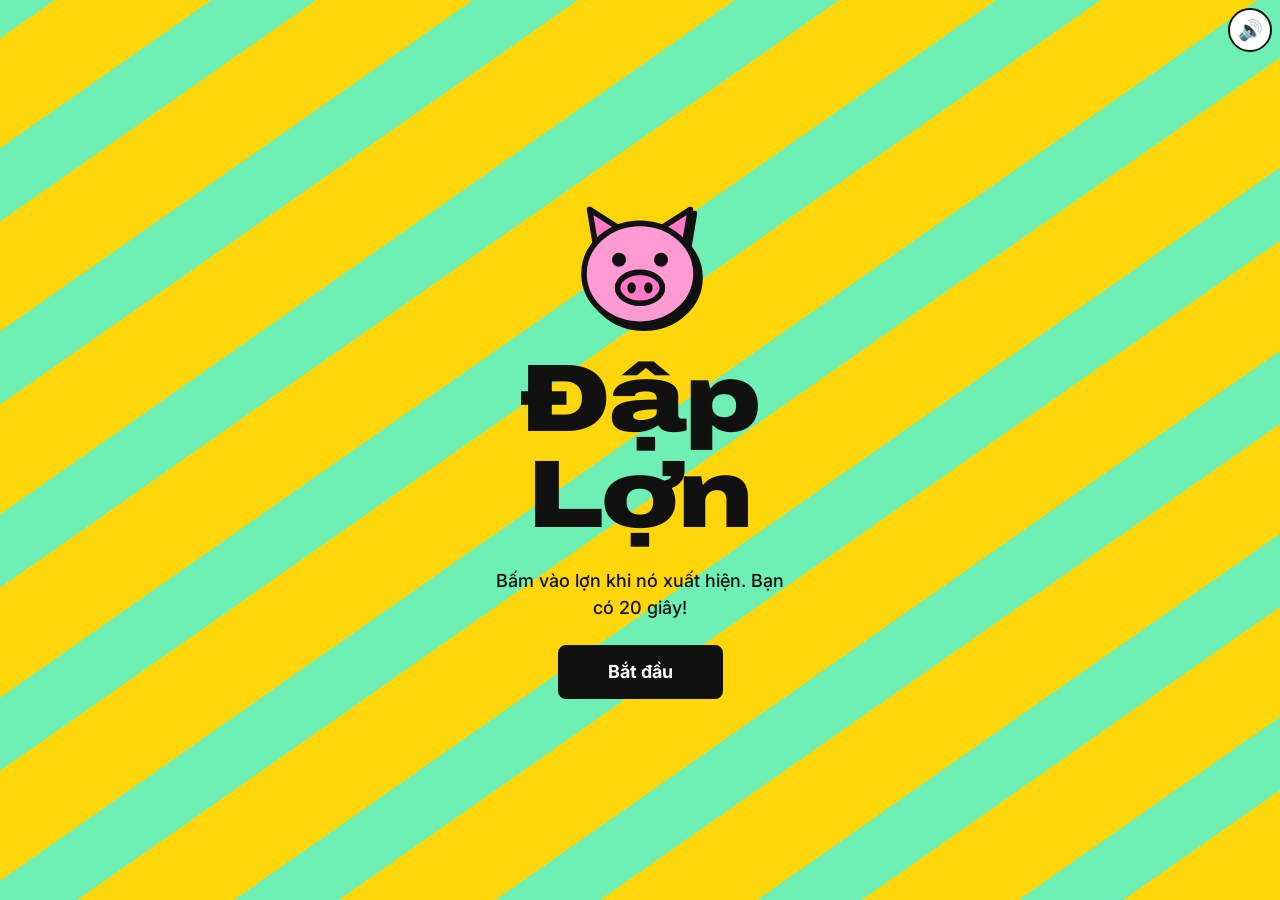
<file: app/index.html>
<!DOCTYPE html>
<html lang="vi">
<head>
<meta charset="UTF-8">
<meta name="viewport" content="width=device-width, initial-scale=1, viewport-fit=cover">
<meta name="theme-color" content="#FFD60A">
<title>Đập Lợn</title>
<link rel="stylesheet" href="style.css">
<link rel="icon" href="data:image/svg+xml,%3Csvg xmlns='http://www.w3.org/2000/svg' viewBox='0 0 100 100'%3E%3Ctext y='.9em' font-size='90'%3E%F0%9F%90%B7%3C/text%3E%3C/svg%3E">
</head>
<body>
<!-- Hình lợn SVG (docs/03 §4) -->
<svg width="0" height="0" style="position:absolute" aria-hidden="true" focusable="false">
  <symbol id="pig" viewBox="0 0 100 90">
    <path d="M18 30 L14 6 L36 20 Z" fill="#FF7AC6" stroke="#111" stroke-width="4" stroke-linejoin="round"/>
    <path d="M82 30 L86 6 L64 20 Z" fill="#FF7AC6" stroke="#111" stroke-width="4" stroke-linejoin="round"/>
    <ellipse cx="50" cy="52" rx="40" ry="36" fill="#FF9AD3" stroke="#111" stroke-width="4"/>
    <circle cx="35" cy="42" r="5" fill="#111"/>
    <circle cx="65" cy="42" r="5" fill="#111"/>
    <ellipse cx="50" cy="62" rx="16" ry="11" fill="#FF7AC6" stroke="#111" stroke-width="4"/>
    <ellipse cx="44" cy="62" rx="3" ry="4" fill="#111"/>
    <ellipse cx="56" cy="62" rx="3" ry="4" fill="#111"/>
  </symbol>
  <symbol id="pig-hit" viewBox="0 0 100 90">
    <path d="M18 30 L14 6 L36 20 Z" fill="#FF7AC6" stroke="#111" stroke-width="4" stroke-linejoin="round"/>
    <path d="M82 30 L86 6 L64 20 Z" fill="#FF7AC6" stroke="#111" stroke-width="4" stroke-linejoin="round"/>
    <ellipse cx="50" cy="52" rx="40" ry="36" fill="#FF9AD3" stroke="#111" stroke-width="4"/>
    <path d="M29 36 l12 12 M41 36 l-12 12 M59 36 l12 12 M71 36 l-12 12" stroke="#111" stroke-width="4" stroke-linecap="round"/>
    <circle cx="24" cy="60" r="6" fill="#F0383E" opacity=".6"/>
    <circle cx="76" cy="60" r="6" fill="#F0383E" opacity=".6"/>
    <ellipse cx="50" cy="64" rx="16" ry="11" fill="#FF7AC6" stroke="#111" stroke-width="4"/>
    <ellipse cx="44" cy="64" rx="3" ry="4" fill="#111"/>
    <ellipse cx="56" cy="64" rx="3" ry="4" fill="#111"/>
    <path d="M78 4 l3 8 8 1 -6 5 2 8 -7 -4 -7 4 2 -8 -6 -5 8 -1z" fill="#FFD60A" stroke="#111" stroke-width="2"/>
  </symbol>
</svg>

<div id="app" class="app" data-state="IDLE">
  <button id="mute" class="mute" type="button" aria-label="Tắt tiếng" aria-pressed="false">🔊</button>

  <!-- S1 · Bắt đầu -->
  <section id="s-start" class="screen screen--start" aria-labelledby="title">
    <div class="start-inner">
      <svg class="hero-pig" viewBox="0 0 100 90" aria-hidden="true"><use href="#pig"/></svg>
      <h1 id="title" class="title">Đập Lợn</h1>
      <p class="howto">Bấm vào lợn khi nó xuất hiện. Bạn có 20 giây!</p>
      <button id="btn-start" class="btn btn--lg" type="button">Bắt đầu</button>
      <p id="start-high" class="high" hidden>Kỷ lục: <span id="start-high-val">0</span></p>
    </div>
  </section>

  <!-- S3 · Chơi (S2 và S4 là lớp phủ bên trên) -->
  <section id="s-play" class="screen screen--play" hidden aria-label="Màn hình chơi">
    <div class="hud">
      <div class="hud-score">Điểm <span id="score">0</span></div>
      <div id="time-wrap" class="hud-time">⏱ <span id="time">20</span></div>
    </div>
    <div class="progress" aria-hidden="true"><span id="progress"></span></div>

    <div class="board">
      <div id="grid" class="grid locked">
        <button class="cell" type="button" tabindex="-1" aria-label="Ô 1" data-state="EMPTY" data-face="normal"><span class="pig"><svg viewBox="0 0 100 90" aria-hidden="true"><use class="face-normal" href="#pig"/><use class="face-hit" href="#pig-hit"/></svg></span></button>
        <button class="cell" type="button" tabindex="-1" aria-label="Ô 2" data-state="EMPTY" data-face="normal"><span class="pig"><svg viewBox="0 0 100 90" aria-hidden="true"><use class="face-normal" href="#pig"/><use class="face-hit" href="#pig-hit"/></svg></span></button>
        <button class="cell" type="button" tabindex="-1" aria-label="Ô 3" data-state="EMPTY" data-face="normal"><span class="pig"><svg viewBox="0 0 100 90" aria-hidden="true"><use class="face-normal" href="#pig"/><use class="face-hit" href="#pig-hit"/></svg></span></button>
        <button class="cell" type="button" tabindex="-1" aria-label="Ô 4" data-state="EMPTY" data-face="normal"><span class="pig"><svg viewBox="0 0 100 90" aria-hidden="true"><use class="face-normal" href="#pig"/><use class="face-hit" href="#pig-hit"/></svg></span></button>
        <button class="cell" type="button" tabindex="-1" aria-label="Ô 5" data-state="EMPTY" data-face="normal"><span class="pig"><svg viewBox="0 0 100 90" aria-hidden="true"><use class="face-normal" href="#pig"/><use class="face-hit" href="#pig-hit"/></svg></span></button>
        <button class="cell" type="button" tabindex="-1" aria-label="Ô 6" data-state="EMPTY" data-face="normal"><span class="pig"><svg viewBox="0 0 100 90" aria-hidden="true"><use class="face-normal" href="#pig"/><use class="face-hit" href="#pig-hit"/></svg></span></button>
        <button class="cell" type="button" tabindex="-1" aria-label="Ô 7" data-state="EMPTY" data-face="normal"><span class="pig"><svg viewBox="0 0 100 90" aria-hidden="true"><use class="face-normal" href="#pig"/><use class="face-hit" href="#pig-hit"/></svg></span></button>
        <button class="cell" type="button" tabindex="-1" aria-label="Ô 8" data-state="EMPTY" data-face="normal"><span class="pig"><svg viewBox="0 0 100 90" aria-hidden="true"><use class="face-normal" href="#pig"/><use class="face-hit" href="#pig-hit"/></svg></span></button>
        <button class="cell" type="button" tabindex="-1" aria-label="Ô 9" data-state="EMPTY" data-face="normal"><span class="pig"><svg viewBox="0 0 100 90" aria-hidden="true"><use class="face-normal" href="#pig"/><use class="face-hit" href="#pig-hit"/></svg></span></button>
      </div>
      <div id="ending" class="ending" hidden>Hết giờ!</div>
    </div>

    <!-- S2 · Đếm 3-2-1 -->
    <div id="ov-countdown" class="overlay" hidden>
      <div id="cd-label" class="cd" aria-live="assertive">3</div>
    </div>

    <!-- S4 · Tạm dừng -->
    <div id="ov-pause" class="overlay" hidden role="dialog" aria-modal="true" aria-labelledby="pause-title">
      <h2 id="pause-title" class="overlay-title">Tạm dừng</h2>
      <p id="pause-info" class="overlay-info"></p>
      <button id="btn-resume" class="btn btn--yellow btn--lg" type="button">Tiếp tục</button>
    </div>
  </section>

  <!-- S5 · Kết quả -->
  <section id="s-result" class="screen screen--result" hidden aria-labelledby="result-title">
    <div class="result-inner">
      <h2 id="result-title" class="title title--result">Hết giờ!</h2>
      <p class="result-label">Điểm của bạn</p>
      <p id="result-score" class="result-score">0</p>
      <p id="badge" class="badge" hidden>★ Kỷ lục mới!</p>
      <p class="high high--result">Kỷ lục: <span id="result-high">0</span></p>
      <div class="result-actions">
        <button id="btn-again" class="btn btn--yellow btn--lg" type="button">Chơi lại</button>
        <button id="btn-home" class="btn btn--ghost-light" type="button">Về màn hình chính</button>
      </div>
    </div>
  </section>

  <div id="sr" class="sr-only" aria-live="polite"></div>
</div>

<script src="game.js"></script>
</body>
</html>
</file>
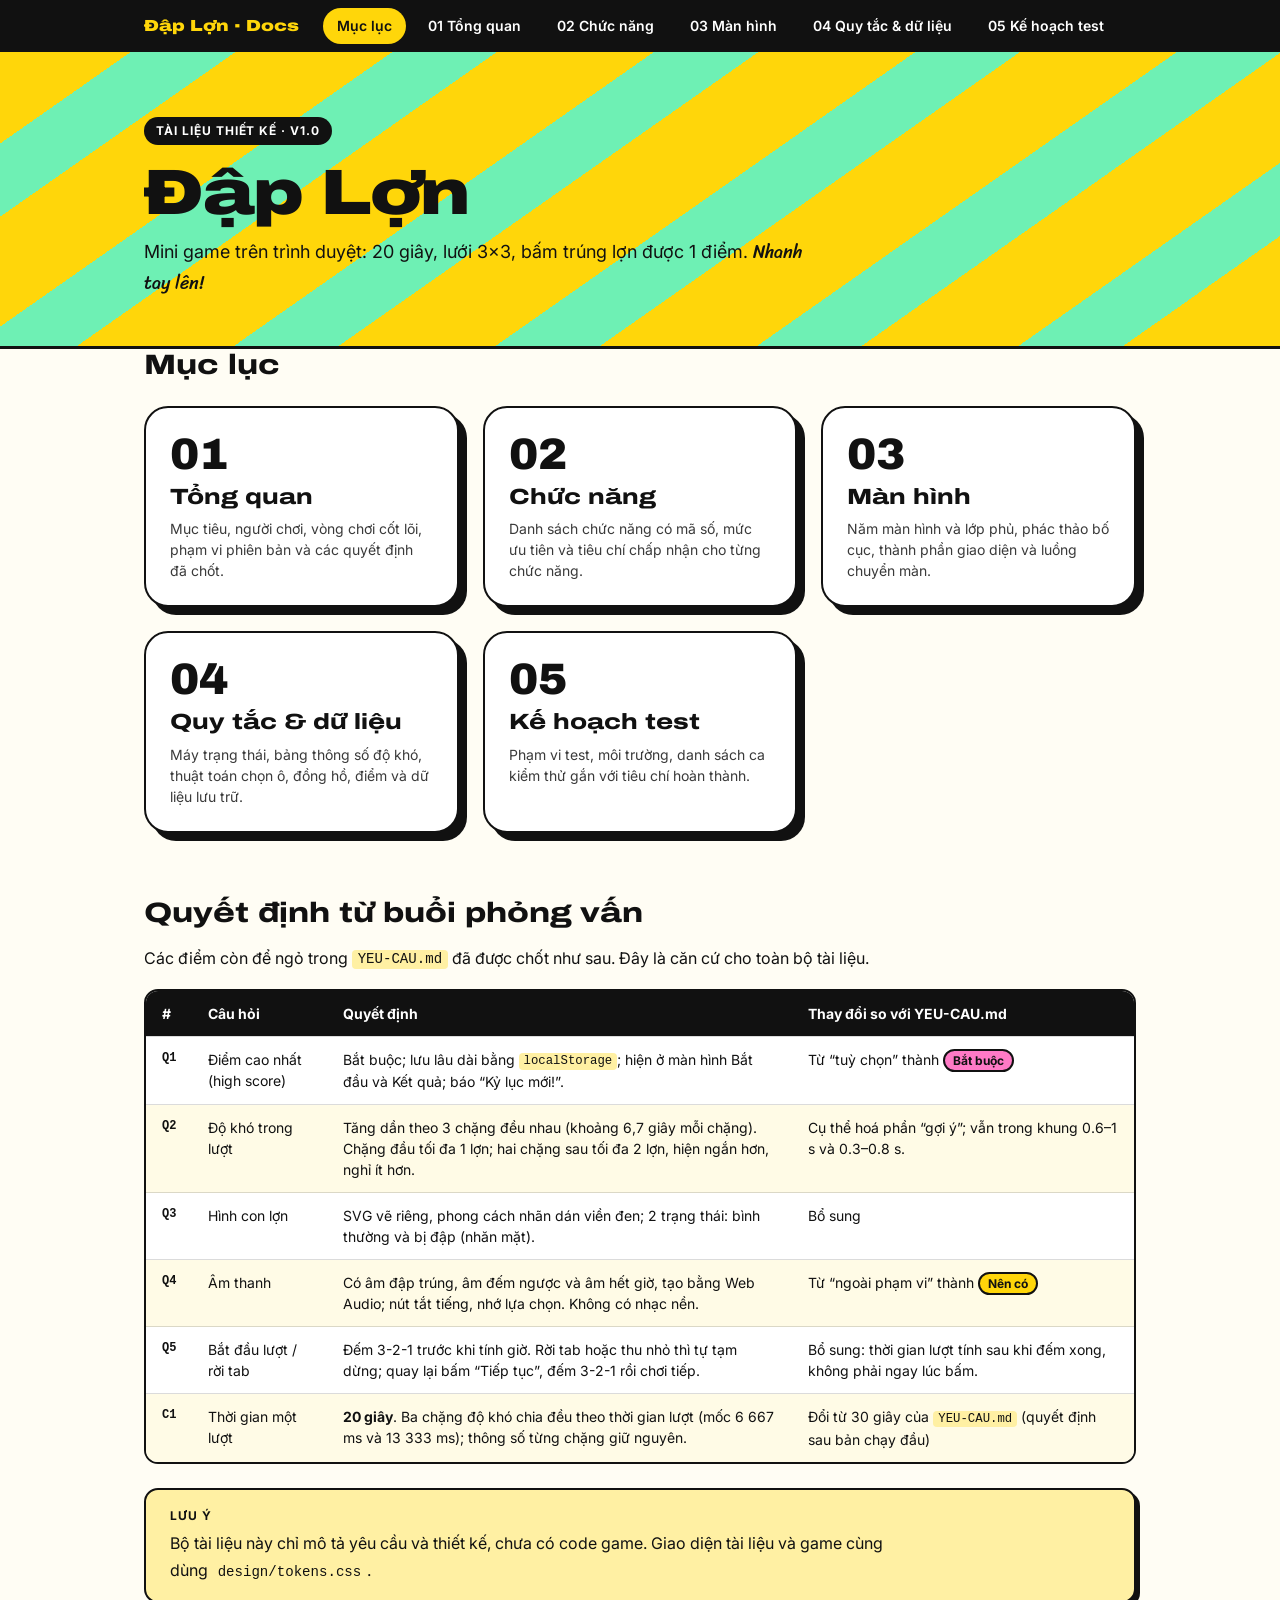
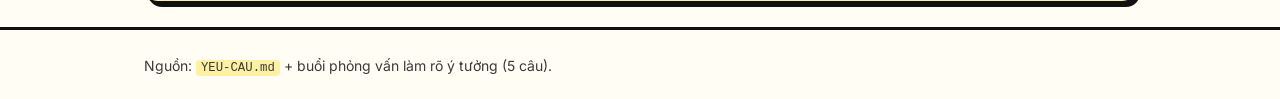
<file: docs/index.html>
<!DOCTYPE html>
<html lang="vi">
<head>
<meta charset="UTF-8">
<meta name="viewport" content="width=device-width, initial-scale=1">
<title>Mục lục — Tài liệu game Đập Lợn</title>
<link rel="stylesheet" href="docs.css">
</head>
<body>
<nav class="topnav" aria-label="Tài liệu">
  <div class="wrap">
    <a class="brand" href="index.html">Đập Lợn · Docs</a>
    <a class="nav" href="index.html" aria-current="page">Mục lục</a>
    <a class="nav" href="01-tong-quan.html">01 Tổng quan</a>
    <a class="nav" href="02-chuc-nang.html">02 Chức năng</a>
    <a class="nav" href="03-man-hinh.html">03 Màn hình</a>
    <a class="nav" href="04-quy-tac-du-lieu.html">04 Quy tắc &amp; dữ liệu</a>
    <a class="nav" href="05-ke-hoach-test.html">05 Kế hoạch test</a>
  </div>
</nav>

<header class="page-head">
  <div class="wrap">
    <span class="eyebrow">Tài liệu thiết kế · v1.0</span>
    <h1>Đập Lợn</h1>
    <p class="lead">Mini game trên trình duyệt: 20 giây, lưới 3×3, bấm trúng lợn được 1 điểm. <span class="script">Nhanh tay lên!</span></p>
  </div>
</header>

<main class="wrap">
  <h2>Mục lục</h2>
  <div class="cards">
    <a class="card" href="01-tong-quan.html"><span class="no">01</span><h3>Tổng quan</h3><p>Mục tiêu, người chơi, vòng chơi cốt lõi, phạm vi phiên bản và các quyết định đã chốt.</p></a>
    <a class="card" href="02-chuc-nang.html"><span class="no">02</span><h3>Chức năng</h3><p>Danh sách chức năng có mã số, mức ưu tiên và tiêu chí chấp nhận cho từng chức năng.</p></a>
    <a class="card" href="03-man-hinh.html"><span class="no">03</span><h3>Màn hình</h3><p>Năm màn hình và lớp phủ, phác thảo bố cục, thành phần giao diện và luồng chuyển màn.</p></a>
    <a class="card" href="04-quy-tac-du-lieu.html"><span class="no">04</span><h3>Quy tắc &amp; dữ liệu</h3><p>Máy trạng thái, bảng thông số độ khó, thuật toán chọn ô, đồng hồ, điểm và dữ liệu lưu trữ.</p></a>
    <a class="card" href="05-ke-hoach-test.html"><span class="no">05</span><h3>Kế hoạch test</h3><p>Phạm vi test, môi trường, danh sách ca kiểm thử gắn với tiêu chí hoàn thành.</p></a>
  </div>

  <h2>Quyết định từ buổi phỏng vấn</h2>
  <p>Các điểm còn để ngỏ trong <code>YEU-CAU.md</code> đã được chốt như sau. Đây là căn cứ cho toàn bộ tài liệu.</p>
  <div class="table-wrap">
    <table>
      <thead><tr><th>#</th><th>Câu hỏi</th><th>Quyết định</th><th>Thay đổi so với YEU-CAU.md</th></tr></thead>
      <tbody>
        <tr><td class="id">Q1</td><td>Điểm cao nhất (high score)</td><td>Bắt buộc; lưu lâu dài bằng <code>localStorage</code>; hiện ở màn hình Bắt đầu và Kết quả; báo “Kỷ lục mới!”.</td><td>Từ “tuỳ chọn” thành <span class="tag must">Bắt buộc</span></td></tr>
        <tr><td class="id">Q2</td><td>Độ khó trong lượt</td><td>Tăng dần theo 3 chặng đều nhau (khoảng 6,7 giây mỗi chặng). Chặng đầu tối đa 1 lợn; hai chặng sau tối đa 2 lợn, hiện ngắn hơn, nghỉ ít hơn.</td><td>Cụ thể hoá phần “gợi ý”; vẫn trong khung 0.6–1 s và 0.3–0.8 s.</td></tr>
        <tr><td class="id">Q3</td><td>Hình con lợn</td><td>SVG vẽ riêng, phong cách nhãn dán viền đen; 2 trạng thái: bình thường và bị đập (nhăn mặt).</td><td>Bổ sung</td></tr>
        <tr><td class="id">Q4</td><td>Âm thanh</td><td>Có âm đập trúng, âm đếm ngược và âm hết giờ, tạo bằng Web Audio; nút tắt tiếng, nhớ lựa chọn. Không có nhạc nền.</td><td>Từ “ngoài phạm vi” thành <span class="tag should">Nên có</span></td></tr>
        <tr><td class="id">Q5</td><td>Bắt đầu lượt / rời tab</td><td>Đếm 3-2-1 trước khi tính giờ. Rời tab hoặc thu nhỏ thì tự tạm dừng; quay lại bấm “Tiếp tục”, đếm 3-2-1 rồi chơi tiếp.</td><td>Bổ sung: thời gian lượt tính sau khi đếm xong, không phải ngay lúc bấm.</td></tr>
        <tr><td class="id">C1</td><td>Thời gian một lượt</td><td><strong>20 giây</strong>. Ba chặng độ khó chia đều theo thời gian lượt (mốc 6 667 ms và 13 333 ms); thông số từng chặng giữ nguyên.</td><td>Đổi từ 30 giây của <code>YEU-CAU.md</code> (quyết định sau bản chạy đầu)</td></tr>
      </tbody>
    </table>
  </div>

  <div class="callout warn">
    <span class="eyebrow">Lưu ý</span>
    <p>Bộ tài liệu này chỉ mô tả yêu cầu và thiết kế, chưa có code game. Giao diện tài liệu và game cùng dùng <code>design/tokens.css</code>.</p>
  </div>
</main>

<footer class="site"><div class="wrap">Nguồn: <code>YEU-CAU.md</code> + buổi phỏng vấn làm rõ ý tưởng (5 câu).</div></footer>
</body>
</html>
</file>
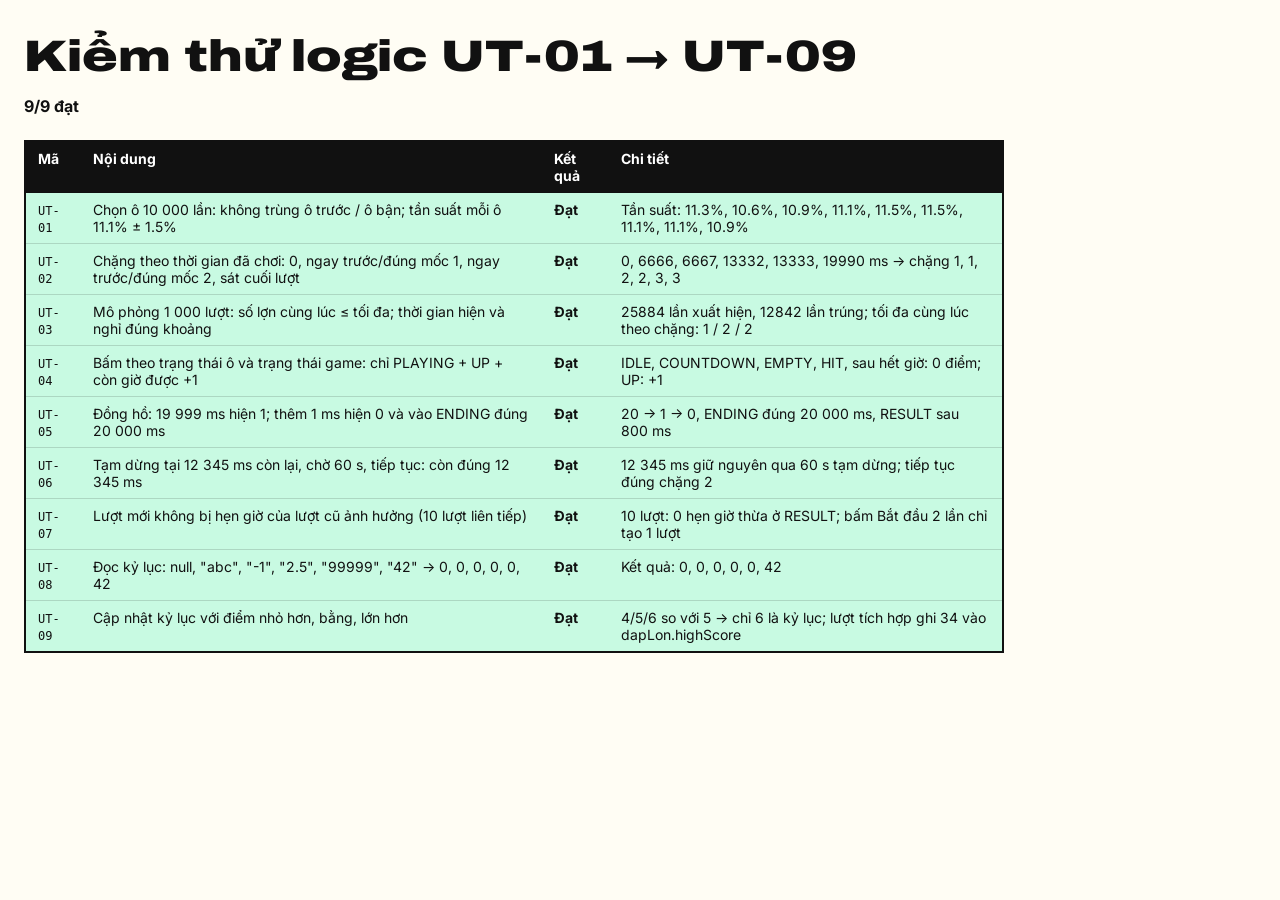
<file: app/tests.html>
<!DOCTYPE html>
<html lang="vi">
<head>
<meta charset="UTF-8">
<meta name="viewport" content="width=device-width, initial-scale=1">
<title>Kiểm thử logic — Đập Lợn</title>
<link rel="stylesheet" href="../design/tokens.css">
<link rel="icon" href="data:image/svg+xml,%3Csvg xmlns='http://www.w3.org/2000/svg' viewBox='0 0 100 100'%3E%3Ctext y='.9em' font-size='90'%3E%F0%9F%A7%AA%3C/text%3E%3C/svg%3E">
<style>
  body { margin: 0; padding: var(--space-6) var(--space-5); background: var(--bg-page); font-family: var(--font-body); color: var(--text-primary); }
  h1 { font-family: var(--font-display); font-stretch: var(--font-stretch-wide); font-weight: var(--weight-black); font-size: var(--text-3xl); margin: 0 0 var(--space-2); }
  #summary { font-weight: var(--weight-bold); margin-bottom: var(--space-5); }
  table { width: 100%; max-width: 980px; border-collapse: collapse; background: var(--color-white); border: var(--border-width) solid var(--color-ink); font-size: var(--text-sm); }
  th, td { text-align: left; vertical-align: top; padding: var(--space-2) var(--space-3); border-bottom: 1px solid rgba(17,17,17,.15); }
  th { background: var(--color-ink); color: var(--color-white); }
  .pass { background: var(--color-mint-200); }
  .fail { background: #FFD9D9; }
  code { font-family: var(--font-mono); font-size: var(--text-xs); }
</style>
</head>
<body>
<h1>Kiểm thử logic UT-01 → UT-09</h1>
<p id="summary">Đang chạy…</p>
<table>
  <thead><tr><th>Mã</th><th>Nội dung</th><th>Kết quả</th><th>Chi tiết</th></tr></thead>
  <tbody id="rows"></tbody>
</table>

<script src="game.js"></script>
<script>
"use strict";
var D = window.DapLon;
var C = D.CONST;

/* ---------- Đồng hồ giả + hẹn giờ giả ---------- */
function FakeClock() {
  var t = 0, seq = 0, q = [];
  var c = {
    now: function () { return t; },
    setTimeout: function (fn, ms) { var id = ++seq; q.push({ id: id, at: t + Math.max(0, ms), fn: fn, n: id }); return id; },
    clearTimeout: function (id) { q = q.filter(function (x) { return x.id !== id; }); },
    pending: function () { return q.length; },
    nextAt: function () { return q.length ? Math.min.apply(null, q.map(function (x) { return x.at; })) : Infinity; },
    // Chạy mọi hẹn giờ có thời điểm <= target theo thứ tự, gọi onStep sau mỗi hẹn giờ
    advanceTo: function (target, onStep) {
      for (;;) {
        if (!q.length) break;
        q.sort(function (a, b) { return a.at - b.at || a.n - b.n; });
        if (q[0].at > target) break;
        var job = q.shift();
        t = job.at;
        job.fn();
        if (onStep) onStep();
      }
      t = Math.max(t, target);
    },
    advance: function (ms, onStep) { c.advanceTo(t + ms, onStep); },
    set: function (v) { t = v; }
  };
  return c;
}

// Hàm ngẫu nhiên có hạt giống (mulberry32) để kết quả lặp lại được
function seeded(seed) {
  return function () {
    seed |= 0; seed = seed + 0x6D2B79F5 | 0;
    var r = Math.imul(seed ^ seed >>> 15, 1 | seed);
    r = r + Math.imul(r ^ r >>> 7, 61 | r) ^ r;
    return ((r ^ r >>> 14) >>> 0) / 4294967296;
  };
}

function memStorage(init) {
  var m = Object.assign({}, init || {});
  return { getItem: function (k) { return k in m ? m[k] : null; }, setItem: function (k, v) { m[k] = String(v); }, data: m };
}

function newGame(clock, seed, storage) {
  return D.createGame({ now: clock.now, setTimeout: clock.setTimeout, clearTimeout: clock.clearTimeout, random: seeded(seed || 1), storage: storage || memStorage() });
}
var COUNTDOWN_MS = C.COUNTDOWN_STEPS.reduce(function (s, x) { return s + x[1]; }, 0);

// Chạy tới khi đang PLAYING (qua đếm ngược)
function toPlaying(g, clock) { clock.advance(COUNTDOWN_MS); if (g.state !== "PLAYING") throw new Error("không vào PLAYING, state=" + g.state); }

/* ---------- Bộ chạy ---------- */
var results = [];
function test(id, title, fn) {
  var r = { id: id, title: title };
  try { var d = fn(); r.ok = true; r.detail = d || ""; }
  catch (e) { r.ok = false; r.detail = e.message; }
  results.push(r);
}
function assert(cond, msg) { if (!cond) throw new Error(msg); }

/* ---------- UT-01 ---------- */
test("UT-01", "Chọn ô 10 000 lần: không trùng ô trước / ô bận; tần suất mỗi ô 11.1% ± 1.5%", function () {
  var rnd = seeded(42), last = null, count = new Array(9).fill(0), N = 10000;
  for (var n = 0; n < N; n++) {
    var cells = [];
    for (var i = 0; i < 9; i++) cells.push({ state: "EMPTY" });
    // 0–2 ô bận ngẫu nhiên (không tính ô trước)
    var busyN = Math.floor(rnd() * 3), busy = [];
    while (busy.length < busyN) { var b = Math.floor(rnd() * 9); if (b !== last && busy.indexOf(b) < 0) { busy.push(b); cells[b].state = rnd() < 0.5 ? "UP" : "HIT"; } }
    var p = D.pickCell(cells, last, rnd);
    assert(p !== null, "không chọn được ô");
    assert(p !== last, "trùng ô trước ở lần " + n);
    assert(busy.indexOf(p) < 0, "chọn trúng ô bận ở lần " + n);
    count[p]++; last = p;
  }
  var pct = count.map(function (c) { return c / N * 100; });
  pct.forEach(function (x, i) { assert(Math.abs(x - 100 / 9) <= 1.5, "ô " + i + " = " + x.toFixed(2) + "%"); });
  return "Tần suất: " + pct.map(function (x) { return x.toFixed(1) + "%"; }).join(", ");
});

/* ---------- UT-02 ---------- */
test("UT-02", "Chặng theo thời gian đã chơi: 0, ngay trước/đúng mốc 1, ngay trước/đúng mốc 2, sát cuối lượt", function () {
  var b1 = D.PHASES[1].from, b2 = D.PHASES[2].from;
  assert(b1 === 6667 && b2 === 13333 && D.PHASES[2].to === C.ROUND_MS, "mốc chặng " + b1 + ", " + b2 + ", " + D.PHASES[2].to);
  var input = [0, b1 - 1, b1, b2 - 1, b2, C.ROUND_MS - 10], expect = [1, 1, 2, 2, 3, 3];
  var got = input.map(function (ms) { return D.phaseFor(ms).id; });
  assert(JSON.stringify(got) === JSON.stringify(expect), "nhận " + got.join(","));
  return input.join(", ") + " ms → chặng " + got.join(", ");
});

/* ---------- UT-03 ---------- */
test("UT-03", "Mô phỏng 1 000 lượt: số lợn cùng lúc ≤ tối đa; thời gian hiện và nghỉ đúng khoảng", function () {
  var spawns = 0, hits = 0, maxSeen = [0, 0, 0, 0], late = 0;
  for (var r = 0; r < 1000; r++) {
    var clock = FakeClock(), g = newGame(clock, r + 1), rnd = seeded(9000 + r);
    g.on("schedule", function (gap, phaseId) {
      var p = D.PHASES[phaseId - 1];
      assert(gap >= p.gap[0] && gap <= p.gap[1], "khoảng nghỉ " + gap.toFixed(0) + " ngoài khoảng chặng " + phaseId);
    });
    g.on("spawn", function (idx, showMs, phaseId, busy) {
      spawns++;
      var p = D.PHASES[phaseId - 1];
      assert(showMs >= p.show[0] && showMs <= p.show[1], "thời gian hiện " + showMs.toFixed(0) + " ngoài khoảng chặng " + phaseId);
      assert(busy <= p.max, "chặng " + phaseId + " có " + busy + " lợn");
      var expPhase = D.phaseFor(C.ROUND_MS - g.remaining()).id;
      assert(expPhase === phaseId, "sai chặng");
      if (g.remaining() < C.MIN_REMAINING_TO_SPAWN_MS) late++;
      maxSeen[phaseId] = Math.max(maxSeen[phaseId], busy);
      // 50% số lợn bị đập vào một lúc ngẫu nhiên khi đang hiện
      if (rnd() < 0.5) {
        var when = rnd() * showMs * 0.95;
        clock.setTimeout(function () { if (g.hit(idx)) hits++; }, when);
      }
    });
    g.start();
    toPlaying(g, clock);
    var guard = 0;
    while (g.state === "PLAYING" && guard++ < 10000) {
      var target = Math.min(clock.nextAt(), clock.now() + 16);
      clock.advanceTo(target);
      g.tick();
    }
    assert(g.state === "ENDING", "lượt " + r + " không kết thúc");
  }
  assert(late === 0, late + " lợn sinh khi còn < 300 ms");
  assert(maxSeen[1] === 1 && maxSeen[2] === 2 && maxSeen[3] === 2, "tối đa quan sát được: " + maxSeen.slice(1).join("/"));
  return spawns + " lần xuất hiện, " + hits + " lần trúng; tối đa cùng lúc theo chặng: " + maxSeen.slice(1).join(" / ");
});

/* ---------- UT-04 ---------- */
test("UT-04", "Bấm theo trạng thái ô và trạng thái game: chỉ PLAYING + UP + còn giờ được +1", function () {
  var clock = FakeClock(), g = newGame(clock, 7);
  assert(g.hit(0) === false, "IDLE vẫn tính điểm");
  g.start();
  assert(g.hit(0) === false && g.score === 0, "COUNTDOWN vẫn tính điểm");
  toPlaying(g, clock);
  clock.advance(C.FIRST_SPAWN_DELAY_MS);
  var up = g.cells.findIndex(function (c) { return c.state === "UP"; });
  assert(up >= 0, "không có lợn sau 300 ms");
  var empty = g.cells.findIndex(function (c) { return c.state === "EMPTY"; });
  assert(g.hit(empty) === false && g.score === 0, "ô EMPTY được điểm");
  assert(g.hit(up) === true && g.score === 1, "ô UP không được +1");
  assert(g.cells[up].state === "HIT", "ô không chuyển HIT");
  assert(g.hit(up) === false && g.hit(up) === false && g.score === 1, "ô HIT được điểm thêm");
  // Lợn hết thời gian hiện thì không còn tính
  // Chặng 1: hiện tối đa 1 000 ms, nghỉ ≥ 600 ms, nên sau 1 001 ms ô đó chắc chắn đã EMPTY
  var clk = FakeClock(), g2 = newGame(clk, 8);
  g2.start(); toPlaying(g2, clk); clk.advance(C.FIRST_SPAWN_DELAY_MS);
  var i2 = g2.cells.findIndex(function (c) { return c.state === "UP"; });
  clk.advance(1001);
  assert(g2.cells[i2].state === "EMPTY", "lợn chưa thụt xuống");
  assert(g2.hit(i2) === false && g2.score === 0, "lợn đã thụt xuống vẫn được điểm");
  // Hết giờ nhưng khung hình chưa cập nhật
  var clk3 = FakeClock(), g3 = newGame(clk3, 9);
  g3.start(); toPlaying(g3, clk3);
  var guard = 0;
  while (!g3.cells.some(function (c) { return c.state === "UP"; }) && guard++ < 100) clk3.advanceTo(clk3.nextAt());
  var i3 = g3.cells.findIndex(function (c) { return c.state === "UP"; });
  clk3.set(g3.endAt + 1);
  assert(g3.hit(i3) === false, "bấm sau hết giờ vẫn được điểm");
  assert(g3.state === "ENDING", "không chuyển ENDING");
  return "IDLE, COUNTDOWN, EMPTY, HIT, sau hết giờ: 0 điểm; UP: +1";
});

/* ---------- UT-05 ---------- */
test("UT-05", "Đồng hồ: 19 999 ms hiện 1; thêm 1 ms hiện 0 và vào ENDING đúng 20 000 ms", function () {
  var clock = FakeClock(), g = newGame(clock, 3), total = C.ROUND_MS;
  assert(total === 20000, "ROUND_MS = " + total);
  g.start(); toPlaying(g, clock);
  var t0 = clock.now();
  assert(g.displaySeconds() === 20, "lúc đầu hiện " + g.displaySeconds());
  clock.advanceTo(t0 + total - 1, function () { g.tick(); });
  g.tick();
  assert(g.state === "PLAYING", "kết thúc sớm");
  assert(g.displaySeconds() === 1, (total - 1) + " ms hiện " + g.displaySeconds());
  clock.advanceTo(t0 + total);
  g.tick();
  assert(g.displaySeconds() === 0, total + " ms hiện " + g.displaySeconds());
  assert(g.state === "ENDING", "không vào ENDING");
  clock.advance(C.ENDING_MS);
  assert(g.state === "RESULT", "không sang RESULT sau 800 ms");
  return "20 → 1 → 0, ENDING đúng 20 000 ms, RESULT sau 800 ms";
});

/* ---------- UT-06 ---------- */
test("UT-06", "Tạm dừng tại 12 345 ms còn lại, chờ 60 s, tiếp tục: còn đúng 12 345 ms", function () {
  var clock = FakeClock(), g = newGame(clock, 5);
  g.start(); toPlaying(g, clock);
  clock.advanceTo(g.endAt - 12345, function () { g.tick(); });
  assert(g.pause() === true && g.state === "PAUSED", "không tạm dừng được");
  assert(g.remainingMs === 12345, "lưu " + g.remainingMs);
  assert(g.cells.every(function (c) { return c.state === "EMPTY"; }), "còn lợn khi tạm dừng");
  assert(clock.pending() === 0, "còn " + clock.pending() + " hẹn giờ khi tạm dừng");
  var scoreBefore = g.score;
  clock.advance(60000);
  assert(g.remainingMs === 12345, "thời gian bị trừ khi tạm dừng");
  g.resume();
  assert(g.state === "COUNTDOWN", "không đếm lại 3-2-1");
  clock.advance(COUNTDOWN_MS);
  assert(g.state === "PLAYING", "không vào PLAYING");
  assert(Math.round(g.remaining()) === 12345, "còn " + g.remaining());
  assert(g.displaySeconds() === 13, "hiện " + g.displaySeconds());
  assert(D.phaseFor(C.ROUND_MS - g.remaining()).id === 2, "sai chặng sau khi tiếp tục");
  assert(g.score === scoreBefore, "điểm thay đổi");
  // Rời tab trong lúc đếm ngược
  var c2 = FakeClock(), g2 = newGame(c2, 6);
  g2.start(); c2.advance(1500);
  assert(g2.pause() && g2.state === "PAUSED" && g2.remainingMs === C.ROUND_MS, "tạm dừng khi đếm ngược sai");
  return "12 345 ms giữ nguyên qua 60 s tạm dừng; tiếp tục đúng chặng 2";
});

/* ---------- UT-07 ---------- */
test("UT-07", "Lượt mới không bị hẹn giờ của lượt cũ ảnh hưởng (10 lượt liên tiếp)", function () {
  var clock = FakeClock(), g = newGame(clock, 11);
  for (var r = 0; r < 10; r++) {
    assert(g.start() === true, "không bắt đầu được lượt " + (r + 1));
    assert(g.score === 0 && g.remainingMs === C.ROUND_MS, "lượt " + (r + 1) + " không đặt lại");
    assert(clock.pending() === 1, "lượt " + (r + 1) + " có " + clock.pending() + " hẹn giờ ngay khi bắt đầu");
    toPlaying(g, clock);
    var t0 = clock.now();
    while (g.state === "PLAYING") { clock.advanceTo(Math.min(clock.nextAt(), clock.now() + 16)); g.tick(); }
    assert(Math.round(clock.now() - t0) <= C.ROUND_MS + 16, "lượt " + (r + 1) + " dài " + (clock.now() - t0));
    clock.advance(C.ENDING_MS);
    assert(g.state === "RESULT", "không tới RESULT");
    assert(clock.pending() === 0, "lượt " + (r + 1) + " còn " + clock.pending() + " hẹn giờ ở RESULT");
  }
  // Bấm Bắt đầu 2 lần liên tiếp
  var c2 = FakeClock(), g2 = newGame(c2, 12);
  assert(g2.start() === true && g2.start() === false, "bấm 2 lần tạo 2 lượt");
  assert(c2.pending() === 1, "bấm 2 lần tạo " + c2.pending() + " hẹn giờ");
  return "10 lượt: 0 hẹn giờ thừa ở RESULT; bấm Bắt đầu 2 lần chỉ tạo 1 lượt";
});

/* ---------- UT-08 ---------- */
test("UT-08", "Đọc kỷ lục: null, \"abc\", \"-1\", \"2.5\", \"99999\", \"42\" → 0, 0, 0, 0, 0, 42", function () {
  var input = [null, "abc", "-1", "2.5", "99999", "42"];
  var got = input.map(D.parseHighScore);
  assert(JSON.stringify(got) === "[0,0,0,0,0,42]", "nhận " + JSON.stringify(got));
  var g = D.createGame({ storage: memStorage({ "dapLon.highScore": "abc" }) });
  assert(g.highScore === 0, "game đọc dữ liệu hỏng thành " + g.highScore);
  return "Kết quả: " + got.join(", ");
});

/* ---------- UT-09 ---------- */
test("UT-09", "Cập nhật kỷ lục với điểm nhỏ hơn, bằng, lớn hơn", function () {
  var a = D.updateHighScore(4, 5), b = D.updateHighScore(5, 5), c = D.updateHighScore(6, 5);
  assert(!a.isNew && a.high === 5, "nhỏ hơn");
  assert(!b.isNew && b.high === 5, "bằng");
  assert(c.isNew && c.high === 6, "lớn hơn");
  // Tích hợp: chơi 1 lượt, đập trúng vài lợn, kiểm tra ghi vào lưu trữ
  var st = memStorage({ "dapLon.highScore": "0" }), clock = FakeClock(), g = newGame(clock, 21, st);
  g.on("spawn", function (idx) { clock.setTimeout(function () { g.hit(idx); }, 100); });
  g.start(); toPlaying(g, clock);
  while (g.state === "PLAYING") { clock.advanceTo(Math.min(clock.nextAt(), clock.now() + 16)); g.tick(); }
  assert(g.score > 0, "không ghi được điểm nào");
  assert(g.isNewRecord && st.data["dapLon.highScore"] === String(g.score), "không lưu kỷ lục mới");
  // Lượt sau không đập: không phải kỷ lục, lưu trữ giữ nguyên
  clock.advance(C.ENDING_MS);
  var saved = st.data["dapLon.highScore"];
  var g2 = newGame(FakeClock(), 22, st);
  assert(g2.highScore === Number(saved), "lượt sau đọc kỷ lục sai");
  return "4/5/6 so với 5 → chỉ 6 là kỷ lục; lượt tích hợp ghi " + saved + " vào dapLon.highScore";
});

/* ---------- Hiển thị ---------- */
var pass = results.filter(function (r) { return r.ok; }).length;
document.getElementById("summary").textContent = pass + "/" + results.length + " đạt";
document.getElementById("rows").innerHTML = results.map(function (r) {
  return '<tr class="' + (r.ok ? "pass" : "fail") + '"><td><code>' + r.id + "</code></td><td>" + r.title + "</td><td><strong>" + (r.ok ? "Đạt" : "Không đạt") + "</strong></td><td>" + String(r.detail).replace(/</g, "&lt;") + "</td></tr>";
}).join("");
window.TEST_RESULTS = results;
</script>
</body>
</html>
</file>
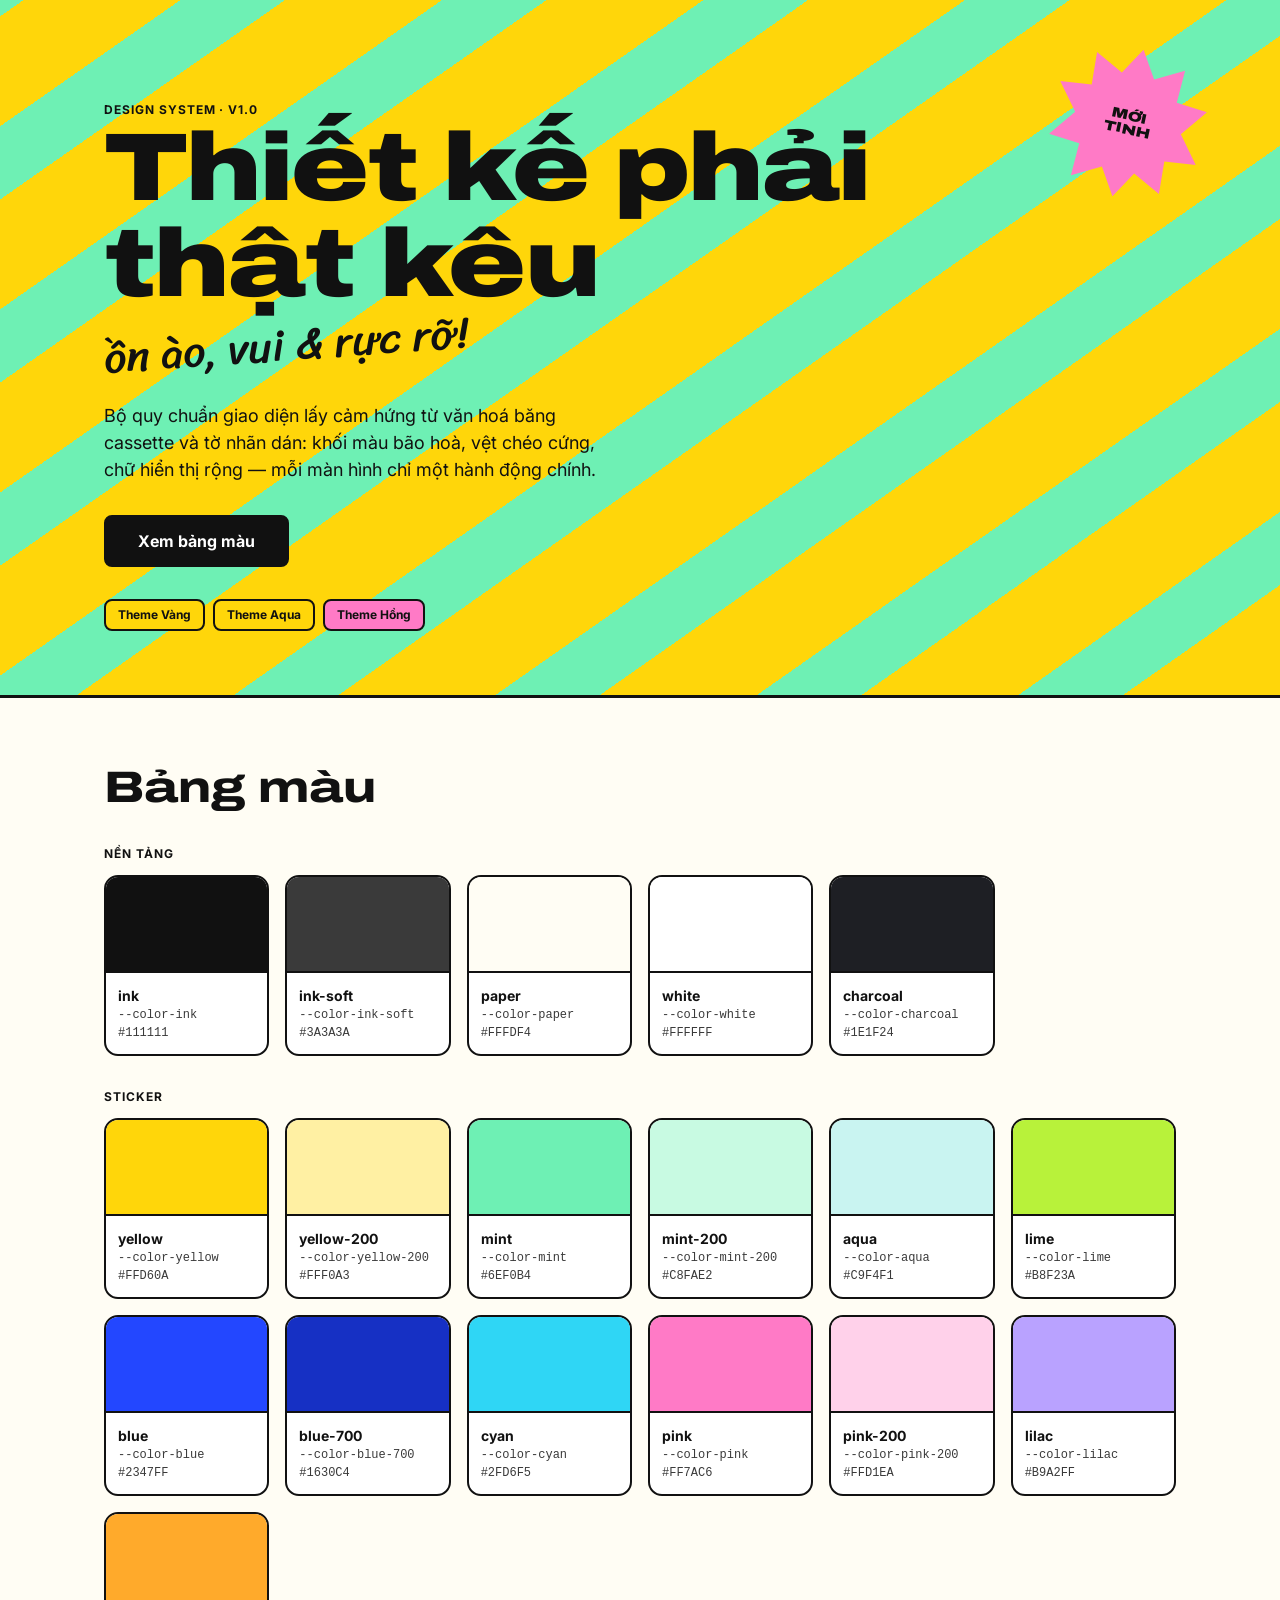
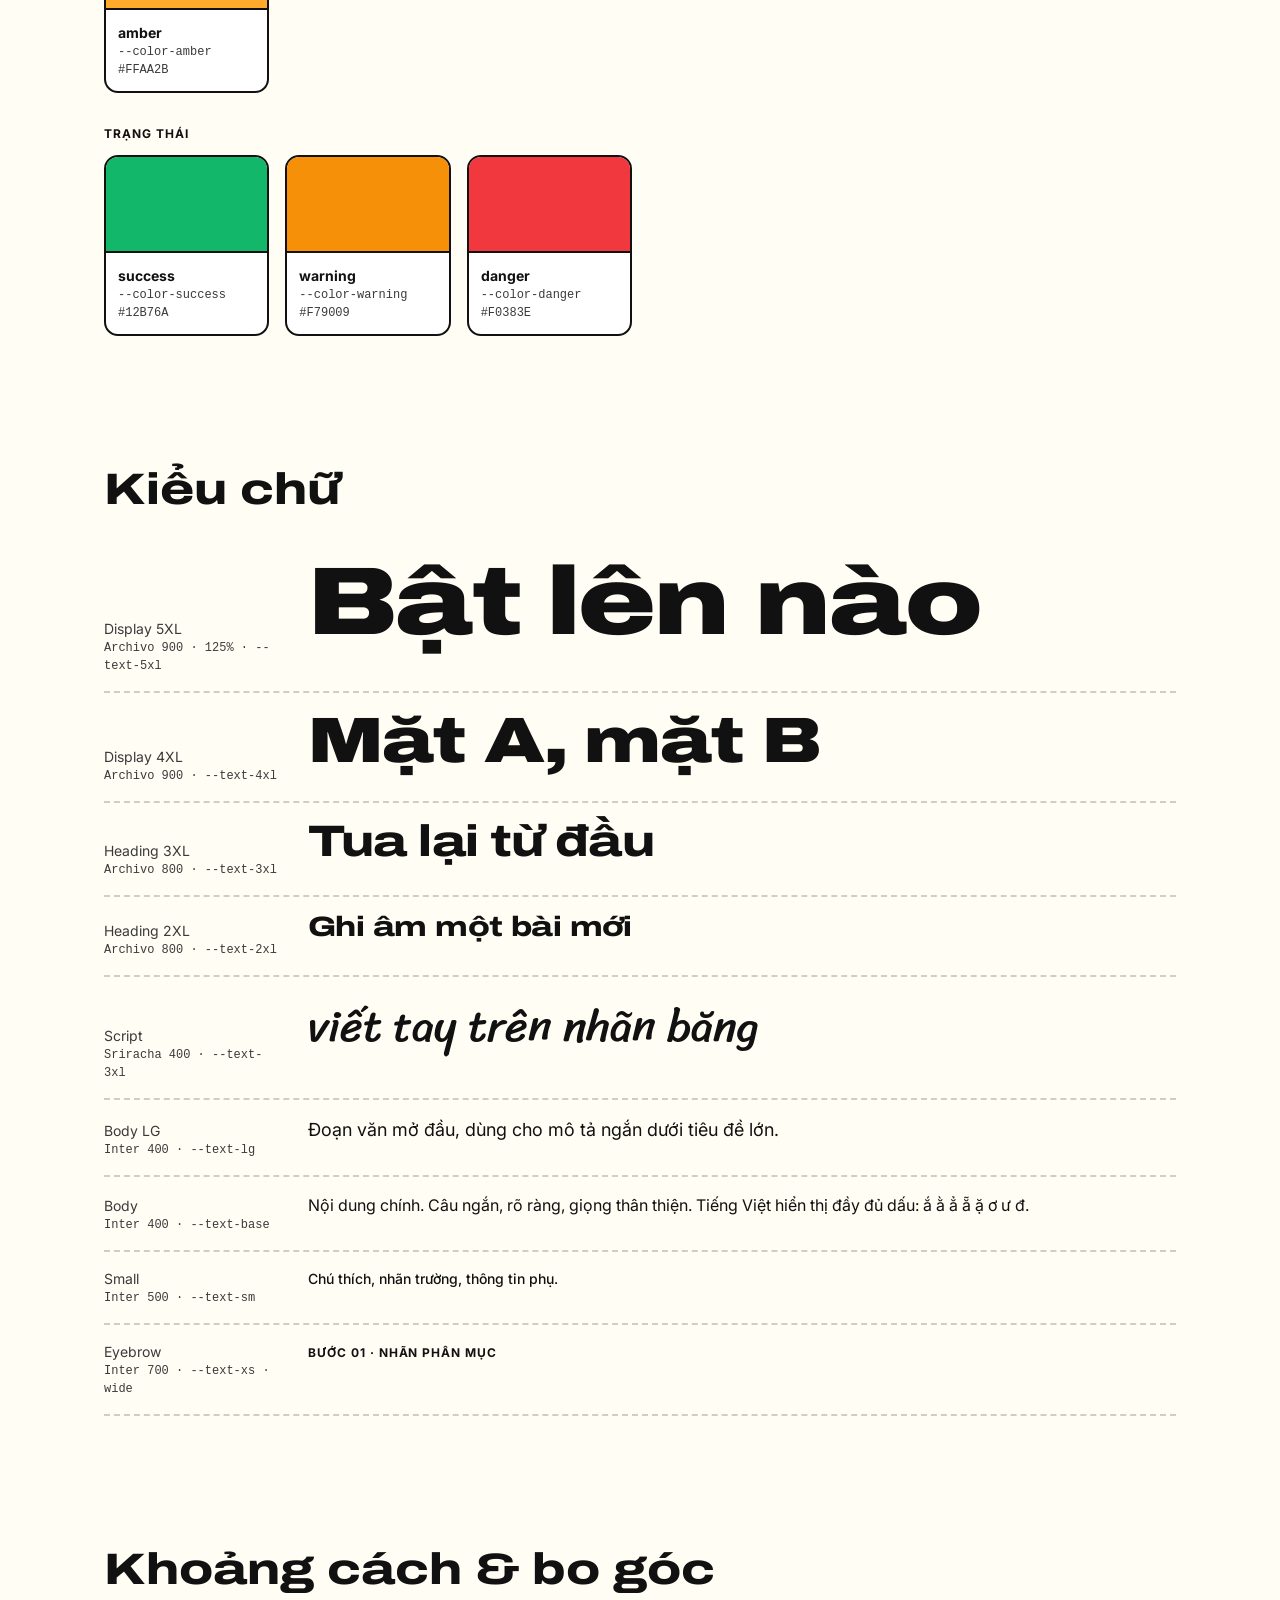
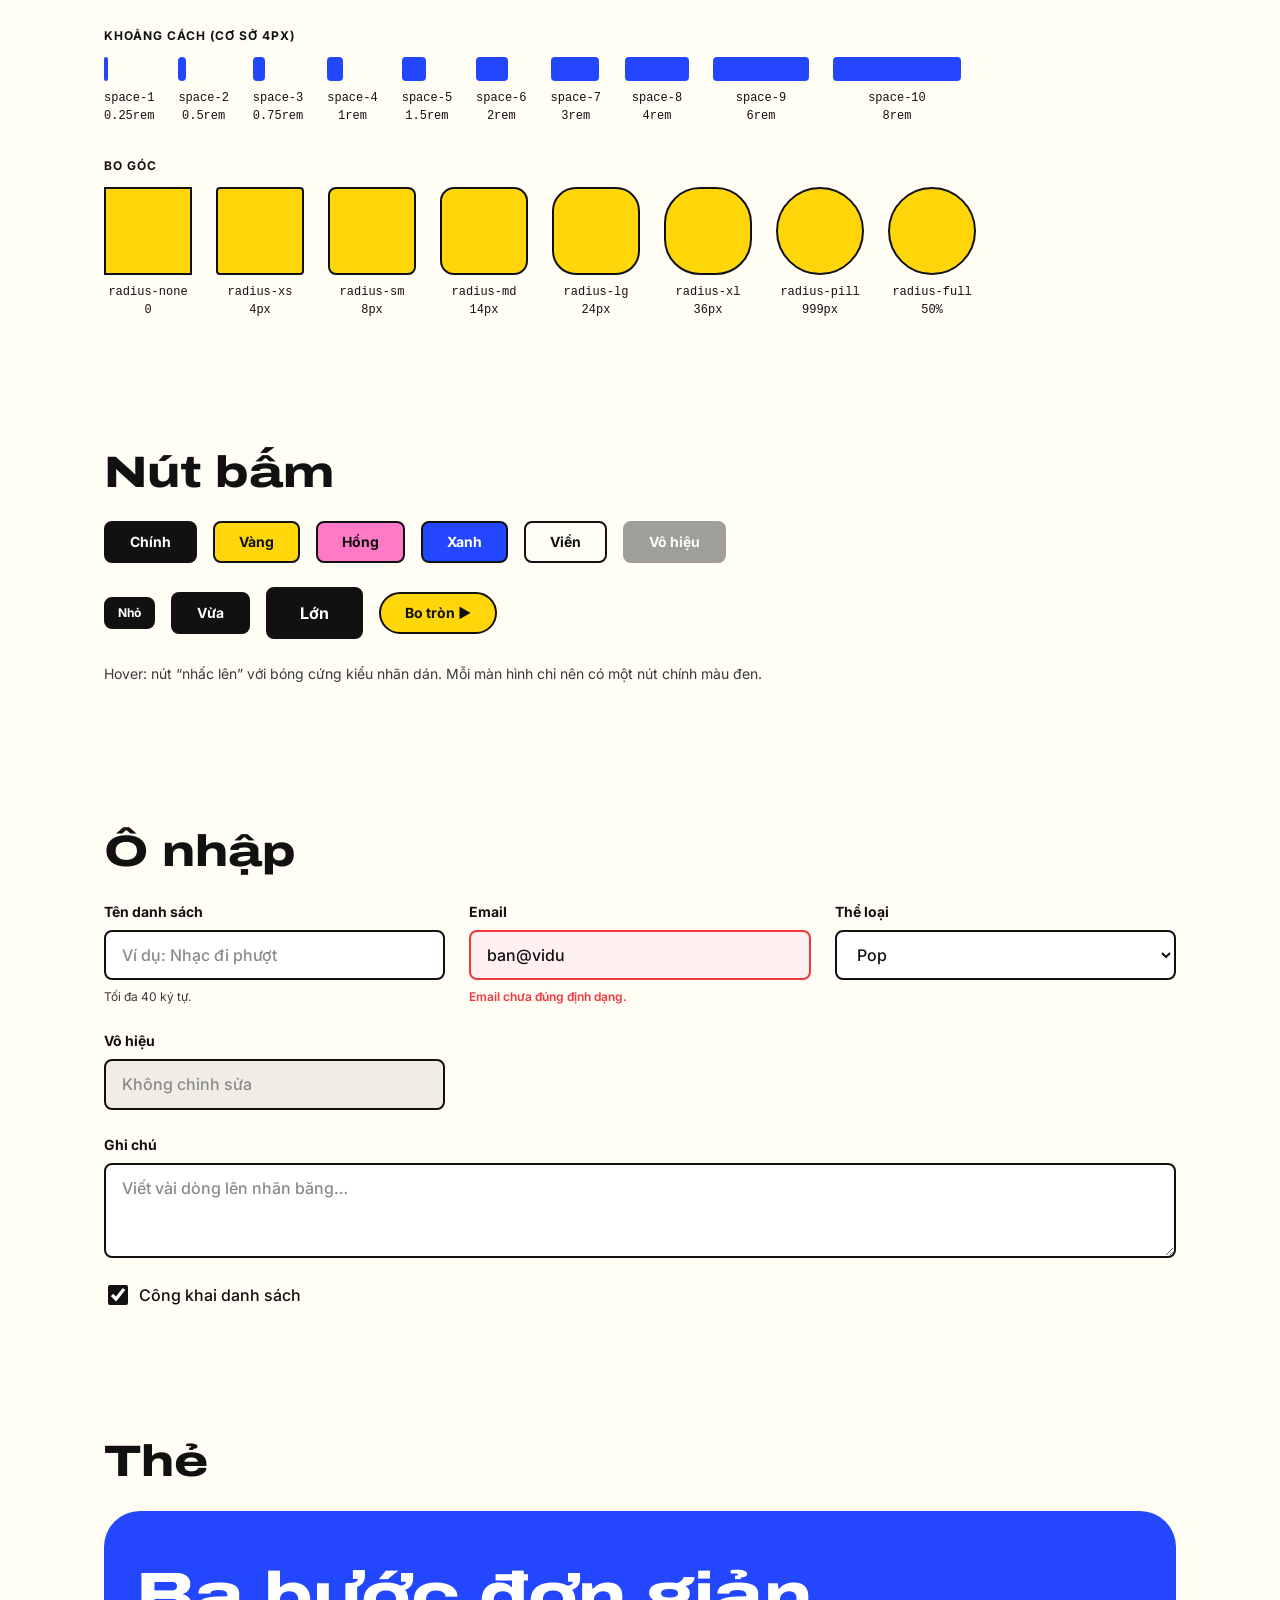
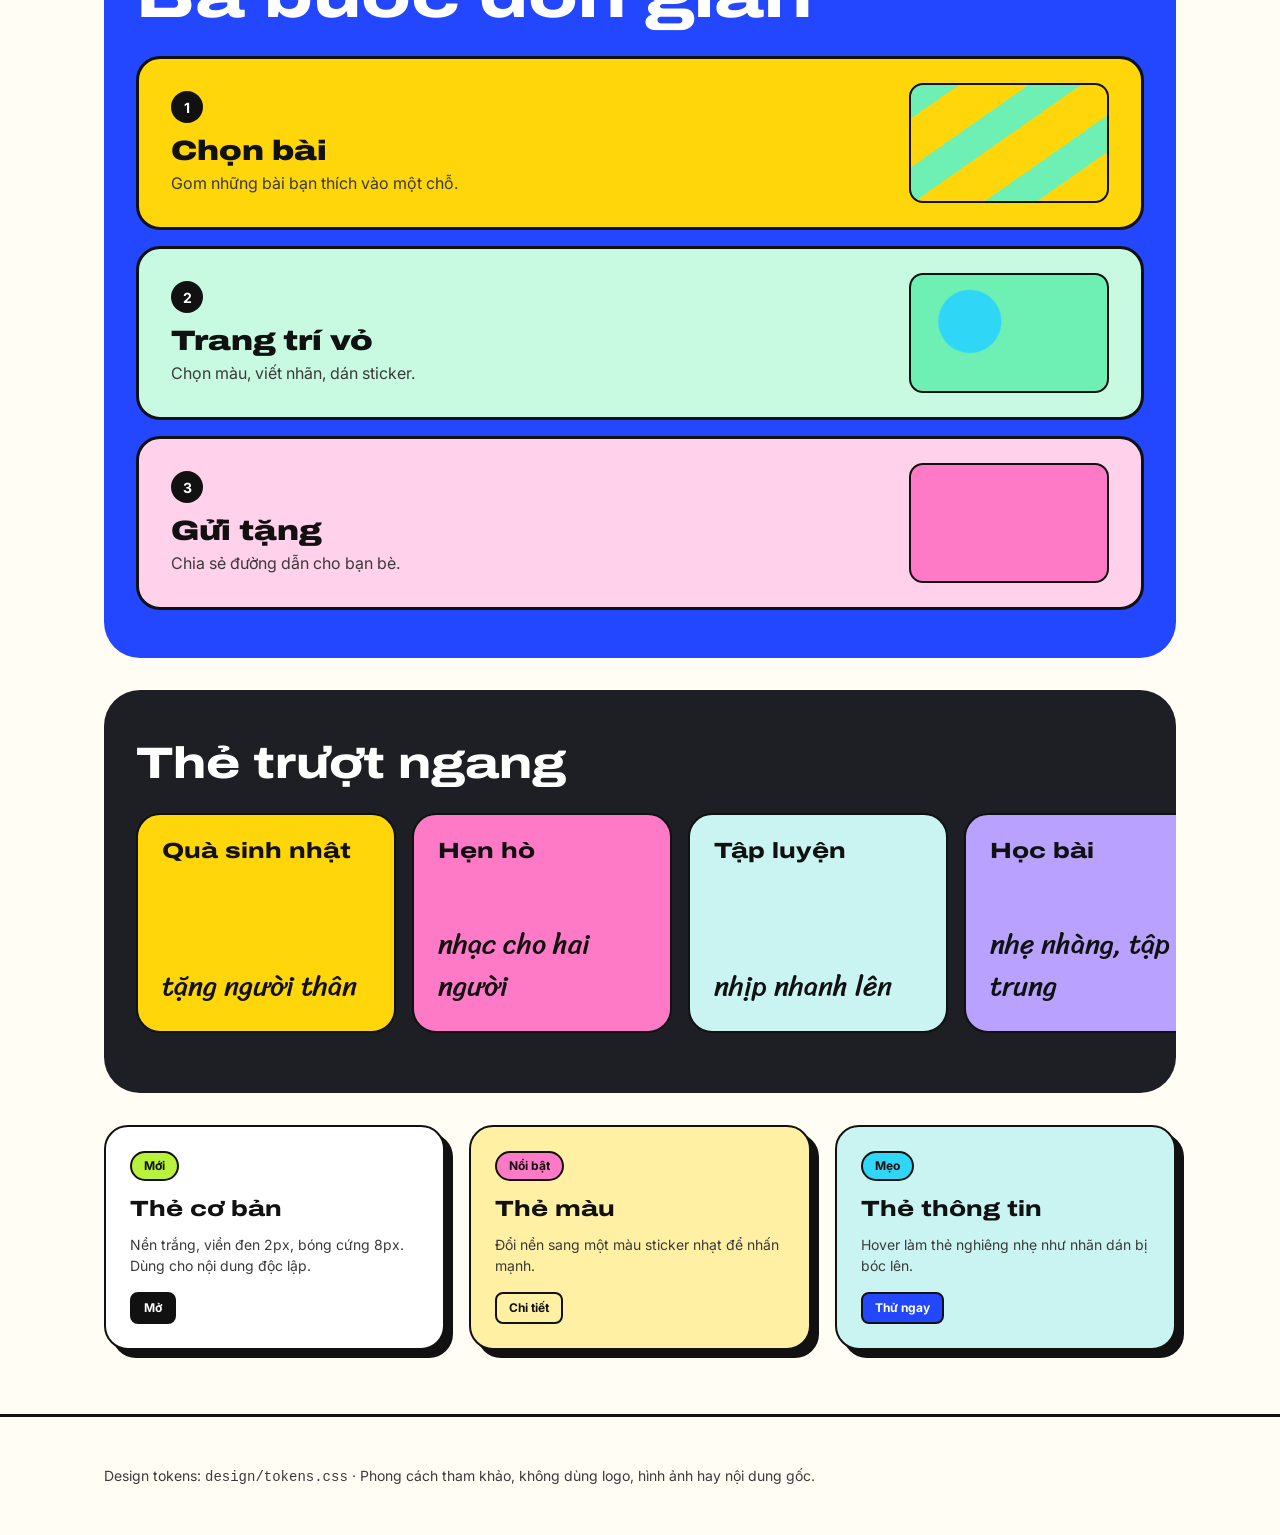
<file: design/design-system.html>
<!DOCTYPE html>
<html lang="vi">
<head>
<meta charset="UTF-8">
<meta name="viewport" content="width=device-width, initial-scale=1">
<title>Design System — Băng Cối</title>
<link rel="stylesheet" href="tokens.css">
<style>
  *, *::before, *::after { box-sizing: border-box; }
  body {
    margin: 0;
    background: var(--bg-page);
    color: var(--text-primary);
    font-family: var(--font-body);
    font-size: var(--text-base);
    line-height: var(--leading-normal);
  }
  .wrap { max-width: 1120px; margin: 0 auto; padding: 0 var(--space-5); }

  /* ---------- Chữ ---------- */
  .display {
    font-family: var(--font-display);
    font-stretch: var(--font-stretch-wide);
    font-weight: var(--weight-black);
    line-height: var(--leading-tight);
    letter-spacing: var(--tracking-tight);
    margin: 0;
  }
  .script { font-family: var(--font-script); font-weight: 400; }
  .eyebrow {
    font-size: var(--text-xs); font-weight: var(--weight-bold);
    letter-spacing: var(--tracking-wide); text-transform: uppercase;
  }
  h2.section-title {
    font-family: var(--font-display); font-stretch: var(--font-stretch-wide);
    font-weight: var(--weight-heavy); font-size: var(--text-3xl);
    line-height: var(--leading-snug); margin: 0 0 var(--space-5);
  }
  section { padding: var(--space-8) 0; }

  /* ---------- Hero ---------- */
  .hero {
    background: var(--pattern-diagonal);
    border-bottom: var(--border-width-l) solid var(--border-strong);
    padding: var(--space-9) 0 var(--space-8);
    position: relative; overflow: hidden;
  }
  .hero .display { font-size: var(--text-5xl); max-width: 12ch; }
  .hero p { font-size: var(--text-lg); max-width: 46ch; margin: var(--space-5) 0 var(--space-6); }
  .hero .script { font-size: var(--text-3xl); display: inline-block; transform: rotate(-4deg); }
  .theme-switch { display: flex; gap: var(--space-2); margin-top: var(--space-6); flex-wrap: wrap; }

  /* Huy hiệu sao nổ (hình gốc, vẽ bằng CSS) */
  .burst {
    position: absolute; top: var(--space-7); right: 6%;
    width: 150px; height: 150px; display: grid; place-items: center;
    background: var(--color-pink);
    clip-path: polygon(50% 0,61% 18%,80% 8%,79% 30%,100% 32%,86% 50%,100% 68%,79% 70%,80% 92%,61% 82%,50% 100%,39% 82%,20% 92%,21% 70%,0 68%,14% 50%,0 32%,21% 30%,20% 8%,39% 18%);
    font-family: var(--font-display); font-weight: var(--weight-black);
    font-stretch: var(--font-stretch-wide); text-align: center; line-height: 1;
    font-size: var(--text-sm); transform: rotate(12deg);
  }
  @media (max-width: 760px) { .burst { display: none; } }

  /* ---------- Bảng màu ---------- */
  .swatches { display: grid; grid-template-columns: repeat(auto-fill, minmax(150px, 1fr)); gap: var(--space-4); }
  .swatch {
    border: var(--border-width) solid var(--border-strong);
    border-radius: var(--radius-md); overflow: hidden; background: var(--color-white);
  }
  .swatch .chip { height: 96px; border-bottom: var(--border-width) solid var(--border-strong); }
  .swatch .meta { padding: var(--space-3); font-size: var(--text-sm); }
  .swatch code { font-family: var(--font-mono); font-size: var(--text-xs); color: var(--text-secondary); display: block; }
  .group-label { margin: var(--space-6) 0 var(--space-3); }

  /* ---------- Kiểu chữ ---------- */
  .type-row {
    display: grid; grid-template-columns: 180px 1fr; gap: var(--space-5);
    align-items: baseline; padding: var(--space-4) 0;
    border-bottom: var(--border-width) dashed rgba(17,17,17,.2);
  }
  .type-row .label { font-size: var(--text-sm); color: var(--text-secondary); }
  .type-row .label code { font-family: var(--font-mono); font-size: var(--text-xs); display: block; }
  @media (max-width: 640px) { .type-row { grid-template-columns: 1fr; gap: var(--space-1); } }

  /* ---------- Thang token ---------- */
  .scale { display: flex; flex-wrap: wrap; gap: var(--space-5); align-items: flex-end; }
  .scale-item { text-align: center; font-size: var(--text-xs); font-family: var(--font-mono); }
  .space-bar { background: var(--color-blue); height: 24px; border-radius: var(--radius-xs); margin-bottom: var(--space-2); }
  .radius-box {
    width: 88px; height: 88px; background: var(--color-yellow);
    border: var(--border-width) solid var(--border-strong); margin-bottom: var(--space-2);
  }

  /* ---------- Nút ---------- */
  .btn {
    --btn-bg: var(--color-ink); --btn-fg: var(--color-white);
    display: inline-flex; align-items: center; gap: var(--space-2);
    font: var(--weight-bold) var(--text-sm)/1 var(--font-body);
    padding: var(--space-3) var(--space-5);
    background: var(--btn-bg); color: var(--btn-fg);
    border: var(--border-width) solid var(--color-ink);
    border-radius: var(--radius-sm); cursor: pointer; text-decoration: none;
    transition: transform var(--duration-fast) var(--ease-pop), box-shadow var(--duration-fast);
  }
  .btn:hover  { transform: translate(-2px, -2px); box-shadow: var(--shadow-sticker); }
  .btn:active { transform: translate(0, 0); box-shadow: none; }
  .btn:focus-visible { outline: 3px solid var(--focus-ring); outline-offset: 3px; }
  .btn[disabled] { opacity: .4; cursor: not-allowed; transform: none; box-shadow: none; }
  .btn--yellow { --btn-bg: var(--color-yellow); --btn-fg: var(--color-ink); }
  .btn--pink   { --btn-bg: var(--color-pink);   --btn-fg: var(--color-ink); }
  .btn--blue   { --btn-bg: var(--color-blue);   --btn-fg: var(--color-white); }
  .btn--ghost  { --btn-bg: transparent;         --btn-fg: var(--color-ink); }
  .btn--sm { padding: var(--space-2) var(--space-3); font-size: var(--text-xs); }
  .btn--lg { padding: var(--space-4) var(--space-6); font-size: var(--text-base); }
  .btn--pill { border-radius: var(--radius-pill); }
  .row { display: flex; flex-wrap: wrap; gap: var(--space-4); align-items: center; margin-bottom: var(--space-5); }

  /* ---------- Ô nhập ---------- */
  .form-grid { display: grid; grid-template-columns: repeat(auto-fit, minmax(260px, 1fr)); gap: var(--space-5); }
  .field { display: flex; flex-direction: column; gap: var(--space-2); }
  .field label { font-weight: var(--weight-bold); font-size: var(--text-sm); }
  .field .hint { font-size: var(--text-xs); color: var(--text-secondary); }
  .input, .select, .textarea {
    font: var(--weight-medium) var(--text-base)/1.4 var(--font-body);
    padding: var(--space-3) var(--space-4); color: var(--text-primary);
    background: var(--color-white);
    border: var(--border-width) solid var(--border-strong);
    border-radius: var(--radius-sm);
    transition: box-shadow var(--duration-fast), background var(--duration-fast);
  }
  .input::placeholder, .textarea::placeholder { color: #8a8a8a; }
  .input:focus, .select:focus, .textarea:focus {
    outline: none; background: var(--color-yellow-200); box-shadow: var(--shadow-sticker);
  }
  .input.is-error { border-color: var(--color-danger); background: #FFF1F1; }
  .field .error { color: var(--color-danger); font-size: var(--text-xs); font-weight: var(--weight-semi); }
  .input:disabled { background: #EFEDE4; color: #8a8a8a; cursor: not-allowed; }
  .check { display: flex; align-items: center; gap: var(--space-2); font-weight: var(--weight-medium); }
  .check input { width: 20px; height: 20px; accent-color: var(--color-ink); }

  /* ---------- Thẻ ---------- */
  .band { background: var(--bg-band); color: var(--text-on-dark); border-radius: var(--radius-xl); padding: var(--space-7) var(--space-6); }
  .band .section-title { color: var(--text-on-dark); font-size: var(--text-4xl); }
  .step-list { display: flex; flex-direction: column; gap: var(--space-4); }
  .step-card {
    display: grid; grid-template-columns: 1fr 200px; gap: var(--space-5); align-items: center;
    color: var(--text-primary); border: var(--border-width-l) solid var(--border-strong);
    border-radius: var(--radius-lg); padding: var(--space-5) var(--space-6);
  }
  .step-card .num {
    display: inline-grid; place-items: center; width: 32px; height: 32px;
    border-radius: var(--radius-full); background: var(--color-ink); color: var(--color-white);
    font-size: var(--text-sm); font-weight: var(--weight-bold); margin-bottom: var(--space-3);
  }
  .step-card h3 { font-family: var(--font-display); font-stretch: var(--font-stretch-wide); font-weight: var(--weight-black); font-size: var(--text-2xl); margin: 0 0 var(--space-1); line-height: var(--leading-snug); }
  .step-card p { margin: 0; color: var(--text-secondary); }
  .step-card .art {
    height: 120px; border-radius: var(--radius-md);
    border: var(--border-width) solid var(--border-strong); background: var(--color-white);
  }
  .step-card .art.bg-stripes, .bg-stripes { background: repeating-linear-gradient(-35deg, var(--color-yellow) 0 40px, var(--color-mint) 40px 70px); }
  .step-card .art.bg-burst, .bg-burst { background: radial-gradient(circle at 30% 40%, var(--color-cyan) 0 20%, var(--color-mint) 21% 100%); }
  .step-card .art.bg-pink, .bg-pink { background: var(--color-pink); }
  @media (max-width: 640px) { .step-card { grid-template-columns: 1fr; } }

  .dark-band { background: var(--bg-dark); color: var(--text-on-dark); border-radius: var(--radius-xl); padding: var(--space-7) 0 var(--space-7) var(--space-6); margin-top: var(--space-6); overflow: hidden; }
  .dark-band .section-title { color: var(--text-on-dark); }
  .carousel { display: flex; gap: var(--space-4); overflow-x: auto; padding-bottom: var(--space-3); padding-right: var(--space-6); scroll-snap-type: x mandatory; }
  .use-card {
    flex: 0 0 260px; scroll-snap-align: start; color: var(--text-primary);
    border-radius: var(--radius-lg); padding: var(--space-5); min-height: 220px;
    display: flex; flex-direction: column; justify-content: space-between;
    border: var(--border-width) solid var(--color-ink);
  }
  .use-card h4 { font-family: var(--font-display); font-stretch: var(--font-stretch-wide); font-weight: var(--weight-heavy); font-size: var(--text-xl); margin: 0; line-height: var(--leading-snug); }
  .use-card .script { font-size: var(--text-2xl); }

  .basic-cards { display: grid; grid-template-columns: repeat(auto-fit, minmax(240px, 1fr)); gap: var(--space-5); margin-top: var(--space-6); }
  .card {
    background: var(--color-white); border: var(--border-width) solid var(--border-strong);
    border-radius: var(--radius-lg); padding: var(--space-5);
    box-shadow: var(--shadow-sticker-lg);
    transition: transform var(--duration-base) var(--ease-pop);
  }
  .card:hover { transform: rotate(-1deg) translateY(-4px); }
  .card h4 { font-family: var(--font-display); font-stretch: var(--font-stretch-wide); font-weight: var(--weight-heavy); font-size: var(--text-xl); margin: var(--space-3) 0 var(--space-2); }
  .card p { margin: 0 0 var(--space-4); color: var(--text-secondary); font-size: var(--text-sm); }
  .tag {
    display: inline-block; font-size: var(--text-xs); font-weight: var(--weight-bold);
    padding: var(--space-1) var(--space-3); border-radius: var(--radius-pill);
    border: var(--border-width) solid var(--color-ink); background: var(--color-lime);
  }

  footer { padding: var(--space-7) 0; border-top: var(--border-width-l) solid var(--border-strong); font-size: var(--text-sm); color: var(--text-secondary); }
</style>
</head>
<body>

<header class="hero">
  <div class="wrap">
    <span class="eyebrow">Design System · v1.0</span>
    <h1 class="display">Thiết kế phải thật kêu</h1>
    <span class="script">ồn ào, vui &amp; rực rỡ!</span>
    <p>Bộ quy chuẩn giao diện lấy cảm hứng từ văn hoá băng cassette và tờ nhãn dán: khối màu bão hoà, vệt chéo cứng, chữ hiển thị rộng — mỗi màn hình chỉ một hành động chính.</p>
    <a class="btn btn--lg" href="#mau">Xem bảng màu</a>
    <div class="theme-switch" role="group" aria-label="Đổi theme">
      <button class="btn btn--sm btn--yellow" data-set-theme="">Theme Vàng</button>
      <button class="btn btn--sm btn--ghost" data-set-theme="aqua">Theme Aqua</button>
      <button class="btn btn--sm btn--pink" data-set-theme="pink">Theme Hồng</button>
    </div>
  </div>
  <div class="burst" aria-hidden="true">MỚI<br>TINH</div>
</header>

<main class="wrap">

  <!-- ===== Màu ===== -->
  <section id="mau">
    <h2 class="section-title">Bảng màu</h2>
    <div class="eyebrow group-label">Nền tảng</div>
    <div class="swatches" data-group="base"></div>
    <div class="eyebrow group-label">Sticker</div>
    <div class="swatches" data-group="sticker"></div>
    <div class="eyebrow group-label">Trạng thái</div>
    <div class="swatches" data-group="status"></div>
  </section>

  <!-- ===== Kiểu chữ ===== -->
  <section>
    <h2 class="section-title">Kiểu chữ</h2>
    <div class="type-row"><div class="label">Display 5XL<code>Archivo 900 · 125% · --text-5xl</code></div><div class="display" style="font-size:var(--text-5xl)">Bật lên nào</div></div>
    <div class="type-row"><div class="label">Display 4XL<code>Archivo 900 · --text-4xl</code></div><div class="display" style="font-size:var(--text-4xl)">Mặt A, mặt B</div></div>
    <div class="type-row"><div class="label">Heading 3XL<code>Archivo 800 · --text-3xl</code></div><div class="display" style="font-size:var(--text-3xl);font-weight:800">Tua lại từ đầu</div></div>
    <div class="type-row"><div class="label">Heading 2XL<code>Archivo 800 · --text-2xl</code></div><div class="display" style="font-size:var(--text-2xl);font-weight:800">Ghi âm một bài mới</div></div>
    <div class="type-row"><div class="label">Script<code>Sriracha 400 · --text-3xl</code></div><div class="script" style="font-size:var(--text-3xl)">viết tay trên nhãn băng</div></div>
    <div class="type-row"><div class="label">Body LG<code>Inter 400 · --text-lg</code></div><div style="font-size:var(--text-lg)">Đoạn văn mở đầu, dùng cho mô tả ngắn dưới tiêu đề lớn.</div></div>
    <div class="type-row"><div class="label">Body<code>Inter 400 · --text-base</code></div><div>Nội dung chính. Câu ngắn, rõ ràng, giọng thân thiện. Tiếng Việt hiển thị đầy đủ dấu: ắ ằ ẳ ẵ ặ ơ ư đ.</div></div>
    <div class="type-row"><div class="label">Small<code>Inter 500 · --text-sm</code></div><div style="font-size:var(--text-sm);font-weight:500">Chú thích, nhãn trường, thông tin phụ.</div></div>
    <div class="type-row"><div class="label">Eyebrow<code>Inter 700 · --text-xs · wide</code></div><div class="eyebrow">Bước 01 · Nhãn phân mục</div></div>
  </section>

  <!-- ===== Khoảng cách & bo góc ===== -->
  <section>
    <h2 class="section-title">Khoảng cách &amp; bo góc</h2>
    <div class="eyebrow group-label">Khoảng cách (cơ sở 4px)</div>
    <div class="scale" data-scale="space"></div>
    <div class="eyebrow group-label">Bo góc</div>
    <div class="scale" data-scale="radius"></div>
  </section>

  <!-- ===== Nút ===== -->
  <section>
    <h2 class="section-title">Nút bấm</h2>
    <div class="row">
      <button class="btn">Chính</button>
      <button class="btn btn--yellow">Vàng</button>
      <button class="btn btn--pink">Hồng</button>
      <button class="btn btn--blue">Xanh</button>
      <button class="btn btn--ghost">Viền</button>
      <button class="btn" disabled>Vô hiệu</button>
    </div>
    <div class="row">
      <button class="btn btn--sm">Nhỏ</button>
      <button class="btn">Vừa</button>
      <button class="btn btn--lg">Lớn</button>
      <button class="btn btn--pill btn--yellow">Bo tròn ▶</button>
    </div>
    <p class="hint" style="font-size:var(--text-sm);color:var(--text-secondary)">Hover: nút “nhấc lên” với bóng cứng kiểu nhãn dán. Mỗi màn hình chỉ nên có một nút chính màu đen.</p>
  </section>

  <!-- ===== Ô nhập ===== -->
  <section>
    <h2 class="section-title">Ô nhập</h2>
    <div class="form-grid">
      <div class="field">
        <label for="f1">Tên danh sách</label>
        <input id="f1" class="input" placeholder="Ví dụ: Nhạc đi phượt">
        <span class="hint">Tối đa 40 ký tự.</span>
      </div>
      <div class="field">
        <label for="f2">Email</label>
        <input id="f2" class="input is-error" value="ban@vidu" aria-invalid="true" aria-describedby="f2e">
        <span id="f2e" class="error">Email chưa đúng định dạng.</span>
      </div>
      <div class="field">
        <label for="f3">Thể loại</label>
        <select id="f3" class="select"><option>Pop</option><option>Rock</option><option>Lo-fi</option></select>
      </div>
      <div class="field">
        <label for="f4">Vô hiệu</label>
        <input id="f4" class="input" placeholder="Không chỉnh sửa" disabled>
      </div>
      <div class="field" style="grid-column:1/-1">
        <label for="f5">Ghi chú</label>
        <textarea id="f5" class="textarea" rows="3" placeholder="Viết vài dòng lên nhãn băng…"></textarea>
      </div>
      <label class="check"><input type="checkbox" checked> Công khai danh sách</label>
    </div>
  </section>

  <!-- ===== Thẻ ===== -->
  <section>
    <h2 class="section-title">Thẻ</h2>

    <div class="band">
      <h2 class="section-title">Ba bước đơn giản</h2>
      <div class="step-list">
        <div class="step-card" style="background:var(--color-yellow)">
          <div><span class="num">1</span><h3>Chọn bài</h3><p>Gom những bài bạn thích vào một chỗ.</p></div>
          <div class="art bg-stripes" aria-hidden="true"></div>
        </div>
        <div class="step-card" style="background:var(--color-mint-200)">
          <div><span class="num">2</span><h3>Trang trí vỏ</h3><p>Chọn màu, viết nhãn, dán sticker.</p></div>
          <div class="art bg-burst" aria-hidden="true"></div>
        </div>
        <div class="step-card" style="background:var(--color-pink-200)">
          <div><span class="num">3</span><h3>Gửi tặng</h3><p>Chia sẻ đường dẫn cho bạn bè.</p></div>
          <div class="art bg-pink" aria-hidden="true"></div>
        </div>
      </div>
    </div>

    <div class="dark-band">
      <h2 class="section-title">Thẻ trượt ngang</h2>
      <div class="carousel">
        <div class="use-card" style="background:var(--color-yellow)"><h4>Quà sinh nhật</h4><span class="script">tặng người thân</span></div>
        <div class="use-card" style="background:var(--color-pink)"><h4>Hẹn hò</h4><span class="script">nhạc cho hai người</span></div>
        <div class="use-card" style="background:var(--color-aqua)"><h4>Tập luyện</h4><span class="script">nhịp nhanh lên</span></div>
        <div class="use-card" style="background:var(--color-lilac)"><h4>Học bài</h4><span class="script">nhẹ nhàng, tập trung</span></div>
        <div class="use-card" style="background:var(--color-lime)"><h4>Đi xa</h4><span class="script">đường dài</span></div>
      </div>
    </div>

    <div class="basic-cards">
      <article class="card"><span class="tag">Mới</span><h4>Thẻ cơ bản</h4><p>Nền trắng, viền đen 2px, bóng cứng 8px. Dùng cho nội dung độc lập.</p><button class="btn btn--sm">Mở</button></article>
      <article class="card" style="background:var(--color-yellow-200)"><span class="tag" style="background:var(--color-pink)">Nổi bật</span><h4>Thẻ màu</h4><p>Đổi nền sang một màu sticker nhạt để nhấn mạnh.</p><button class="btn btn--sm btn--ghost">Chi tiết</button></article>
      <article class="card" style="background:var(--color-aqua)"><span class="tag" style="background:var(--color-cyan)">Mẹo</span><h4>Thẻ thông tin</h4><p>Hover làm thẻ nghiêng nhẹ như nhãn dán bị bóc lên.</p><button class="btn btn--sm btn--blue">Thử ngay</button></article>
    </div>
  </section>
</main>

<footer><div class="wrap">Design tokens: <code>design/tokens.css</code> · Phong cách tham khảo, không dùng logo, hình ảnh hay nội dung gốc.</div></footer>

<script>
  const css = getComputedStyle(document.documentElement);
  const v = n => css.getPropertyValue(n).trim();
  const groups = {
    base: ["ink","ink-soft","paper","white","charcoal"],
    sticker: ["yellow","yellow-200","mint","mint-200","aqua","lime","blue","blue-700","cyan","pink","pink-200","lilac","amber"],
    status: ["success","warning","danger"]
  };
  for (const [g, names] of Object.entries(groups)) {
    document.querySelector(`[data-group="${g}"]`).innerHTML = names.map(n => `
      <div class="swatch"><div class="chip" style="background:var(--color-${n})"></div>
      <div class="meta"><strong>${n}</strong><code>--color-${n}</code><code>${v("--color-" + n)}</code></div></div>`).join("");
  }
  document.querySelector('[data-scale="space"]').innerHTML = [1,2,3,4,5,6,7,8,9,10].map(i => `
    <div class="scale-item"><div class="space-bar" style="width:var(--space-${i})"></div>space-${i}<br>${v("--space-" + i)}</div>`).join("");
  document.querySelector('[data-scale="radius"]').innerHTML = ["none","xs","sm","md","lg","xl","pill","full"].map(n => `
    <div class="scale-item"><div class="radius-box" style="border-radius:var(--radius-${n})"></div>radius-${n}<br>${v("--radius-" + n)}</div>`).join("");
  document.querySelectorAll("[data-set-theme]").forEach(b => b.addEventListener("click", () => {
    const t = b.dataset.setTheme;
    t ? document.documentElement.setAttribute("data-theme", t) : document.documentElement.removeAttribute("data-theme");
  }));
</script>
</body>
</html>
</file>
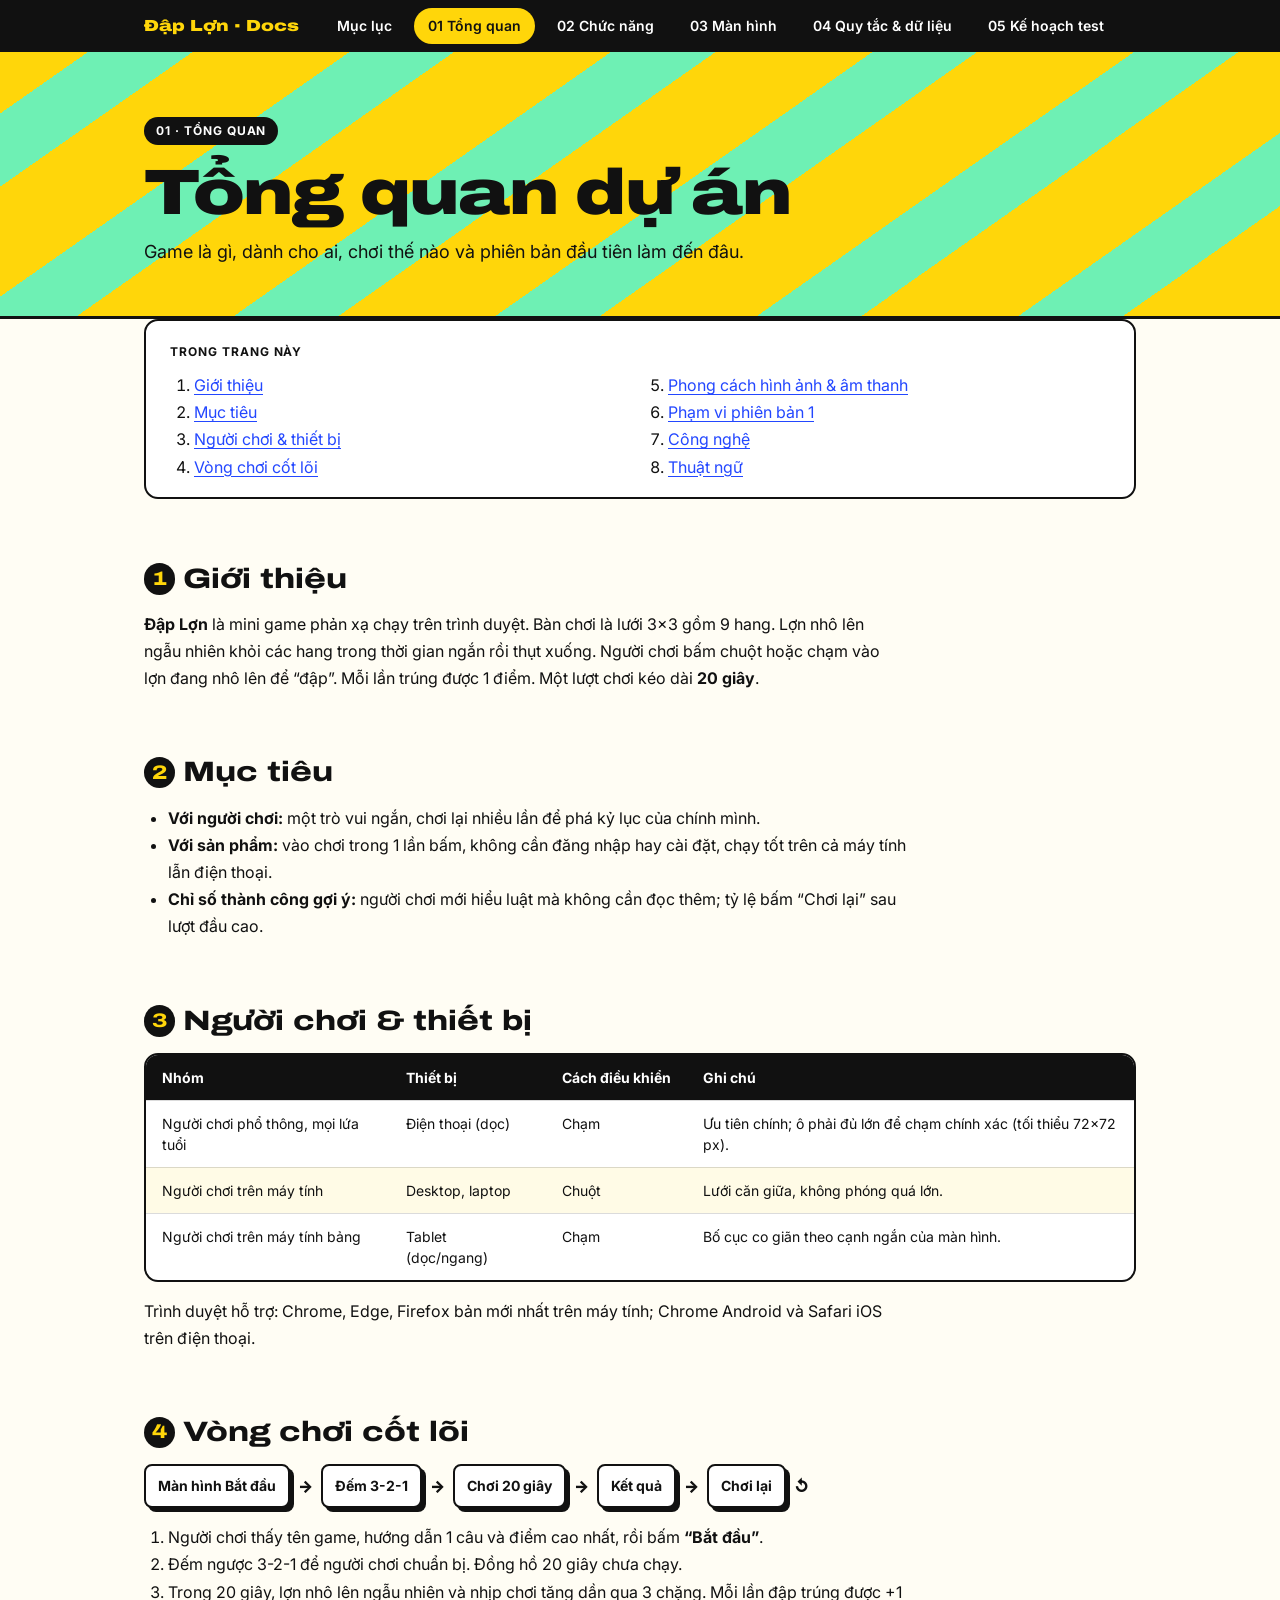
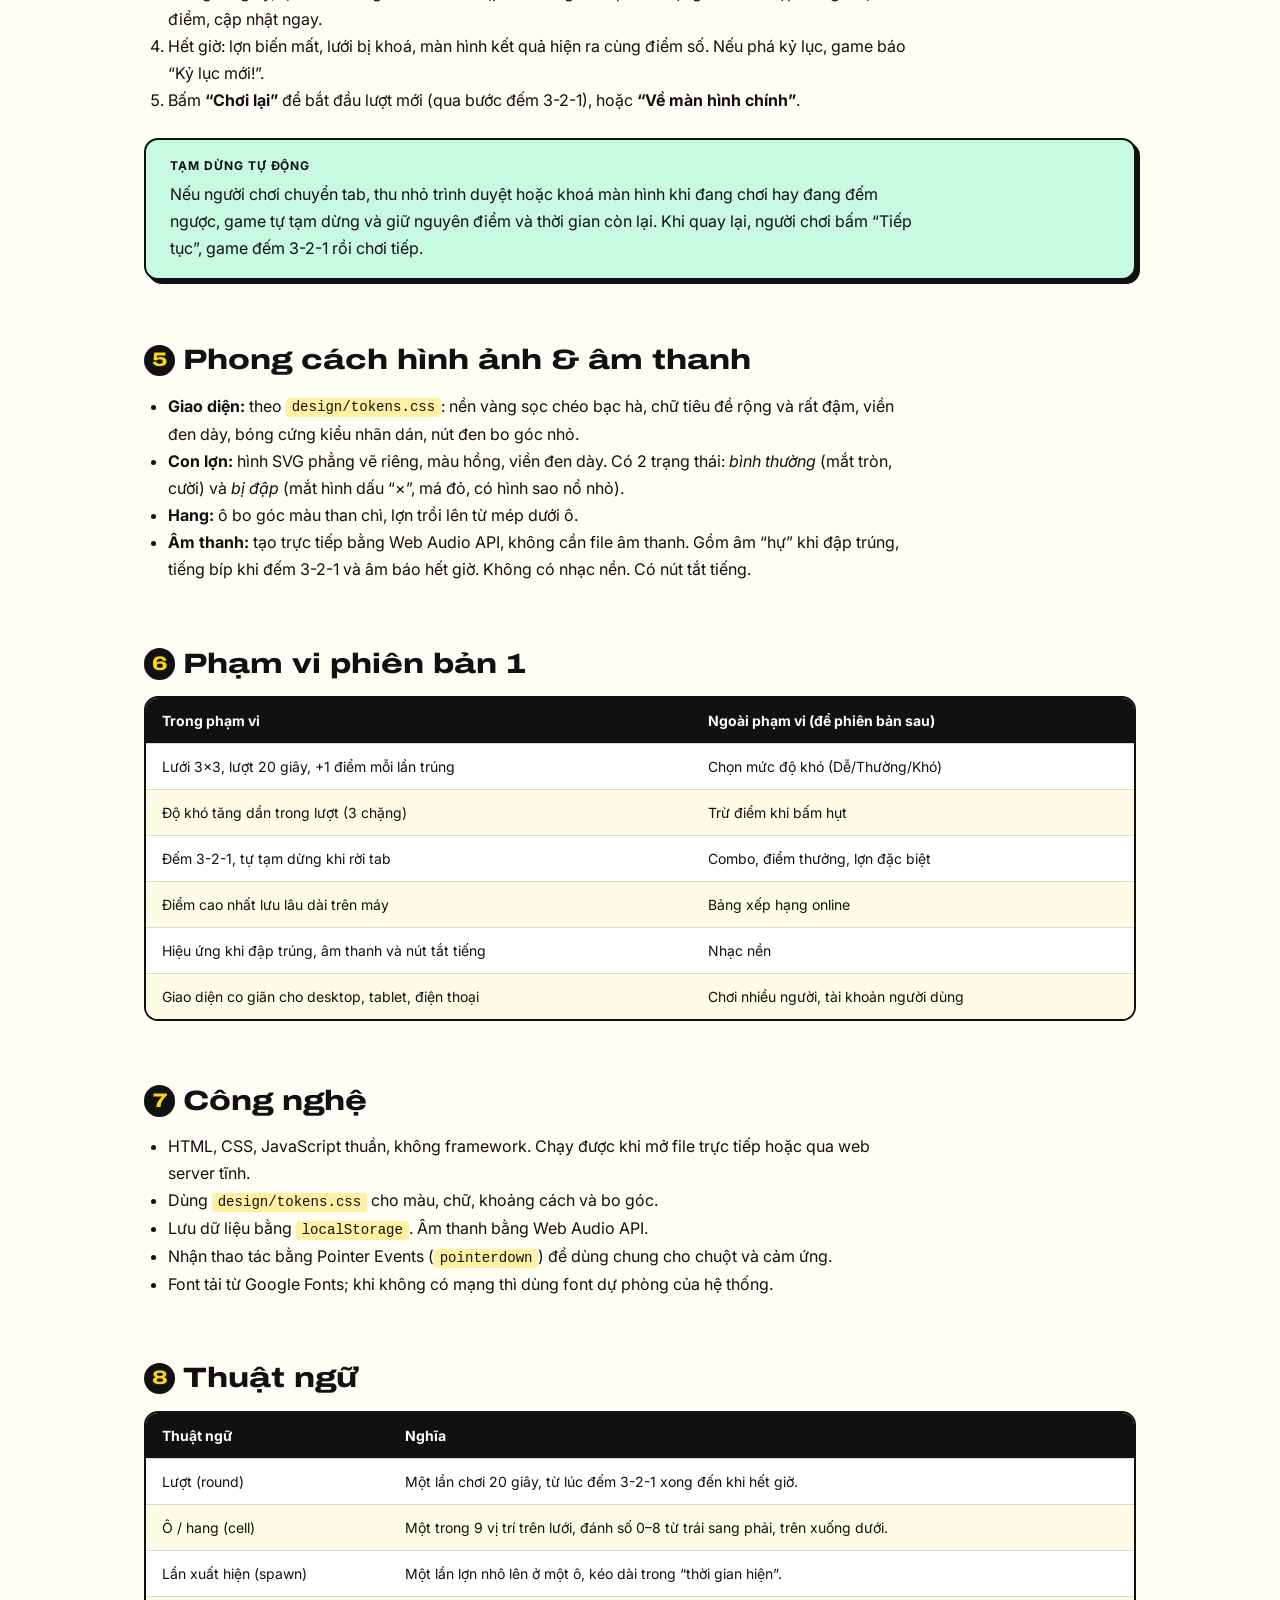
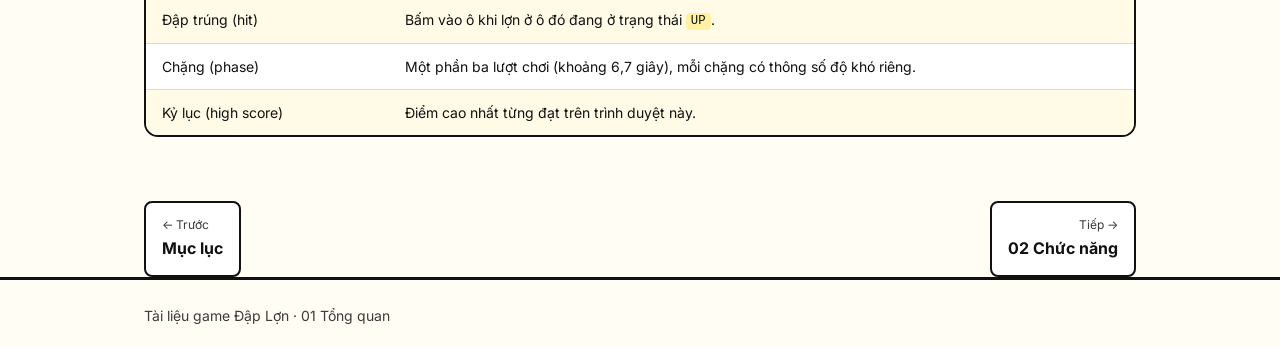
<file: docs/01-tong-quan.html>
<!DOCTYPE html>
<html lang="vi">
<head>
<meta charset="UTF-8">
<meta name="viewport" content="width=device-width, initial-scale=1">
<title>01 Tổng quan — Tài liệu game Đập Lợn</title>
<link rel="stylesheet" href="docs.css">
</head>
<body>
<nav class="topnav" aria-label="Tài liệu">
  <div class="wrap">
    <a class="brand" href="index.html">Đập Lợn · Docs</a>
    <a class="nav" href="index.html">Mục lục</a>
    <a class="nav" href="01-tong-quan.html" aria-current="page">01 Tổng quan</a>
    <a class="nav" href="02-chuc-nang.html">02 Chức năng</a>
    <a class="nav" href="03-man-hinh.html">03 Màn hình</a>
    <a class="nav" href="04-quy-tac-du-lieu.html">04 Quy tắc &amp; dữ liệu</a>
    <a class="nav" href="05-ke-hoach-test.html">05 Kế hoạch test</a>
  </div>
</nav>

<header class="page-head">
  <div class="wrap">
    <span class="eyebrow">01 · Tổng quan</span>
    <h1>Tổng quan dự án</h1>
    <p class="lead">Game là gì, dành cho ai, chơi thế nào và phiên bản đầu tiên làm đến đâu.</p>
  </div>
</header>

<main class="wrap">
  <nav class="toc" aria-label="Trong trang này">
    <span class="eyebrow">Trong trang này</span>
    <ol>
      <li><a href="#gioi-thieu">Giới thiệu</a></li>
      <li><a href="#muc-tieu">Mục tiêu</a></li>
      <li><a href="#nguoi-choi">Người chơi &amp; thiết bị</a></li>
      <li><a href="#vong-choi">Vòng chơi cốt lõi</a></li>
      <li><a href="#phong-cach">Phong cách hình ảnh &amp; âm thanh</a></li>
      <li><a href="#pham-vi">Phạm vi phiên bản 1</a></li>
      <li><a href="#cong-nghe">Công nghệ</a></li>
      <li><a href="#thuat-ngu">Thuật ngữ</a></li>
    </ol>
  </nav>

  <h2 id="gioi-thieu"><span class="num">1</span>Giới thiệu</h2>
  <p><strong>Đập Lợn</strong> là mini game phản xạ chạy trên trình duyệt. Bàn chơi là lưới 3×3 gồm 9 hang. Lợn nhô lên ngẫu nhiên khỏi các hang trong thời gian ngắn rồi thụt xuống. Người chơi bấm chuột hoặc chạm vào lợn đang nhô lên để “đập”. Mỗi lần trúng được 1 điểm. Một lượt chơi kéo dài <strong>20 giây</strong>.</p>

  <h2 id="muc-tieu"><span class="num">2</span>Mục tiêu</h2>
  <ul>
    <li><strong>Với người chơi:</strong> một trò vui ngắn, chơi lại nhiều lần để phá kỷ lục của chính mình.</li>
    <li><strong>Với sản phẩm:</strong> vào chơi trong 1 lần bấm, không cần đăng nhập hay cài đặt, chạy tốt trên cả máy tính lẫn điện thoại.</li>
    <li><strong>Chỉ số thành công gợi ý:</strong> người chơi mới hiểu luật mà không cần đọc thêm; tỷ lệ bấm “Chơi lại” sau lượt đầu cao.</li>
  </ul>

  <h2 id="nguoi-choi"><span class="num">3</span>Người chơi &amp; thiết bị</h2>
  <div class="table-wrap">
    <table>
      <thead><tr><th>Nhóm</th><th>Thiết bị</th><th>Cách điều khiển</th><th>Ghi chú</th></tr></thead>
      <tbody>
        <tr><td>Người chơi phổ thông, mọi lứa tuổi</td><td>Điện thoại (dọc)</td><td>Chạm</td><td>Ưu tiên chính; ô phải đủ lớn để chạm chính xác (tối thiểu 72×72 px).</td></tr>
        <tr><td>Người chơi trên máy tính</td><td>Desktop, laptop</td><td>Chuột</td><td>Lưới căn giữa, không phóng quá lớn.</td></tr>
        <tr><td>Người chơi trên máy tính bảng</td><td>Tablet (dọc/ngang)</td><td>Chạm</td><td>Bố cục co giãn theo cạnh ngắn của màn hình.</td></tr>
      </tbody>
    </table>
  </div>
  <p>Trình duyệt hỗ trợ: Chrome, Edge, Firefox bản mới nhất trên máy tính; Chrome Android và Safari iOS trên điện thoại.</p>

  <h2 id="vong-choi"><span class="num">4</span>Vòng chơi cốt lõi</h2>
  <div class="flow" aria-label="Luồng chơi">
    <span class="node">Màn hình Bắt đầu</span><span class="arrow">→</span>
    <span class="node">Đếm 3-2-1</span><span class="arrow">→</span>
    <span class="node">Chơi 20 giây</span><span class="arrow">→</span>
    <span class="node">Kết quả</span><span class="arrow">→</span>
    <span class="node">Chơi lại</span><span class="arrow">↺</span>
  </div>
  <ol>
    <li>Người chơi thấy tên game, hướng dẫn 1 câu và điểm cao nhất, rồi bấm <strong>“Bắt đầu”</strong>.</li>
    <li>Đếm ngược 3-2-1 để người chơi chuẩn bị. Đồng hồ 20 giây chưa chạy.</li>
    <li>Trong 20 giây, lợn nhô lên ngẫu nhiên và nhịp chơi tăng dần qua 3 chặng. Mỗi lần đập trúng được +1 điểm, cập nhật ngay.</li>
    <li>Hết giờ: lợn biến mất, lưới bị khoá, màn hình kết quả hiện ra cùng điểm số. Nếu phá kỷ lục, game báo “Kỷ lục mới!”.</li>
    <li>Bấm <strong>“Chơi lại”</strong> để bắt đầu lượt mới (qua bước đếm 3-2-1), hoặc <strong>“Về màn hình chính”</strong>.</li>
  </ol>
  <div class="callout">
    <span class="eyebrow">Tạm dừng tự động</span>
    <p>Nếu người chơi chuyển tab, thu nhỏ trình duyệt hoặc khoá màn hình khi đang chơi hay đang đếm ngược, game tự tạm dừng và giữ nguyên điểm và thời gian còn lại. Khi quay lại, người chơi bấm “Tiếp tục”, game đếm 3-2-1 rồi chơi tiếp.</p>
  </div>

  <h2 id="phong-cach"><span class="num">5</span>Phong cách hình ảnh &amp; âm thanh</h2>
  <ul>
    <li><strong>Giao diện:</strong> theo <code>design/tokens.css</code>: nền vàng sọc chéo bạc hà, chữ tiêu đề rộng và rất đậm, viền đen dày, bóng cứng kiểu nhãn dán, nút đen bo góc nhỏ.</li>
    <li><strong>Con lợn:</strong> hình SVG phẳng vẽ riêng, màu hồng, viền đen dày. Có 2 trạng thái: <em>bình thường</em> (mắt tròn, cười) và <em>bị đập</em> (mắt hình dấu “×”, má đỏ, có hình sao nổ nhỏ).</li>
    <li><strong>Hang:</strong> ô bo góc màu than chì, lợn trồi lên từ mép dưới ô.</li>
    <li><strong>Âm thanh:</strong> tạo trực tiếp bằng Web Audio API, không cần file âm thanh. Gồm âm “hự” khi đập trúng, tiếng bíp khi đếm 3-2-1 và âm báo hết giờ. Không có nhạc nền. Có nút tắt tiếng.</li>
  </ul>

  <h2 id="pham-vi"><span class="num">6</span>Phạm vi phiên bản 1</h2>
  <div class="table-wrap">
    <table>
      <thead><tr><th>Trong phạm vi</th><th>Ngoài phạm vi (để phiên bản sau)</th></tr></thead>
      <tbody>
        <tr><td>Lưới 3×3, lượt 20 giây, +1 điểm mỗi lần trúng</td><td>Chọn mức độ khó (Dễ/Thường/Khó)</td></tr>
        <tr><td>Độ khó tăng dần trong lượt (3 chặng)</td><td>Trừ điểm khi bấm hụt</td></tr>
        <tr><td>Đếm 3-2-1, tự tạm dừng khi rời tab</td><td>Combo, điểm thưởng, lợn đặc biệt</td></tr>
        <tr><td>Điểm cao nhất lưu lâu dài trên máy</td><td>Bảng xếp hạng online</td></tr>
        <tr><td>Hiệu ứng khi đập trúng, âm thanh và nút tắt tiếng</td><td>Nhạc nền</td></tr>
        <tr><td>Giao diện co giãn cho desktop, tablet, điện thoại</td><td>Chơi nhiều người, tài khoản người dùng</td></tr>
      </tbody>
    </table>
  </div>

  <h2 id="cong-nghe"><span class="num">7</span>Công nghệ</h2>
  <ul>
    <li>HTML, CSS, JavaScript thuần, không framework. Chạy được khi mở file trực tiếp hoặc qua web server tĩnh.</li>
    <li>Dùng <code>design/tokens.css</code> cho màu, chữ, khoảng cách và bo góc.</li>
    <li>Lưu dữ liệu bằng <code>localStorage</code>. Âm thanh bằng Web Audio API.</li>
    <li>Nhận thao tác bằng Pointer Events (<code>pointerdown</code>) để dùng chung cho chuột và cảm ứng.</li>
    <li>Font tải từ Google Fonts; khi không có mạng thì dùng font dự phòng của hệ thống.</li>
  </ul>

  <h2 id="thuat-ngu"><span class="num">8</span>Thuật ngữ</h2>
  <div class="table-wrap">
    <table>
      <thead><tr><th>Thuật ngữ</th><th>Nghĩa</th></tr></thead>
      <tbody>
        <tr><td>Lượt (round)</td><td>Một lần chơi 20 giây, từ lúc đếm 3-2-1 xong đến khi hết giờ.</td></tr>
        <tr><td>Ô / hang (cell)</td><td>Một trong 9 vị trí trên lưới, đánh số 0–8 từ trái sang phải, trên xuống dưới.</td></tr>
        <tr><td>Lần xuất hiện (spawn)</td><td>Một lần lợn nhô lên ở một ô, kéo dài trong “thời gian hiện”.</td></tr>
        <tr><td>Đập trúng (hit)</td><td>Bấm vào ô khi lợn ở ô đó đang ở trạng thái <code>UP</code>.</td></tr>
        <tr><td>Chặng (phase)</td><td>Một phần ba lượt chơi (khoảng 6,7 giây), mỗi chặng có thông số độ khó riêng.</td></tr>
        <tr><td>Kỷ lục (high score)</td><td>Điểm cao nhất từng đạt trên trình duyệt này.</td></tr>
      </tbody>
    </table>
  </div>

  <div class="pager">
    <a href="index.html"><small>← Trước</small>Mục lục</a>
    <a class="next" href="02-chuc-nang.html"><small>Tiếp →</small>02 Chức năng</a>
  </div>
</main>

<footer class="site"><div class="wrap">Tài liệu game Đập Lợn · 01 Tổng quan</div></footer>
</body>
</html>
</file>
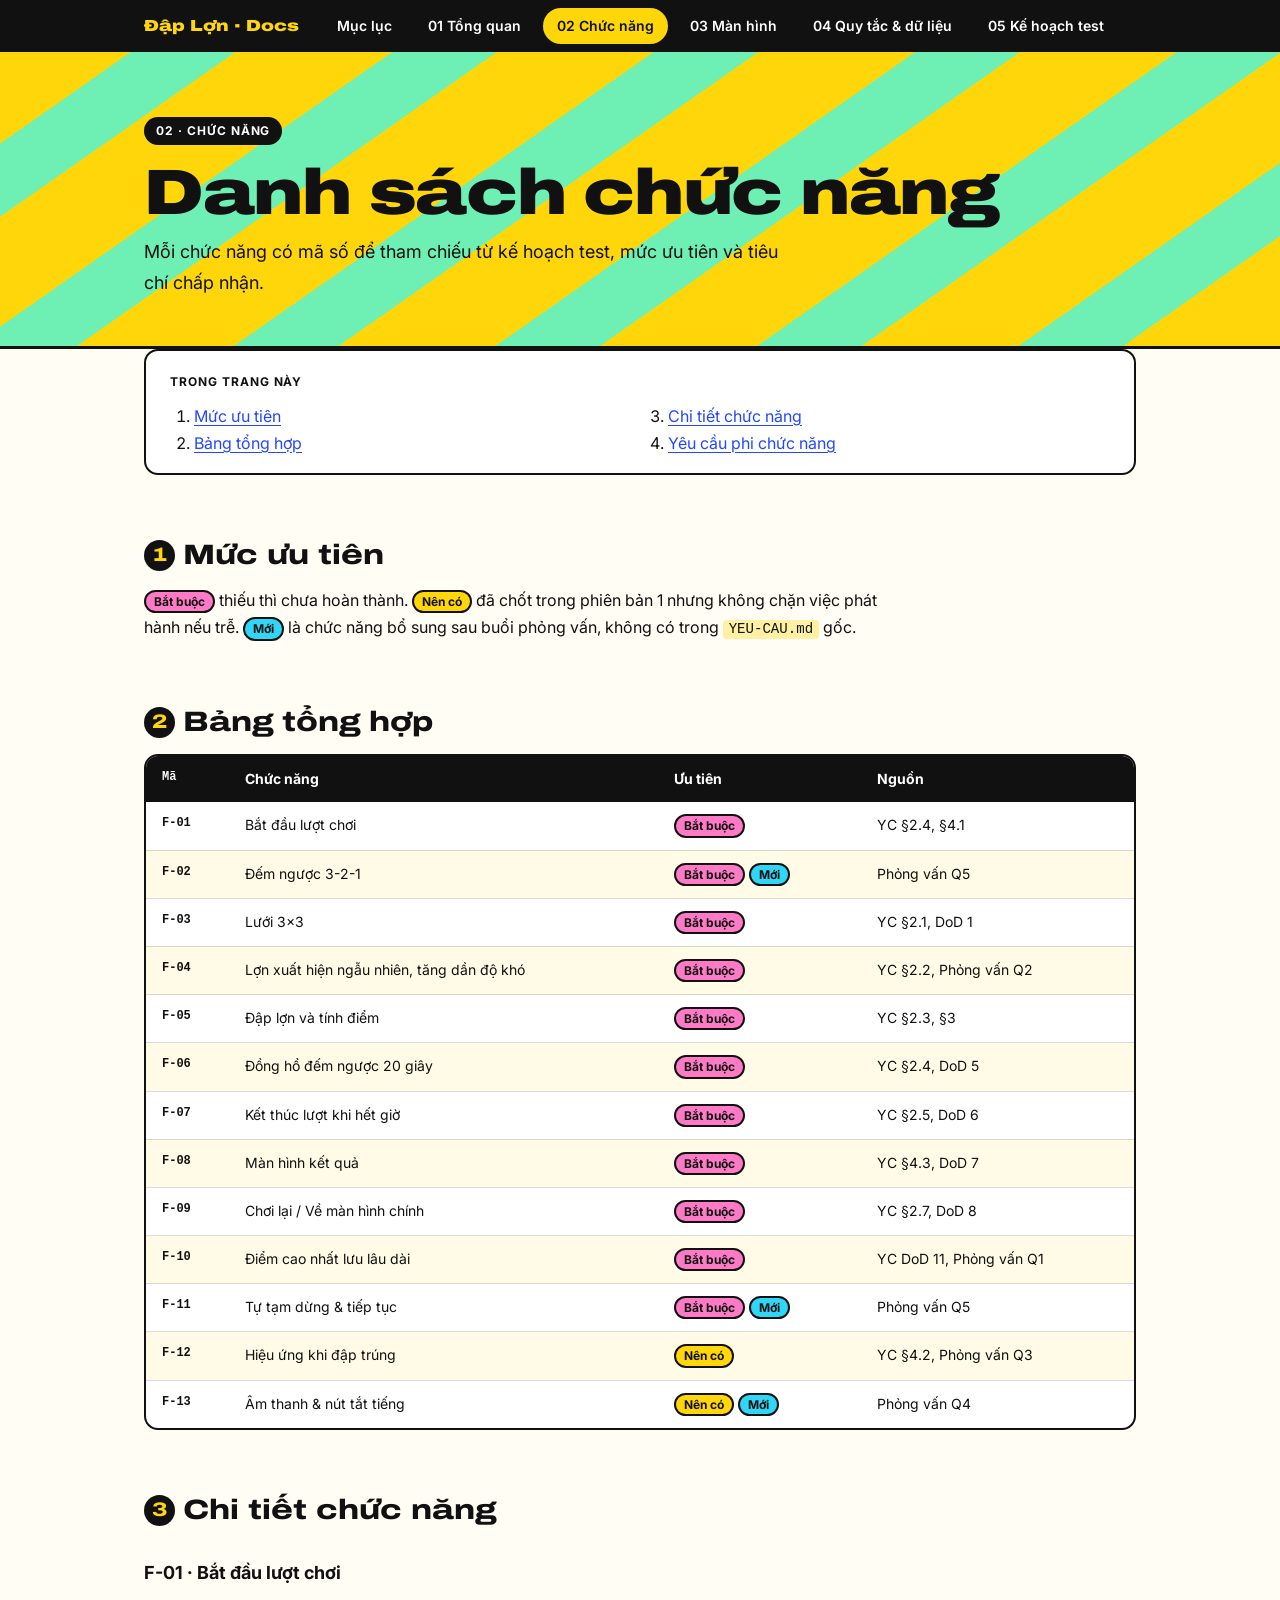
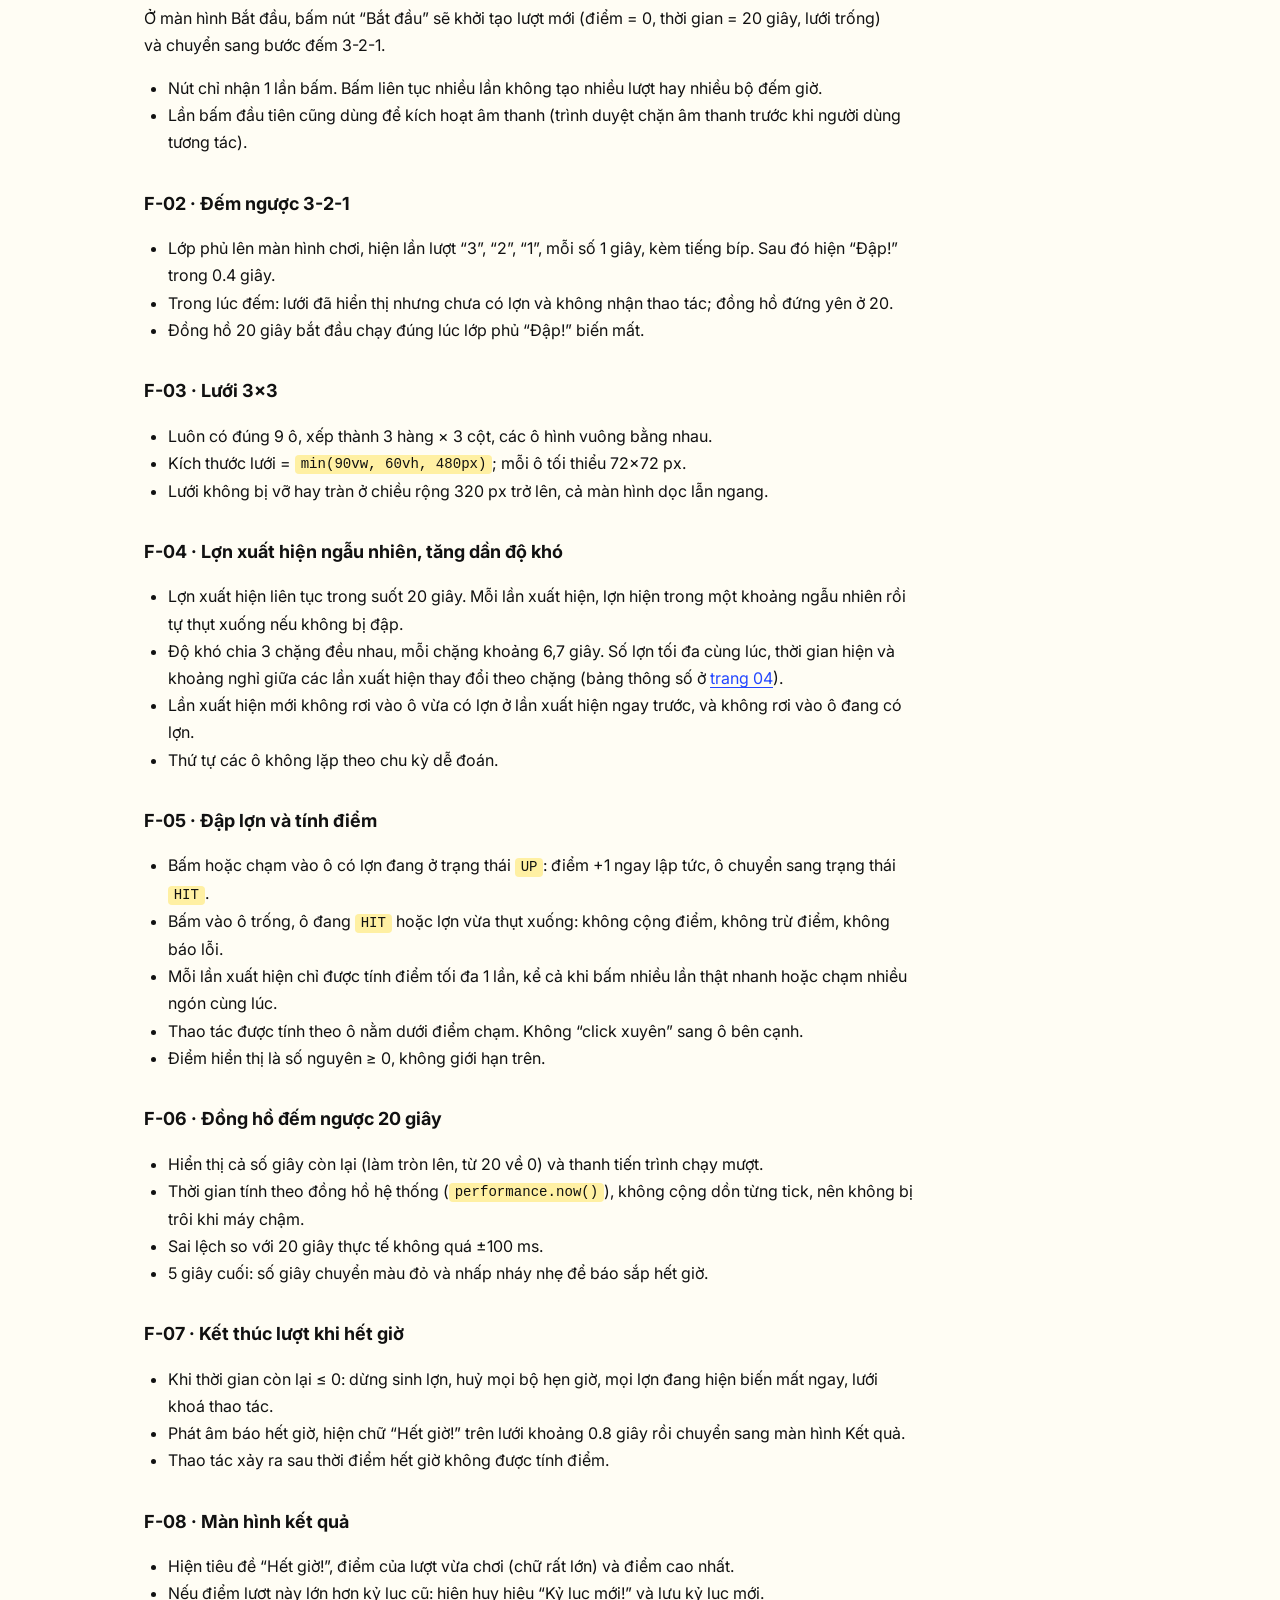
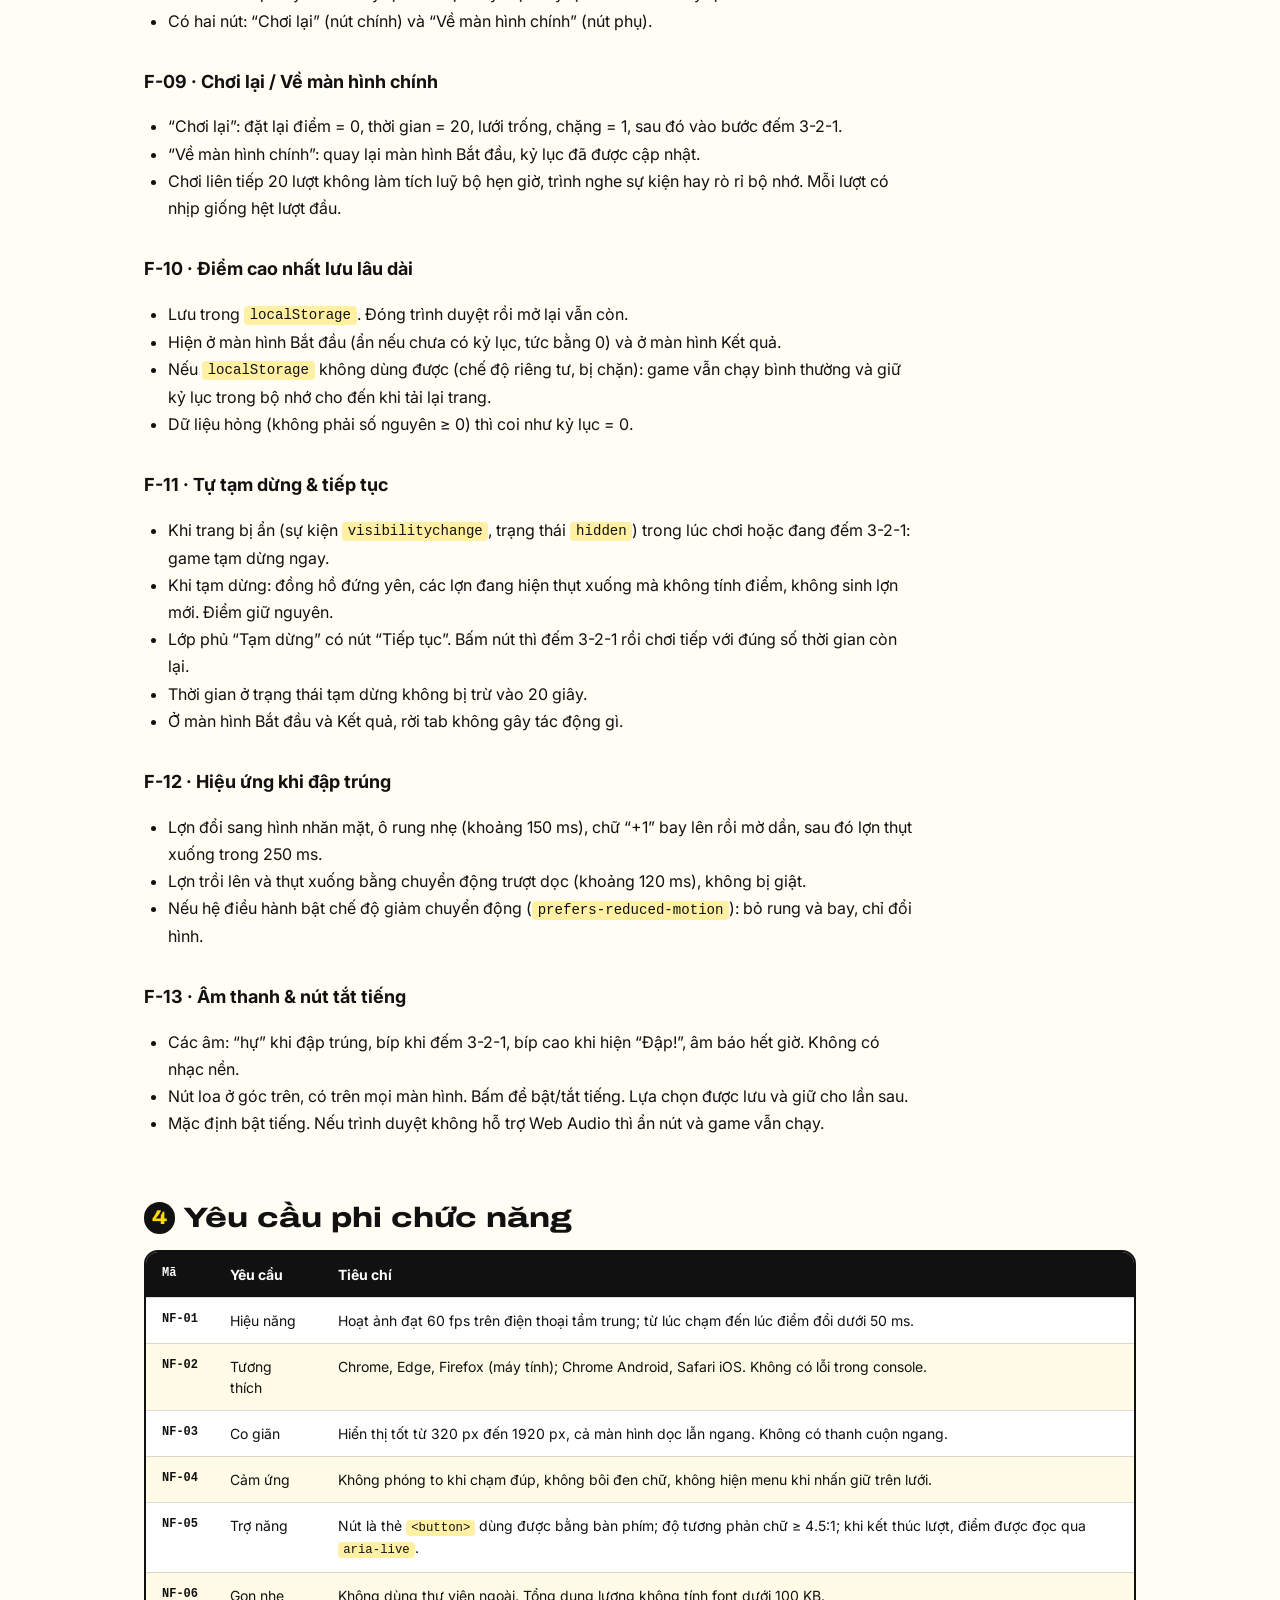
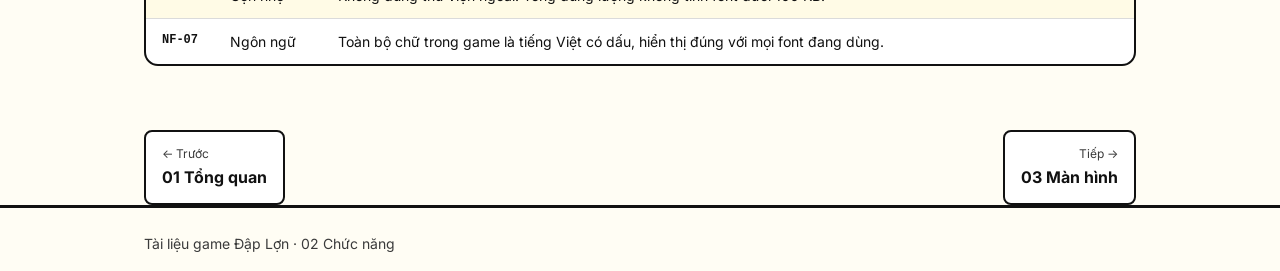
<file: docs/02-chuc-nang.html>
<!DOCTYPE html>
<html lang="vi">
<head>
<meta charset="UTF-8">
<meta name="viewport" content="width=device-width, initial-scale=1">
<title>02 Chức năng — Tài liệu game Đập Lợn</title>
<link rel="stylesheet" href="docs.css">
</head>
<body>
<nav class="topnav" aria-label="Tài liệu">
  <div class="wrap">
    <a class="brand" href="index.html">Đập Lợn · Docs</a>
    <a class="nav" href="index.html">Mục lục</a>
    <a class="nav" href="01-tong-quan.html">01 Tổng quan</a>
    <a class="nav" href="02-chuc-nang.html" aria-current="page">02 Chức năng</a>
    <a class="nav" href="03-man-hinh.html">03 Màn hình</a>
    <a class="nav" href="04-quy-tac-du-lieu.html">04 Quy tắc &amp; dữ liệu</a>
    <a class="nav" href="05-ke-hoach-test.html">05 Kế hoạch test</a>
  </div>
</nav>

<header class="page-head">
  <div class="wrap">
    <span class="eyebrow">02 · Chức năng</span>
    <h1>Danh sách chức năng</h1>
    <p class="lead">Mỗi chức năng có mã số để tham chiếu từ kế hoạch test, mức ưu tiên và tiêu chí chấp nhận.</p>
  </div>
</header>

<main class="wrap">
  <nav class="toc" aria-label="Trong trang này">
    <span class="eyebrow">Trong trang này</span>
    <ol>
      <li><a href="#uu-tien">Mức ưu tiên</a></li>
      <li><a href="#tong-hop">Bảng tổng hợp</a></li>
      <li><a href="#chi-tiet">Chi tiết chức năng</a></li>
      <li><a href="#phi-chuc-nang">Yêu cầu phi chức năng</a></li>
    </ol>
  </nav>

  <h2 id="uu-tien"><span class="num">1</span>Mức ưu tiên</h2>
  <p><span class="tag must">Bắt buộc</span> thiếu thì chưa hoàn thành. <span class="tag should">Nên có</span> đã chốt trong phiên bản 1 nhưng không chặn việc phát hành nếu trễ. <span class="tag new">Mới</span> là chức năng bổ sung sau buổi phỏng vấn, không có trong <code>YEU-CAU.md</code> gốc.</p>

  <h2 id="tong-hop"><span class="num">2</span>Bảng tổng hợp</h2>
  <div class="table-wrap">
    <table>
      <thead><tr><th class="id">Mã</th><th>Chức năng</th><th>Ưu tiên</th><th>Nguồn</th></tr></thead>
      <tbody>
        <tr><td class="id">F-01</td><td>Bắt đầu lượt chơi</td><td><span class="tag must">Bắt buộc</span></td><td>YC §2.4, §4.1</td></tr>
        <tr><td class="id">F-02</td><td>Đếm ngược 3-2-1</td><td><span class="tag must">Bắt buộc</span> <span class="tag new">Mới</span></td><td>Phỏng vấn Q5</td></tr>
        <tr><td class="id">F-03</td><td>Lưới 3×3</td><td><span class="tag must">Bắt buộc</span></td><td>YC §2.1, DoD 1</td></tr>
        <tr><td class="id">F-04</td><td>Lợn xuất hiện ngẫu nhiên, tăng dần độ khó</td><td><span class="tag must">Bắt buộc</span></td><td>YC §2.2, Phỏng vấn Q2</td></tr>
        <tr><td class="id">F-05</td><td>Đập lợn và tính điểm</td><td><span class="tag must">Bắt buộc</span></td><td>YC §2.3, §3</td></tr>
        <tr><td class="id">F-06</td><td>Đồng hồ đếm ngược 20 giây</td><td><span class="tag must">Bắt buộc</span></td><td>YC §2.4, DoD 5</td></tr>
        <tr><td class="id">F-07</td><td>Kết thúc lượt khi hết giờ</td><td><span class="tag must">Bắt buộc</span></td><td>YC §2.5, DoD 6</td></tr>
        <tr><td class="id">F-08</td><td>Màn hình kết quả</td><td><span class="tag must">Bắt buộc</span></td><td>YC §4.3, DoD 7</td></tr>
        <tr><td class="id">F-09</td><td>Chơi lại / Về màn hình chính</td><td><span class="tag must">Bắt buộc</span></td><td>YC §2.7, DoD 8</td></tr>
        <tr><td class="id">F-10</td><td>Điểm cao nhất lưu lâu dài</td><td><span class="tag must">Bắt buộc</span></td><td>YC DoD 11, Phỏng vấn Q1</td></tr>
        <tr><td class="id">F-11</td><td>Tự tạm dừng &amp; tiếp tục</td><td><span class="tag must">Bắt buộc</span> <span class="tag new">Mới</span></td><td>Phỏng vấn Q5</td></tr>
        <tr><td class="id">F-12</td><td>Hiệu ứng khi đập trúng</td><td><span class="tag should">Nên có</span></td><td>YC §4.2, Phỏng vấn Q3</td></tr>
        <tr><td class="id">F-13</td><td>Âm thanh &amp; nút tắt tiếng</td><td><span class="tag should">Nên có</span> <span class="tag new">Mới</span></td><td>Phỏng vấn Q4</td></tr>
      </tbody>
    </table>
  </div>

  <h2 id="chi-tiet"><span class="num">3</span>Chi tiết chức năng</h2>

  <h3 id="f01">F-01 · Bắt đầu lượt chơi</h3>
  <p>Ở màn hình Bắt đầu, bấm nút “Bắt đầu” sẽ khởi tạo lượt mới (điểm = 0, thời gian = 20 giây, lưới trống) và chuyển sang bước đếm 3-2-1.</p>
  <ul>
    <li>Nút chỉ nhận 1 lần bấm. Bấm liên tục nhiều lần không tạo nhiều lượt hay nhiều bộ đếm giờ.</li>
    <li>Lần bấm đầu tiên cũng dùng để kích hoạt âm thanh (trình duyệt chặn âm thanh trước khi người dùng tương tác).</li>
  </ul>

  <h3 id="f02">F-02 · Đếm ngược 3-2-1</h3>
  <ul>
    <li>Lớp phủ lên màn hình chơi, hiện lần lượt “3”, “2”, “1”, mỗi số 1 giây, kèm tiếng bíp. Sau đó hiện “Đập!” trong 0.4 giây.</li>
    <li>Trong lúc đếm: lưới đã hiển thị nhưng chưa có lợn và không nhận thao tác; đồng hồ đứng yên ở 20.</li>
    <li>Đồng hồ 20 giây bắt đầu chạy đúng lúc lớp phủ “Đập!” biến mất.</li>
  </ul>

  <h3 id="f03">F-03 · Lưới 3×3</h3>
  <ul>
    <li>Luôn có đúng 9 ô, xếp thành 3 hàng × 3 cột, các ô hình vuông bằng nhau.</li>
    <li>Kích thước lưới = <code>min(90vw, 60vh, 480px)</code>; mỗi ô tối thiểu 72×72 px.</li>
    <li>Lưới không bị vỡ hay tràn ở chiều rộng 320 px trở lên, cả màn hình dọc lẫn ngang.</li>
  </ul>

  <h3 id="f04">F-04 · Lợn xuất hiện ngẫu nhiên, tăng dần độ khó</h3>
  <ul>
    <li>Lợn xuất hiện liên tục trong suốt 20 giây. Mỗi lần xuất hiện, lợn hiện trong một khoảng ngẫu nhiên rồi tự thụt xuống nếu không bị đập.</li>
    <li>Độ khó chia 3 chặng đều nhau, mỗi chặng khoảng 6,7 giây. Số lợn tối đa cùng lúc, thời gian hiện và khoảng nghỉ giữa các lần xuất hiện thay đổi theo chặng (bảng thông số ở <a href="04-quy-tac-du-lieu.html#do-kho">trang 04</a>).</li>
    <li>Lần xuất hiện mới không rơi vào ô vừa có lợn ở lần xuất hiện ngay trước, và không rơi vào ô đang có lợn.</li>
    <li>Thứ tự các ô không lặp theo chu kỳ dễ đoán.</li>
  </ul>

  <h3 id="f05">F-05 · Đập lợn và tính điểm</h3>
  <ul>
    <li>Bấm hoặc chạm vào ô có lợn đang ở trạng thái <code>UP</code>: điểm +1 ngay lập tức, ô chuyển sang trạng thái <code>HIT</code>.</li>
    <li>Bấm vào ô trống, ô đang <code>HIT</code> hoặc lợn vừa thụt xuống: không cộng điểm, không trừ điểm, không báo lỗi.</li>
    <li>Mỗi lần xuất hiện chỉ được tính điểm tối đa 1 lần, kể cả khi bấm nhiều lần thật nhanh hoặc chạm nhiều ngón cùng lúc.</li>
    <li>Thao tác được tính theo ô nằm dưới điểm chạm. Không “click xuyên” sang ô bên cạnh.</li>
    <li>Điểm hiển thị là số nguyên ≥ 0, không giới hạn trên.</li>
  </ul>

  <h3 id="f06">F-06 · Đồng hồ đếm ngược 20 giây</h3>
  <ul>
    <li>Hiển thị cả số giây còn lại (làm tròn lên, từ 20 về 0) và thanh tiến trình chạy mượt.</li>
    <li>Thời gian tính theo đồng hồ hệ thống (<code>performance.now()</code>), không cộng dồn từng tick, nên không bị trôi khi máy chậm.</li>
    <li>Sai lệch so với 20 giây thực tế không quá ±100 ms.</li>
    <li>5 giây cuối: số giây chuyển màu đỏ và nhấp nháy nhẹ để báo sắp hết giờ.</li>
  </ul>

  <h3 id="f07">F-07 · Kết thúc lượt khi hết giờ</h3>
  <ul>
    <li>Khi thời gian còn lại ≤ 0: dừng sinh lợn, huỷ mọi bộ hẹn giờ, mọi lợn đang hiện biến mất ngay, lưới khoá thao tác.</li>
    <li>Phát âm báo hết giờ, hiện chữ “Hết giờ!” trên lưới khoảng 0.8 giây rồi chuyển sang màn hình Kết quả.</li>
    <li>Thao tác xảy ra sau thời điểm hết giờ không được tính điểm.</li>
  </ul>

  <h3 id="f08">F-08 · Màn hình kết quả</h3>
  <ul>
    <li>Hiện tiêu đề “Hết giờ!”, điểm của lượt vừa chơi (chữ rất lớn) và điểm cao nhất.</li>
    <li>Nếu điểm lượt này lớn hơn kỷ lục cũ: hiện huy hiệu “Kỷ lục mới!” và lưu kỷ lục mới.</li>
    <li>Có hai nút: “Chơi lại” (nút chính) và “Về màn hình chính” (nút phụ).</li>
  </ul>

  <h3 id="f09">F-09 · Chơi lại / Về màn hình chính</h3>
  <ul>
    <li>“Chơi lại”: đặt lại điểm = 0, thời gian = 20, lưới trống, chặng = 1, sau đó vào bước đếm 3-2-1.</li>
    <li>“Về màn hình chính”: quay lại màn hình Bắt đầu, kỷ lục đã được cập nhật.</li>
    <li>Chơi liên tiếp 20 lượt không làm tích luỹ bộ hẹn giờ, trình nghe sự kiện hay rò rỉ bộ nhớ. Mỗi lượt có nhịp giống hệt lượt đầu.</li>
  </ul>

  <h3 id="f10">F-10 · Điểm cao nhất lưu lâu dài</h3>
  <ul>
    <li>Lưu trong <code>localStorage</code>. Đóng trình duyệt rồi mở lại vẫn còn.</li>
    <li>Hiện ở màn hình Bắt đầu (ẩn nếu chưa có kỷ lục, tức bằng 0) và ở màn hình Kết quả.</li>
    <li>Nếu <code>localStorage</code> không dùng được (chế độ riêng tư, bị chặn): game vẫn chạy bình thường và giữ kỷ lục trong bộ nhớ cho đến khi tải lại trang.</li>
    <li>Dữ liệu hỏng (không phải số nguyên ≥ 0) thì coi như kỷ lục = 0.</li>
  </ul>

  <h3 id="f11">F-11 · Tự tạm dừng &amp; tiếp tục</h3>
  <ul>
    <li>Khi trang bị ẩn (sự kiện <code>visibilitychange</code>, trạng thái <code>hidden</code>) trong lúc chơi hoặc đang đếm 3-2-1: game tạm dừng ngay.</li>
    <li>Khi tạm dừng: đồng hồ đứng yên, các lợn đang hiện thụt xuống mà không tính điểm, không sinh lợn mới. Điểm giữ nguyên.</li>
    <li>Lớp phủ “Tạm dừng” có nút “Tiếp tục”. Bấm nút thì đếm 3-2-1 rồi chơi tiếp với đúng số thời gian còn lại.</li>
    <li>Thời gian ở trạng thái tạm dừng không bị trừ vào 20 giây.</li>
    <li>Ở màn hình Bắt đầu và Kết quả, rời tab không gây tác động gì.</li>
  </ul>

  <h3 id="f12">F-12 · Hiệu ứng khi đập trúng</h3>
  <ul>
    <li>Lợn đổi sang hình nhăn mặt, ô rung nhẹ (khoảng 150 ms), chữ “+1” bay lên rồi mờ dần, sau đó lợn thụt xuống trong 250 ms.</li>
    <li>Lợn trồi lên và thụt xuống bằng chuyển động trượt dọc (khoảng 120 ms), không bị giật.</li>
    <li>Nếu hệ điều hành bật chế độ giảm chuyển động (<code>prefers-reduced-motion</code>): bỏ rung và bay, chỉ đổi hình.</li>
  </ul>

  <h3 id="f13">F-13 · Âm thanh &amp; nút tắt tiếng</h3>
  <ul>
    <li>Các âm: “hự” khi đập trúng, bíp khi đếm 3-2-1, bíp cao khi hiện “Đập!”, âm báo hết giờ. Không có nhạc nền.</li>
    <li>Nút loa ở góc trên, có trên mọi màn hình. Bấm để bật/tắt tiếng. Lựa chọn được lưu và giữ cho lần sau.</li>
    <li>Mặc định bật tiếng. Nếu trình duyệt không hỗ trợ Web Audio thì ẩn nút và game vẫn chạy.</li>
  </ul>

  <h2 id="phi-chuc-nang"><span class="num">4</span>Yêu cầu phi chức năng</h2>
  <div class="table-wrap">
    <table>
      <thead><tr><th class="id">Mã</th><th>Yêu cầu</th><th>Tiêu chí</th></tr></thead>
      <tbody>
        <tr><td class="id">NF-01</td><td>Hiệu năng</td><td>Hoạt ảnh đạt 60 fps trên điện thoại tầm trung; từ lúc chạm đến lúc điểm đổi dưới 50 ms.</td></tr>
        <tr><td class="id">NF-02</td><td>Tương thích</td><td>Chrome, Edge, Firefox (máy tính); Chrome Android, Safari iOS. Không có lỗi trong console.</td></tr>
        <tr><td class="id">NF-03</td><td>Co giãn</td><td>Hiển thị tốt từ 320 px đến 1920 px, cả màn hình dọc lẫn ngang. Không có thanh cuộn ngang.</td></tr>
        <tr><td class="id">NF-04</td><td>Cảm ứng</td><td>Không phóng to khi chạm đúp, không bôi đen chữ, không hiện menu khi nhấn giữ trên lưới.</td></tr>
        <tr><td class="id">NF-05</td><td>Trợ năng</td><td>Nút là thẻ <code>&lt;button&gt;</code> dùng được bằng bàn phím; độ tương phản chữ ≥ 4.5:1; khi kết thúc lượt, điểm được đọc qua <code>aria-live</code>.</td></tr>
        <tr><td class="id">NF-06</td><td>Gọn nhẹ</td><td>Không dùng thư viện ngoài. Tổng dung lượng không tính font dưới 100 KB.</td></tr>
        <tr><td class="id">NF-07</td><td>Ngôn ngữ</td><td>Toàn bộ chữ trong game là tiếng Việt có dấu, hiển thị đúng với mọi font đang dùng.</td></tr>
      </tbody>
    </table>
  </div>

  <div class="pager">
    <a href="01-tong-quan.html"><small>← Trước</small>01 Tổng quan</a>
    <a class="next" href="03-man-hinh.html"><small>Tiếp →</small>03 Màn hình</a>
  </div>
</main>

<footer class="site"><div class="wrap">Tài liệu game Đập Lợn · 02 Chức năng</div></footer>
</body>
</html>
</file>
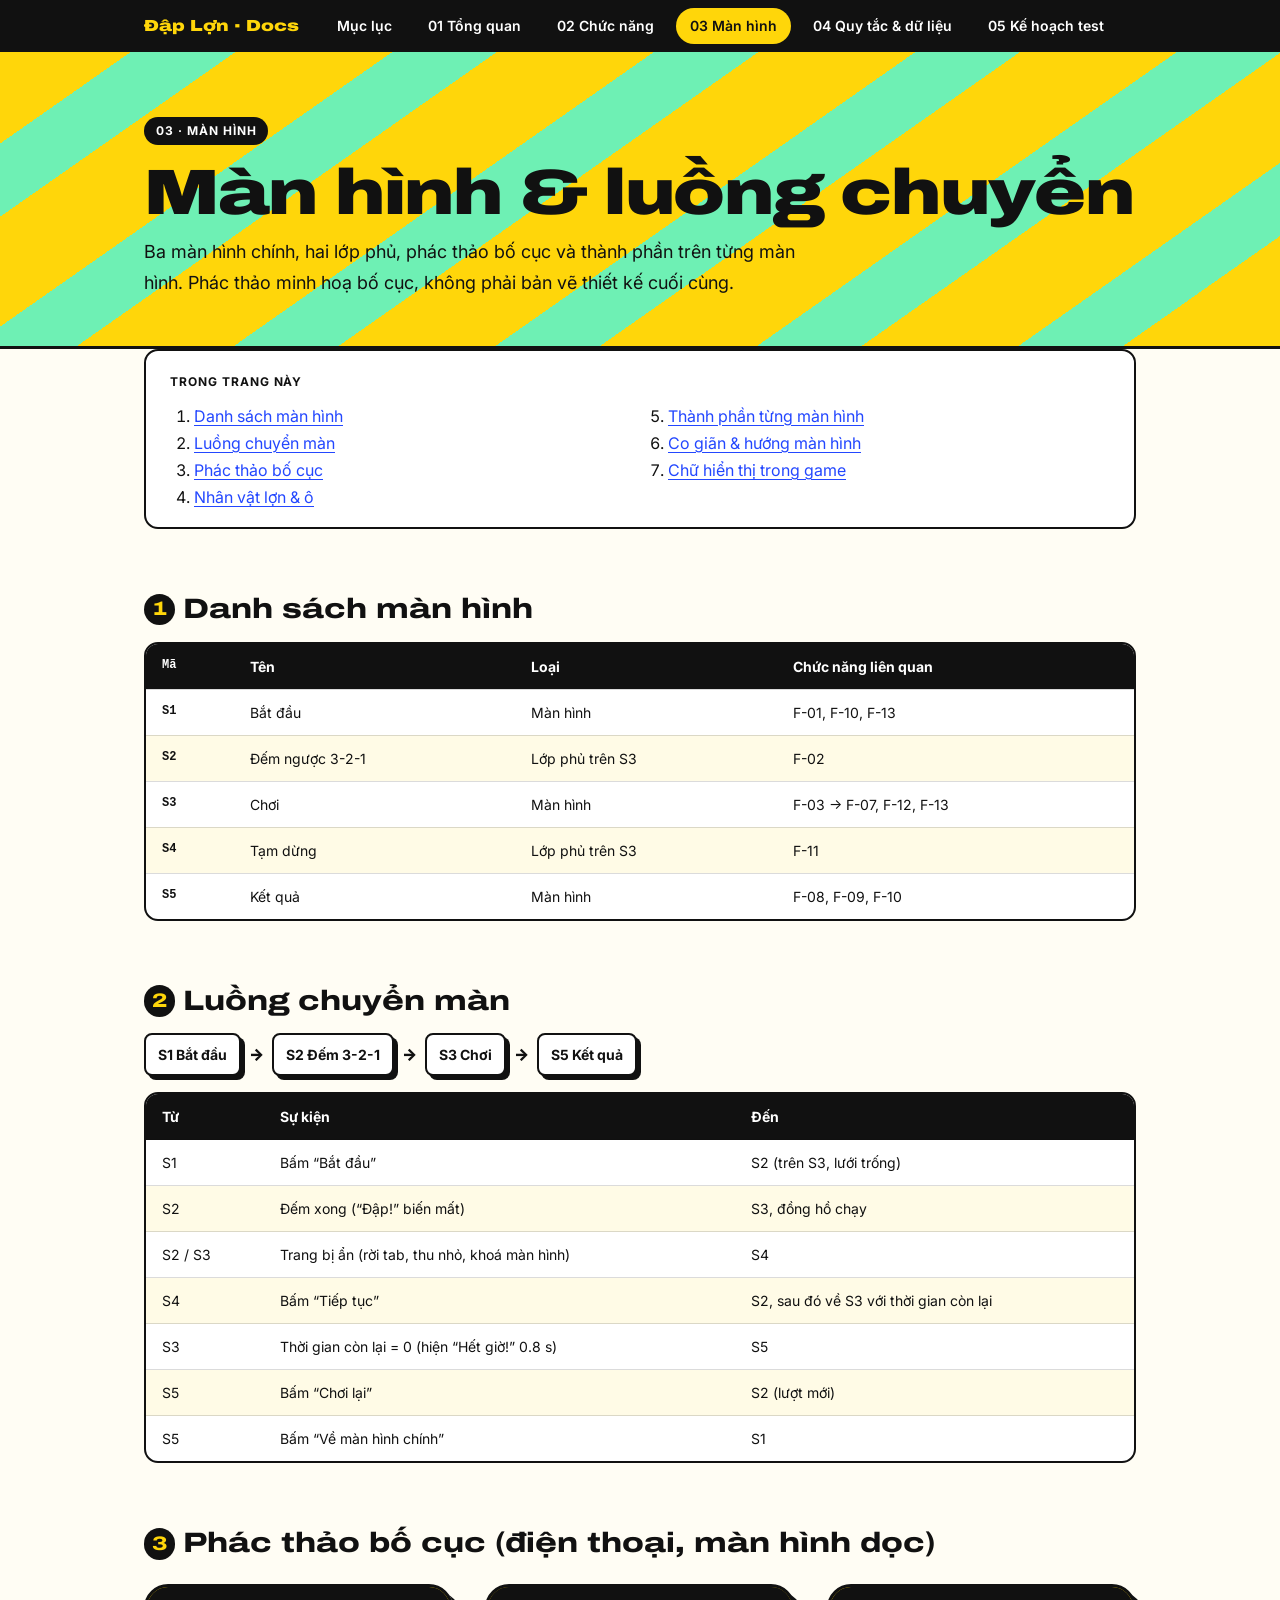
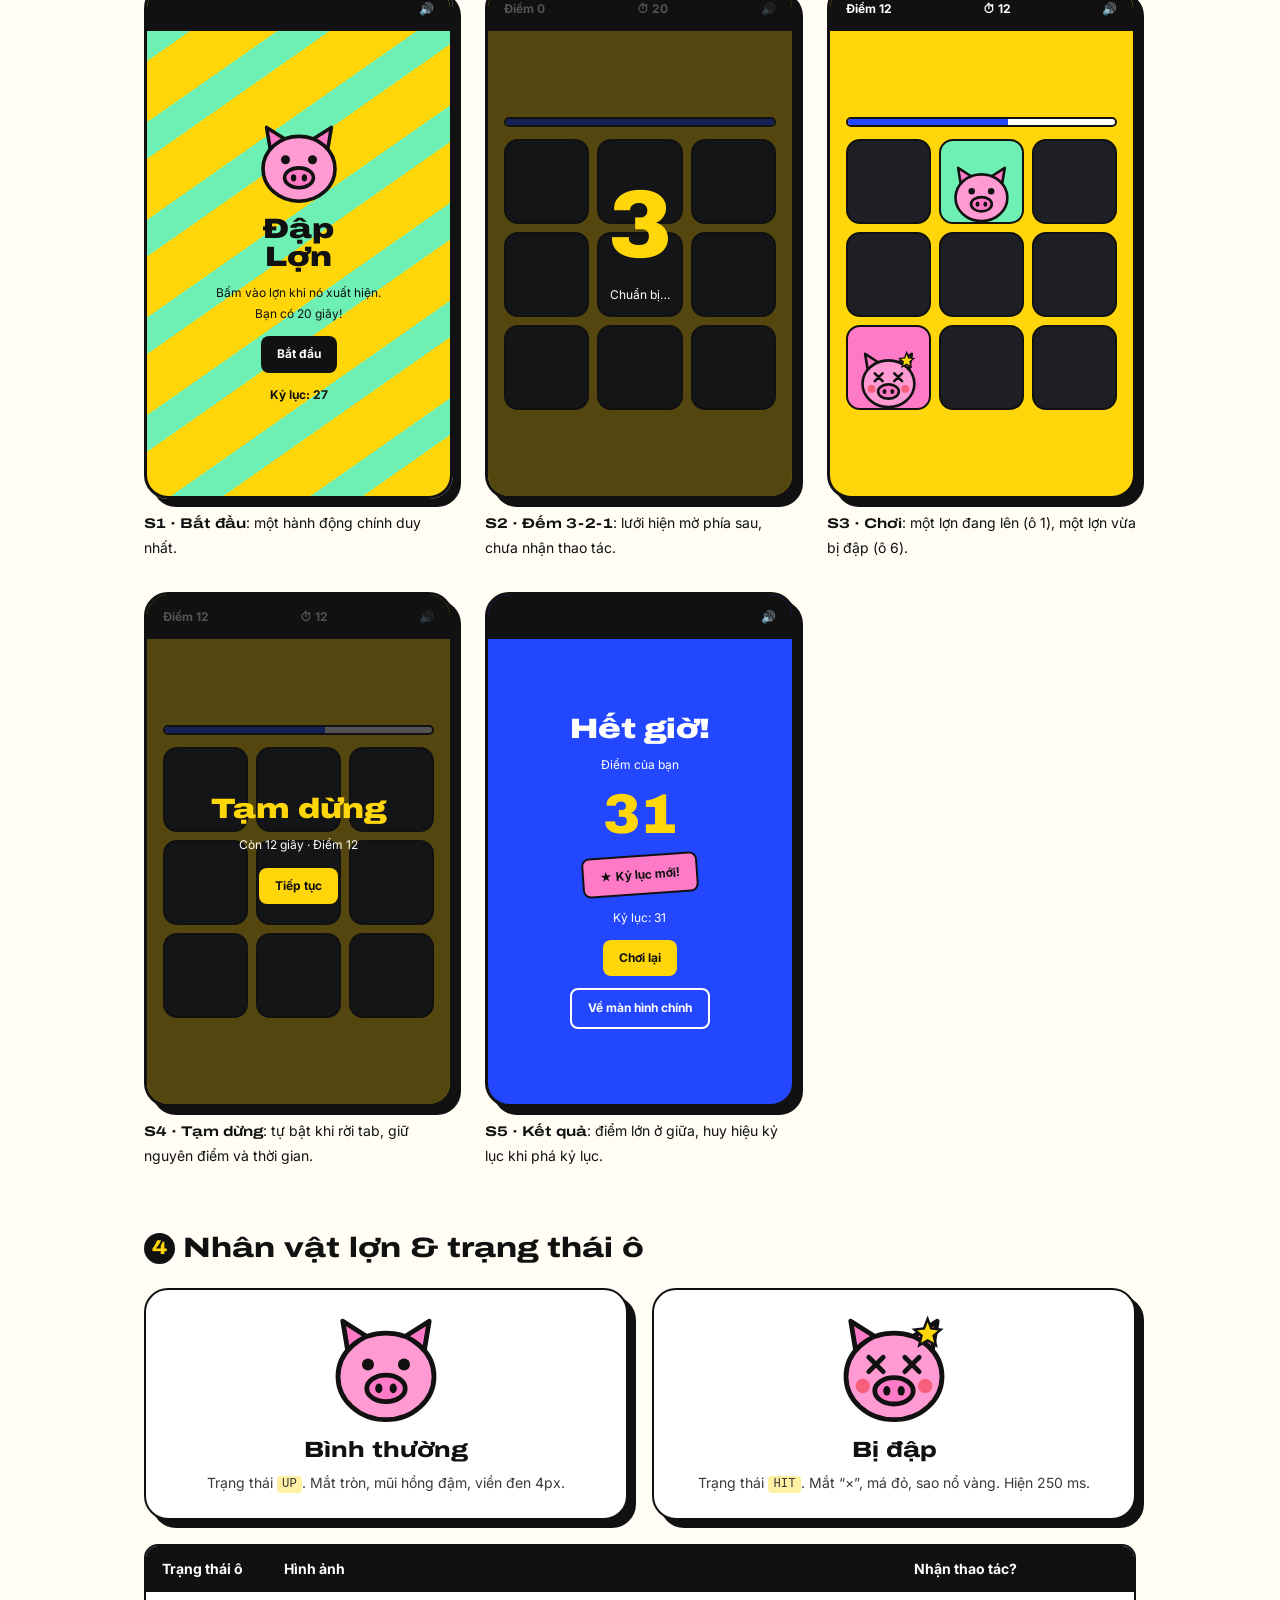
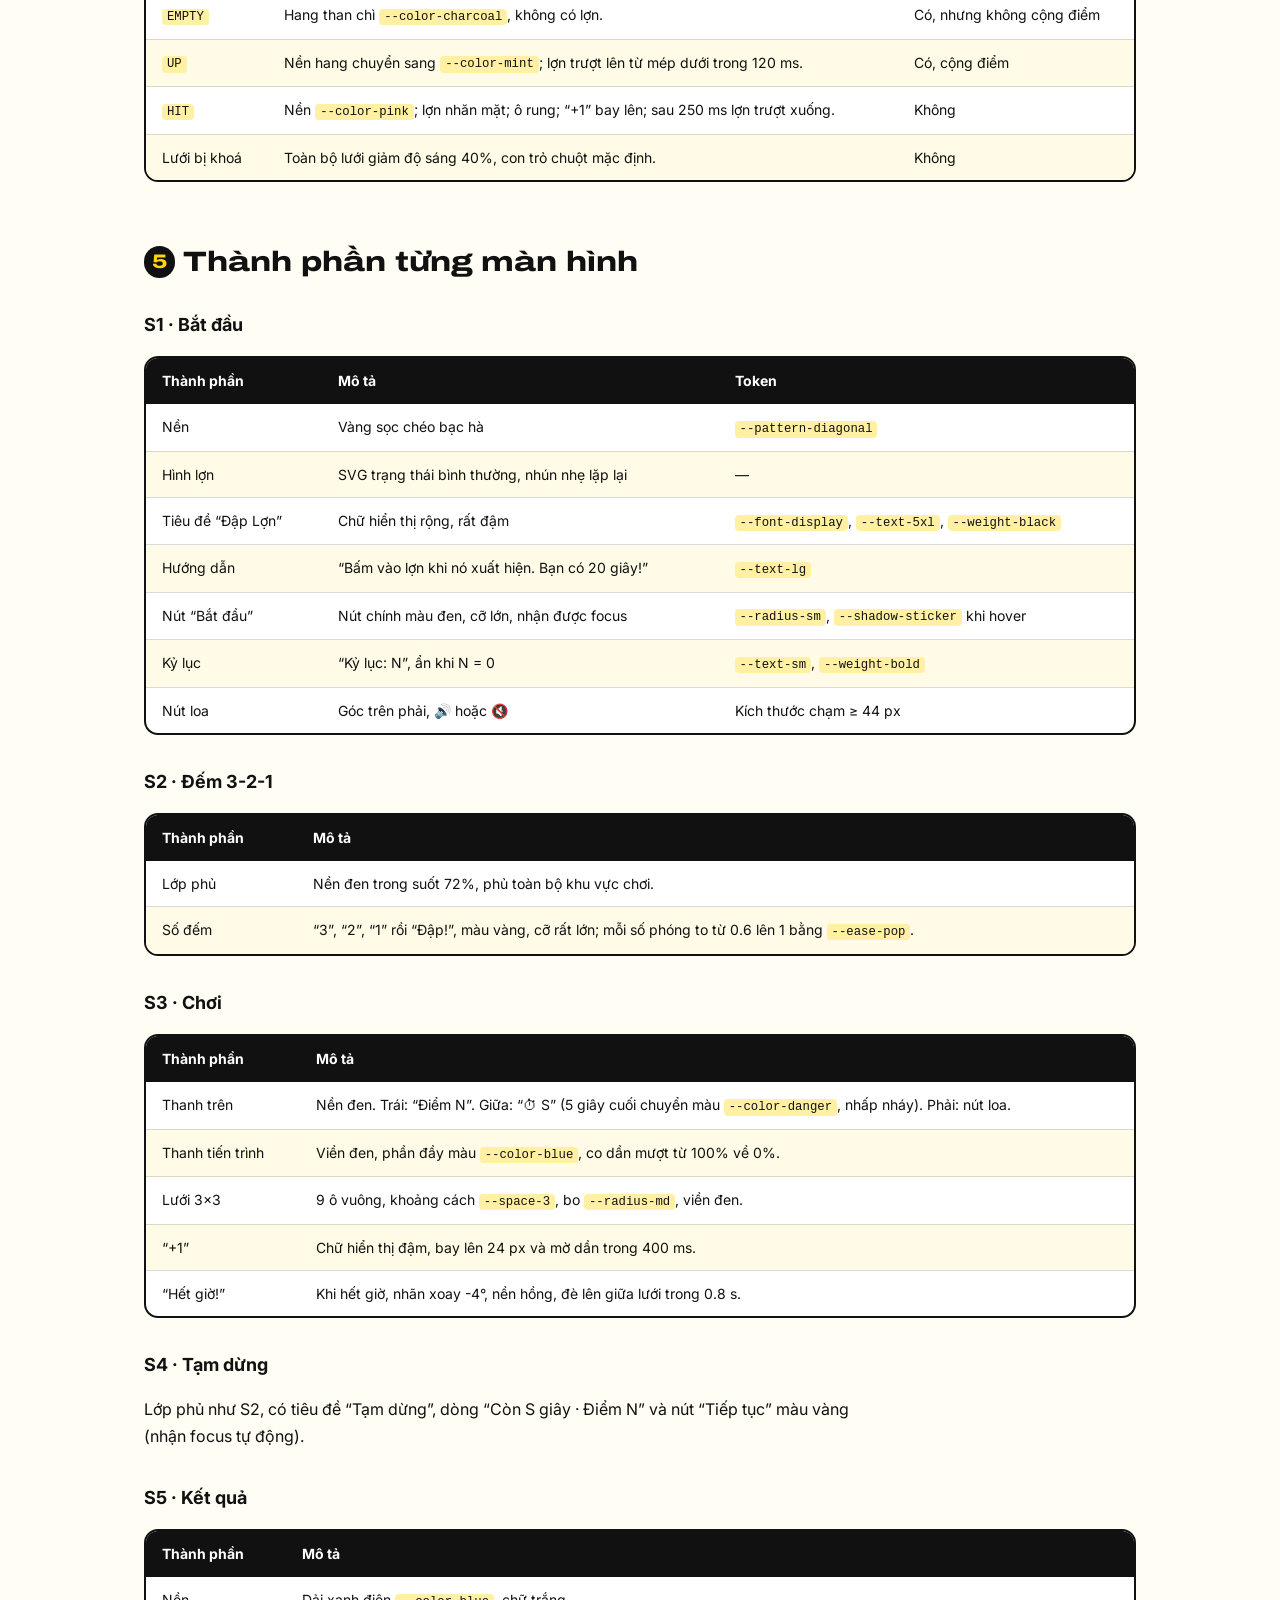
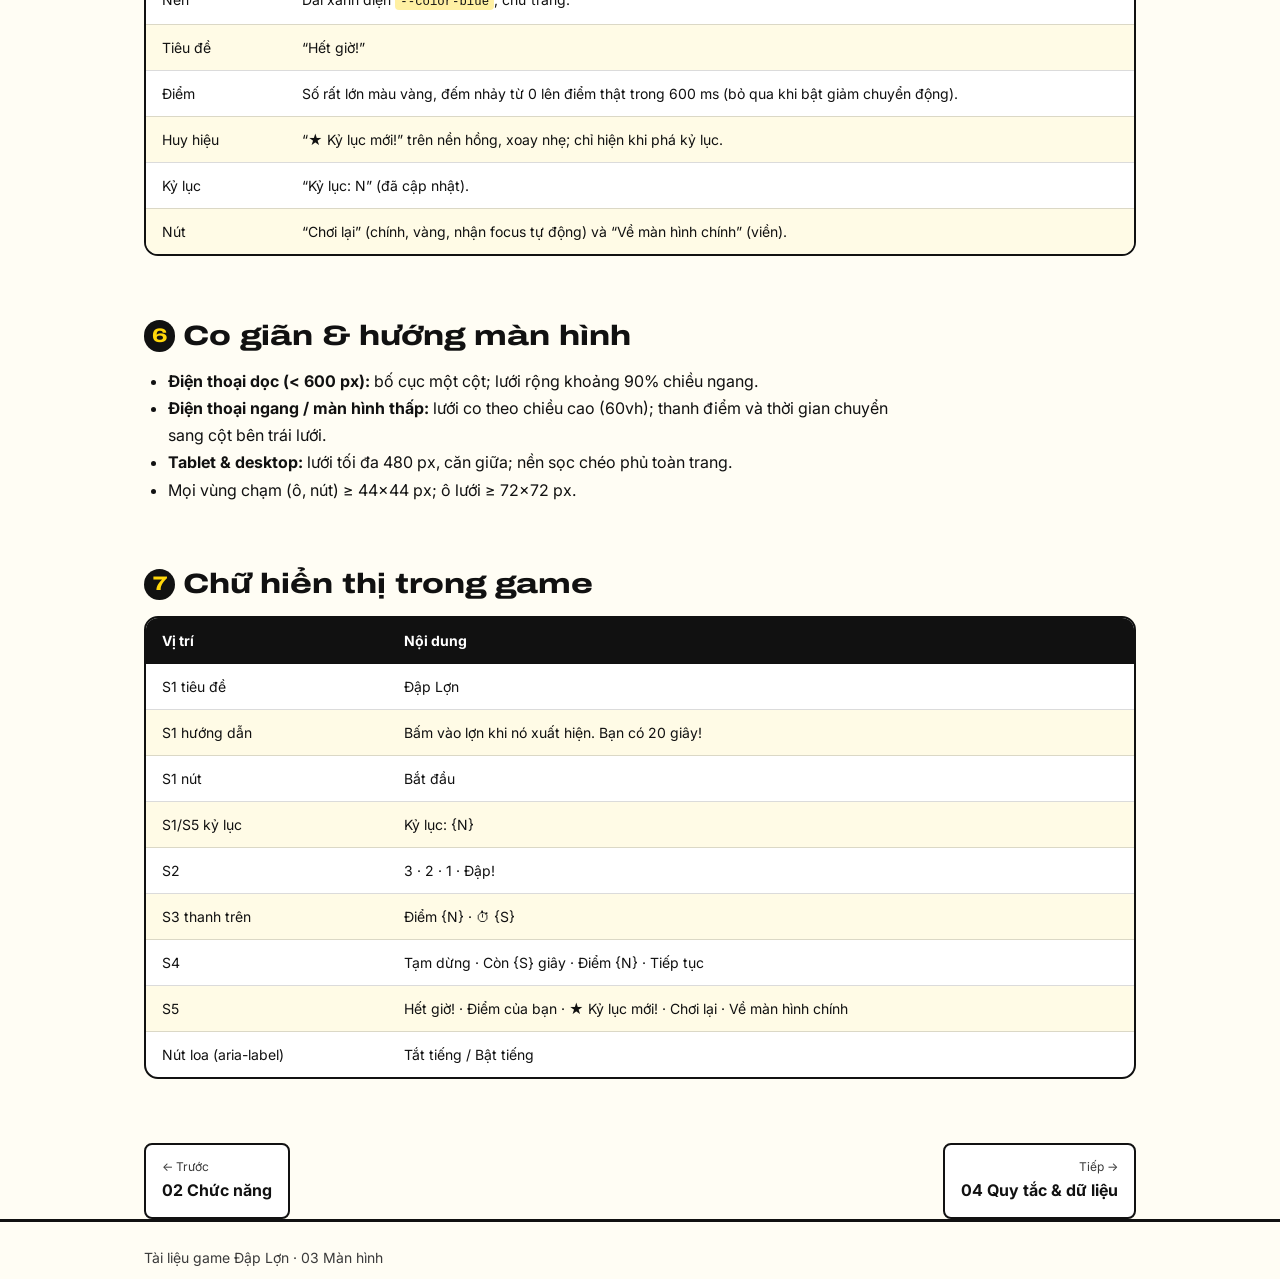
<file: docs/03-man-hinh.html>
<!DOCTYPE html>
<html lang="vi">
<head>
<meta charset="UTF-8">
<meta name="viewport" content="width=device-width, initial-scale=1">
<title>03 Màn hình — Tài liệu game Đập Lợn</title>
<link rel="stylesheet" href="docs.css">
</head>
<body>
<!-- Hình lợn SVG (phác thảo tham khảo cho nhân vật) -->
<svg width="0" height="0" style="position:absolute" aria-hidden="true">
  <symbol id="pig" viewBox="0 0 100 90">
    <path d="M18 30 L14 6 L36 20 Z" fill="#FF7AC6" stroke="#111" stroke-width="4" stroke-linejoin="round"/>
    <path d="M82 30 L86 6 L64 20 Z" fill="#FF7AC6" stroke="#111" stroke-width="4" stroke-linejoin="round"/>
    <ellipse cx="50" cy="52" rx="40" ry="36" fill="#FF9AD3" stroke="#111" stroke-width="4"/>
    <circle cx="35" cy="42" r="5" fill="#111"/>
    <circle cx="65" cy="42" r="5" fill="#111"/>
    <ellipse cx="50" cy="62" rx="16" ry="11" fill="#FF7AC6" stroke="#111" stroke-width="4"/>
    <ellipse cx="44" cy="62" rx="3" ry="4" fill="#111"/>
    <ellipse cx="56" cy="62" rx="3" ry="4" fill="#111"/>
  </symbol>
  <symbol id="pig-hit" viewBox="0 0 100 90">
    <path d="M18 30 L14 6 L36 20 Z" fill="#FF7AC6" stroke="#111" stroke-width="4" stroke-linejoin="round"/>
    <path d="M82 30 L86 6 L64 20 Z" fill="#FF7AC6" stroke="#111" stroke-width="4" stroke-linejoin="round"/>
    <ellipse cx="50" cy="52" rx="40" ry="36" fill="#FF9AD3" stroke="#111" stroke-width="4"/>
    <path d="M29 36 l12 12 M41 36 l-12 12 M59 36 l12 12 M71 36 l-12 12" stroke="#111" stroke-width="4" stroke-linecap="round"/>
    <circle cx="24" cy="60" r="6" fill="#F0383E" opacity=".6"/>
    <circle cx="76" cy="60" r="6" fill="#F0383E" opacity=".6"/>
    <ellipse cx="50" cy="64" rx="16" ry="11" fill="#FF7AC6" stroke="#111" stroke-width="4"/>
    <ellipse cx="44" cy="64" rx="3" ry="4" fill="#111"/>
    <ellipse cx="56" cy="64" rx="3" ry="4" fill="#111"/>
    <path d="M78 4 l3 8 8 1 -6 5 2 8 -7 -4 -7 4 2 -8 -6 -5 8 -1z" fill="#FFD60A" stroke="#111" stroke-width="2"/>
  </symbol>
</svg>

<nav class="topnav" aria-label="Tài liệu">
  <div class="wrap">
    <a class="brand" href="index.html">Đập Lợn · Docs</a>
    <a class="nav" href="index.html">Mục lục</a>
    <a class="nav" href="01-tong-quan.html">01 Tổng quan</a>
    <a class="nav" href="02-chuc-nang.html">02 Chức năng</a>
    <a class="nav" href="03-man-hinh.html" aria-current="page">03 Màn hình</a>
    <a class="nav" href="04-quy-tac-du-lieu.html">04 Quy tắc &amp; dữ liệu</a>
    <a class="nav" href="05-ke-hoach-test.html">05 Kế hoạch test</a>
  </div>
</nav>

<header class="page-head">
  <div class="wrap">
    <span class="eyebrow">03 · Màn hình</span>
    <h1>Màn hình &amp; luồng chuyển</h1>
    <p class="lead">Ba màn hình chính, hai lớp phủ, phác thảo bố cục và thành phần trên từng màn hình. Phác thảo minh hoạ bố cục, không phải bản vẽ thiết kế cuối cùng.</p>
  </div>
</header>

<main class="wrap">
  <nav class="toc" aria-label="Trong trang này">
    <span class="eyebrow">Trong trang này</span>
    <ol>
      <li><a href="#danh-sach">Danh sách màn hình</a></li>
      <li><a href="#luong">Luồng chuyển màn</a></li>
      <li><a href="#phac-thao">Phác thảo bố cục</a></li>
      <li><a href="#nhan-vat">Nhân vật lợn &amp; ô</a></li>
      <li><a href="#chi-tiet">Thành phần từng màn hình</a></li>
      <li><a href="#co-gian">Co giãn &amp; hướng màn hình</a></li>
      <li><a href="#chu">Chữ hiển thị trong game</a></li>
    </ol>
  </nav>

  <h2 id="danh-sach"><span class="num">1</span>Danh sách màn hình</h2>
  <div class="table-wrap">
    <table>
      <thead><tr><th class="id">Mã</th><th>Tên</th><th>Loại</th><th>Chức năng liên quan</th></tr></thead>
      <tbody>
        <tr><td class="id">S1</td><td>Bắt đầu</td><td>Màn hình</td><td>F-01, F-10, F-13</td></tr>
        <tr><td class="id">S2</td><td>Đếm ngược 3-2-1</td><td>Lớp phủ trên S3</td><td>F-02</td></tr>
        <tr><td class="id">S3</td><td>Chơi</td><td>Màn hình</td><td>F-03 → F-07, F-12, F-13</td></tr>
        <tr><td class="id">S4</td><td>Tạm dừng</td><td>Lớp phủ trên S3</td><td>F-11</td></tr>
        <tr><td class="id">S5</td><td>Kết quả</td><td>Màn hình</td><td>F-08, F-09, F-10</td></tr>
      </tbody>
    </table>
  </div>

  <h2 id="luong"><span class="num">2</span>Luồng chuyển màn</h2>
  <div class="flow">
    <span class="node">S1 Bắt đầu</span><span class="arrow">→</span><span class="node">S2 Đếm 3-2-1</span><span class="arrow">→</span><span class="node">S3 Chơi</span><span class="arrow">→</span><span class="node">S5 Kết quả</span>
  </div>
  <div class="table-wrap">
    <table>
      <thead><tr><th>Từ</th><th>Sự kiện</th><th>Đến</th></tr></thead>
      <tbody>
        <tr><td>S1</td><td>Bấm “Bắt đầu”</td><td>S2 (trên S3, lưới trống)</td></tr>
        <tr><td>S2</td><td>Đếm xong (“Đập!” biến mất)</td><td>S3, đồng hồ chạy</td></tr>
        <tr><td>S2 / S3</td><td>Trang bị ẩn (rời tab, thu nhỏ, khoá màn hình)</td><td>S4</td></tr>
        <tr><td>S4</td><td>Bấm “Tiếp tục”</td><td>S2, sau đó về S3 với thời gian còn lại</td></tr>
        <tr><td>S3</td><td>Thời gian còn lại = 0 (hiện “Hết giờ!” 0.8 s)</td><td>S5</td></tr>
        <tr><td>S5</td><td>Bấm “Chơi lại”</td><td>S2 (lượt mới)</td></tr>
        <tr><td>S5</td><td>Bấm “Về màn hình chính”</td><td>S1</td></tr>
      </tbody>
    </table>
  </div>

  <h2 id="phac-thao"><span class="num">3</span>Phác thảo bố cục (điện thoại, màn hình dọc)</h2>
  <div class="screens">
    <figure style="margin:0">
      <div class="mock" style="background:repeating-linear-gradient(-35deg,var(--color-yellow) 0 50px,var(--color-mint) 50px 80px)">
        <div class="bar"><span></span><span>🔊</span></div>
        <div class="body">
          <svg width="90" height="81" aria-hidden="true"><use href="#pig"/></svg>
          <div class="title">Đập<br>Lợn</div>
          <div class="small">Bấm vào lợn khi nó xuất hiện.<br>Bạn có 20 giây!</div>
          <span class="btn">Bắt đầu</span>
          <div class="small"><strong>Kỷ lục: 27</strong></div>
        </div>
      </div>
      <figcaption class="mock-caption"><strong>S1 · Bắt đầu</strong>: một hành động chính duy nhất.</figcaption>
    </figure>

    <figure style="margin:0">
      <div class="mock">
        <div class="bar"><span>Điểm 0</span><span>⏱ 20</span><span>🔊</span></div>
        <div class="body">
          <div class="progress"><span style="width:100%"></span></div>
          <div class="grid">
            <div class="cell"></div><div class="cell"></div><div class="cell"></div>
            <div class="cell"></div><div class="cell"></div><div class="cell"></div>
            <div class="cell"></div><div class="cell"></div><div class="cell"></div>
          </div>
        </div>
        <div class="overlay"><div class="big">3</div><div class="small">Chuẩn bị…</div></div>
      </div>
      <figcaption class="mock-caption"><strong>S2 · Đếm 3-2-1</strong>: lưới hiện mờ phía sau, chưa nhận thao tác.</figcaption>
    </figure>

    <figure style="margin:0">
      <div class="mock">
        <div class="bar"><span>Điểm 12</span><span>⏱ 12</span><span>🔊</span></div>
        <div class="body">
          <div class="progress"><span style="width:60%"></span></div>
          <div class="grid">
            <div class="cell"></div><div class="cell up"><svg viewBox="0 0 100 90" aria-hidden="true"><use href="#pig"/></svg></div><div class="cell"></div>
            <div class="cell"></div><div class="cell"></div><div class="cell"></div>
            <div class="cell hit"><svg viewBox="0 0 100 90" aria-hidden="true"><use href="#pig-hit"/></svg></div><div class="cell"></div><div class="cell"></div>
          </div>
        </div>
      </div>
      <figcaption class="mock-caption"><strong>S3 · Chơi</strong>: một lợn đang lên (ô 1), một lợn vừa bị đập (ô 6).</figcaption>
    </figure>

    <figure style="margin:0">
      <div class="mock">
        <div class="bar"><span>Điểm 12</span><span>⏱ 12</span><span>🔊</span></div>
        <div class="body">
          <div class="progress"><span style="width:60%"></span></div>
          <div class="grid">
            <div class="cell"></div><div class="cell"></div><div class="cell"></div>
            <div class="cell"></div><div class="cell"></div><div class="cell"></div>
            <div class="cell"></div><div class="cell"></div><div class="cell"></div>
          </div>
        </div>
        <div class="overlay">
          <div class="title" style="color:var(--color-yellow)">Tạm dừng</div>
          <div class="small">Còn 12 giây · Điểm 12</div>
          <span class="btn" style="background:var(--color-yellow);color:var(--color-ink)">Tiếp tục</span>
        </div>
      </div>
      <figcaption class="mock-caption"><strong>S4 · Tạm dừng</strong>: tự bật khi rời tab, giữ nguyên điểm và thời gian.</figcaption>
    </figure>

    <figure style="margin:0">
      <div class="mock" style="background:var(--color-blue);color:var(--color-white)">
        <div class="bar"><span></span><span>🔊</span></div>
        <div class="body">
          <div class="title">Hết giờ!</div>
          <div class="small">Điểm của bạn</div>
          <div class="big" style="color:var(--color-yellow)">31</div>
          <span class="btn" style="background:var(--color-pink);color:var(--color-ink);border:2px solid var(--color-ink);transform:rotate(-4deg)">★ Kỷ lục mới!</span>
          <div class="small">Kỷ lục: 31</div>
          <span class="btn" style="background:var(--color-yellow);color:var(--color-ink)">Chơi lại</span>
          <span class="btn ghost" style="color:var(--color-white);border-color:var(--color-white)">Về màn hình chính</span>
        </div>
      </div>
      <figcaption class="mock-caption"><strong>S5 · Kết quả</strong>: điểm lớn ở giữa, huy hiệu kỷ lục khi phá kỷ lục.</figcaption>
    </figure>
  </div>

  <h2 id="nhan-vat"><span class="num">4</span>Nhân vật lợn &amp; trạng thái ô</h2>
  <div class="cards">
    <div class="card" style="text-align:center"><svg width="120" height="108" aria-hidden="true"><use href="#pig"/></svg><h3>Bình thường</h3><p>Trạng thái <code>UP</code>. Mắt tròn, mũi hồng đậm, viền đen 4px.</p></div>
    <div class="card" style="text-align:center"><svg width="120" height="108" aria-hidden="true"><use href="#pig-hit"/></svg><h3>Bị đập</h3><p>Trạng thái <code>HIT</code>. Mắt “×”, má đỏ, sao nổ vàng. Hiện 250 ms.</p></div>
  </div>
  <div class="table-wrap">
    <table>
      <thead><tr><th>Trạng thái ô</th><th>Hình ảnh</th><th>Nhận thao tác?</th></tr></thead>
      <tbody>
        <tr><td><code>EMPTY</code></td><td>Hang than chì <code>--color-charcoal</code>, không có lợn.</td><td>Có, nhưng không cộng điểm</td></tr>
        <tr><td><code>UP</code></td><td>Nền hang chuyển sang <code>--color-mint</code>; lợn trượt lên từ mép dưới trong 120 ms.</td><td>Có, cộng điểm</td></tr>
        <tr><td><code>HIT</code></td><td>Nền <code>--color-pink</code>; lợn nhăn mặt; ô rung; “+1” bay lên; sau 250 ms lợn trượt xuống.</td><td>Không</td></tr>
        <tr><td>Lưới bị khoá</td><td>Toàn bộ lưới giảm độ sáng 40%, con trỏ chuột mặc định.</td><td>Không</td></tr>
      </tbody>
    </table>
  </div>

  <h2 id="chi-tiet"><span class="num">5</span>Thành phần từng màn hình</h2>

  <h3>S1 · Bắt đầu</h3>
  <div class="table-wrap"><table>
    <thead><tr><th>Thành phần</th><th>Mô tả</th><th>Token</th></tr></thead>
    <tbody>
      <tr><td>Nền</td><td>Vàng sọc chéo bạc hà</td><td><code>--pattern-diagonal</code></td></tr>
      <tr><td>Hình lợn</td><td>SVG trạng thái bình thường, nhún nhẹ lặp lại</td><td>—</td></tr>
      <tr><td>Tiêu đề “Đập Lợn”</td><td>Chữ hiển thị rộng, rất đậm</td><td><code>--font-display</code>, <code>--text-5xl</code>, <code>--weight-black</code></td></tr>
      <tr><td>Hướng dẫn</td><td>“Bấm vào lợn khi nó xuất hiện. Bạn có 20 giây!”</td><td><code>--text-lg</code></td></tr>
      <tr><td>Nút “Bắt đầu”</td><td>Nút chính màu đen, cỡ lớn, nhận được focus</td><td><code>--radius-sm</code>, <code>--shadow-sticker</code> khi hover</td></tr>
      <tr><td>Kỷ lục</td><td>“Kỷ lục: N”, ẩn khi N = 0</td><td><code>--text-sm</code>, <code>--weight-bold</code></td></tr>
      <tr><td>Nút loa</td><td>Góc trên phải, 🔊 hoặc 🔇</td><td>Kích thước chạm ≥ 44 px</td></tr>
    </tbody>
  </table></div>

  <h3>S2 · Đếm 3-2-1</h3>
  <div class="table-wrap"><table>
    <thead><tr><th>Thành phần</th><th>Mô tả</th></tr></thead>
    <tbody>
      <tr><td>Lớp phủ</td><td>Nền đen trong suốt 72%, phủ toàn bộ khu vực chơi.</td></tr>
      <tr><td>Số đếm</td><td>“3”, “2”, “1” rồi “Đập!”, màu vàng, cỡ rất lớn; mỗi số phóng to từ 0.6 lên 1 bằng <code>--ease-pop</code>.</td></tr>
    </tbody>
  </table></div>

  <h3>S3 · Chơi</h3>
  <div class="table-wrap"><table>
    <thead><tr><th>Thành phần</th><th>Mô tả</th></tr></thead>
    <tbody>
      <tr><td>Thanh trên</td><td>Nền đen. Trái: “Điểm N”. Giữa: “⏱ S” (5 giây cuối chuyển màu <code>--color-danger</code>, nhấp nháy). Phải: nút loa.</td></tr>
      <tr><td>Thanh tiến trình</td><td>Viền đen, phần đầy màu <code>--color-blue</code>, co dần mượt từ 100% về 0%.</td></tr>
      <tr><td>Lưới 3×3</td><td>9 ô vuông, khoảng cách <code>--space-3</code>, bo <code>--radius-md</code>, viền đen.</td></tr>
      <tr><td>“+1”</td><td>Chữ hiển thị đậm, bay lên 24 px và mờ dần trong 400 ms.</td></tr>
      <tr><td>“Hết giờ!”</td><td>Khi hết giờ, nhãn xoay -4°, nền hồng, đè lên giữa lưới trong 0.8 s.</td></tr>
    </tbody>
  </table></div>

  <h3>S4 · Tạm dừng</h3>
  <p>Lớp phủ như S2, có tiêu đề “Tạm dừng”, dòng “Còn S giây · Điểm N” và nút “Tiếp tục” màu vàng (nhận focus tự động).</p>

  <h3>S5 · Kết quả</h3>
  <div class="table-wrap"><table>
    <thead><tr><th>Thành phần</th><th>Mô tả</th></tr></thead>
    <tbody>
      <tr><td>Nền</td><td>Dải xanh điện <code>--color-blue</code>, chữ trắng.</td></tr>
      <tr><td>Tiêu đề</td><td>“Hết giờ!”</td></tr>
      <tr><td>Điểm</td><td>Số rất lớn màu vàng, đếm nhảy từ 0 lên điểm thật trong 600 ms (bỏ qua khi bật giảm chuyển động).</td></tr>
      <tr><td>Huy hiệu</td><td>“★ Kỷ lục mới!” trên nền hồng, xoay nhẹ; chỉ hiện khi phá kỷ lục.</td></tr>
      <tr><td>Kỷ lục</td><td>“Kỷ lục: N” (đã cập nhật).</td></tr>
      <tr><td>Nút</td><td>“Chơi lại” (chính, vàng, nhận focus tự động) và “Về màn hình chính” (viền).</td></tr>
    </tbody>
  </table></div>

  <h2 id="co-gian"><span class="num">6</span>Co giãn &amp; hướng màn hình</h2>
  <ul>
    <li><strong>Điện thoại dọc (&lt; 600 px):</strong> bố cục một cột; lưới rộng khoảng 90% chiều ngang.</li>
    <li><strong>Điện thoại ngang / màn hình thấp:</strong> lưới co theo chiều cao (60vh); thanh điểm và thời gian chuyển sang cột bên trái lưới.</li>
    <li><strong>Tablet &amp; desktop:</strong> lưới tối đa 480 px, căn giữa; nền sọc chéo phủ toàn trang.</li>
    <li>Mọi vùng chạm (ô, nút) ≥ 44×44 px; ô lưới ≥ 72×72 px.</li>
  </ul>

  <h2 id="chu"><span class="num">7</span>Chữ hiển thị trong game</h2>
  <div class="table-wrap"><table>
    <thead><tr><th>Vị trí</th><th>Nội dung</th></tr></thead>
    <tbody>
      <tr><td>S1 tiêu đề</td><td>Đập Lợn</td></tr>
      <tr><td>S1 hướng dẫn</td><td>Bấm vào lợn khi nó xuất hiện. Bạn có 20 giây!</td></tr>
      <tr><td>S1 nút</td><td>Bắt đầu</td></tr>
      <tr><td>S1/S5 kỷ lục</td><td>Kỷ lục: {N}</td></tr>
      <tr><td>S2</td><td>3 · 2 · 1 · Đập!</td></tr>
      <tr><td>S3 thanh trên</td><td>Điểm {N} · ⏱ {S}</td></tr>
      <tr><td>S4</td><td>Tạm dừng · Còn {S} giây · Điểm {N} · Tiếp tục</td></tr>
      <tr><td>S5</td><td>Hết giờ! · Điểm của bạn · ★ Kỷ lục mới! · Chơi lại · Về màn hình chính</td></tr>
      <tr><td>Nút loa (aria-label)</td><td>Tắt tiếng / Bật tiếng</td></tr>
    </tbody>
  </table></div>

  <div class="pager">
    <a href="02-chuc-nang.html"><small>← Trước</small>02 Chức năng</a>
    <a class="next" href="04-quy-tac-du-lieu.html"><small>Tiếp →</small>04 Quy tắc &amp; dữ liệu</a>
  </div>
</main>

<footer class="site"><div class="wrap">Tài liệu game Đập Lợn · 03 Màn hình</div></footer>
</body>
</html>
</file>
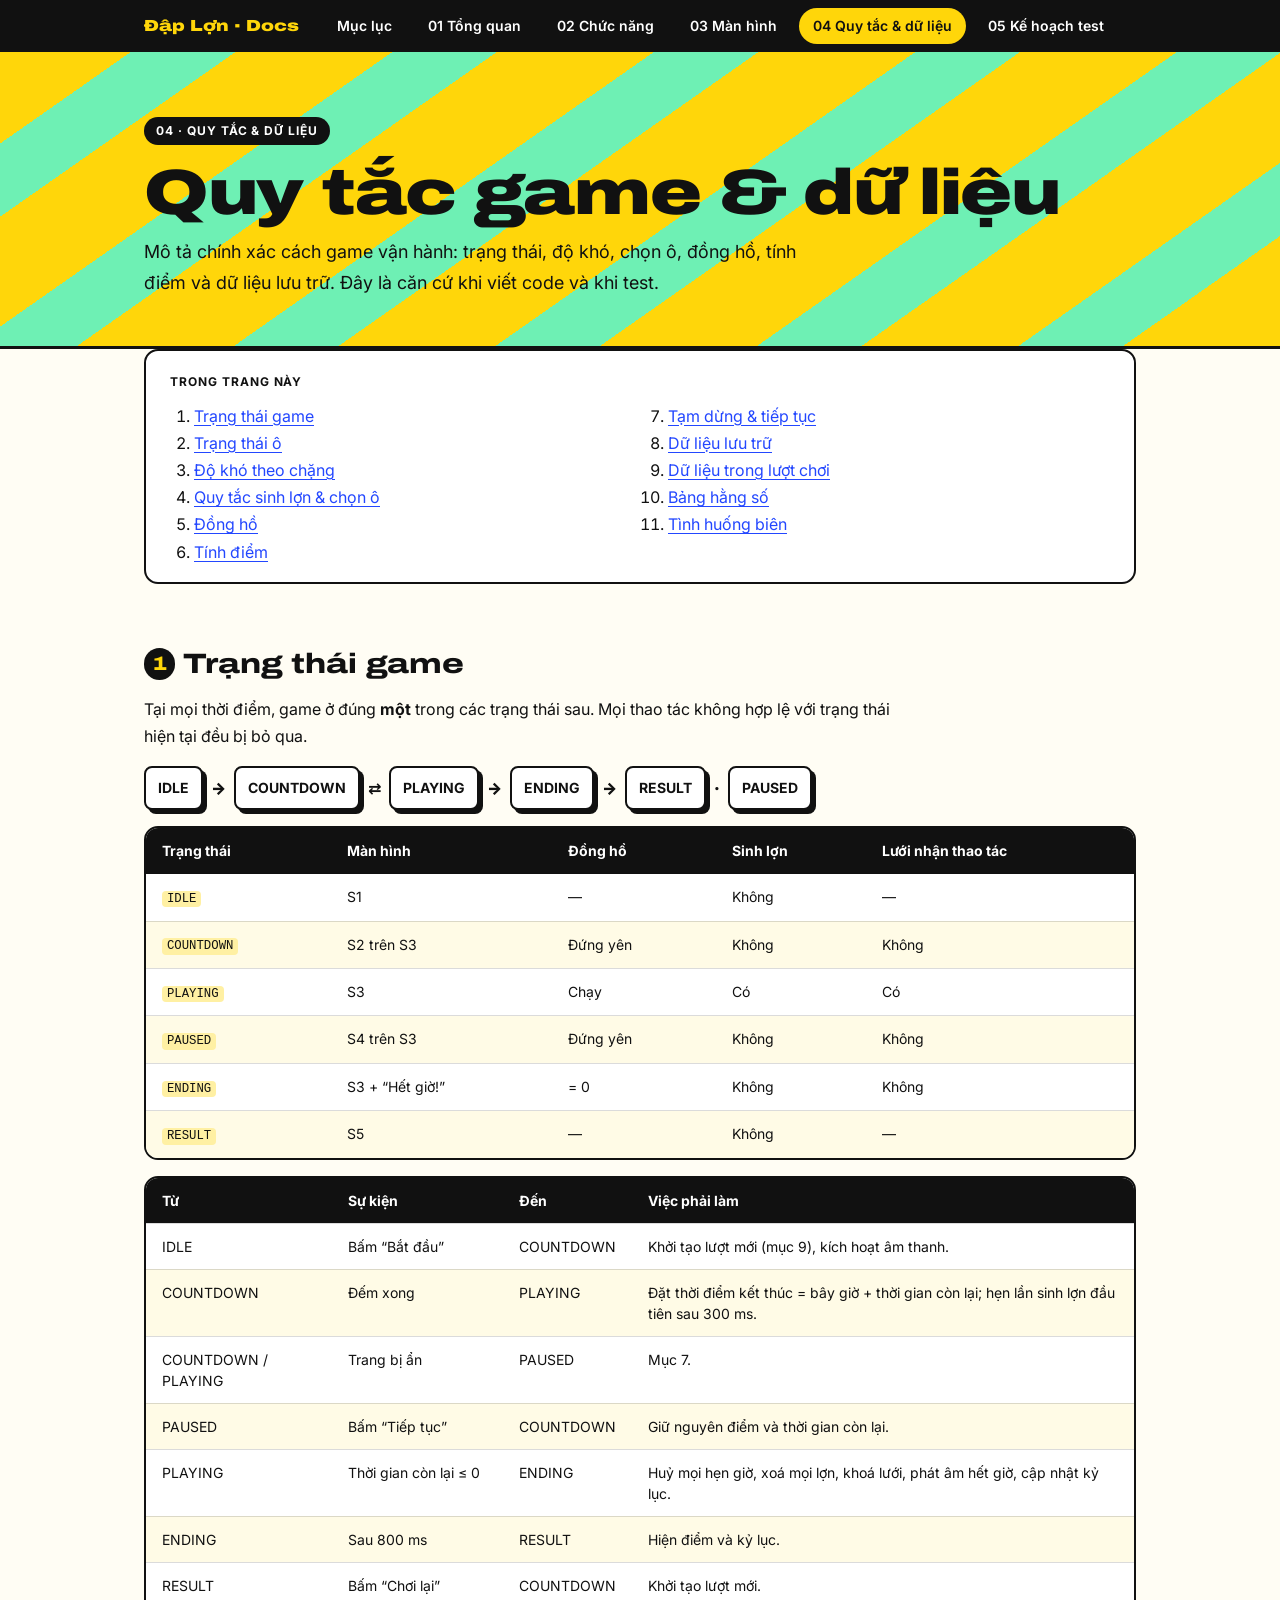
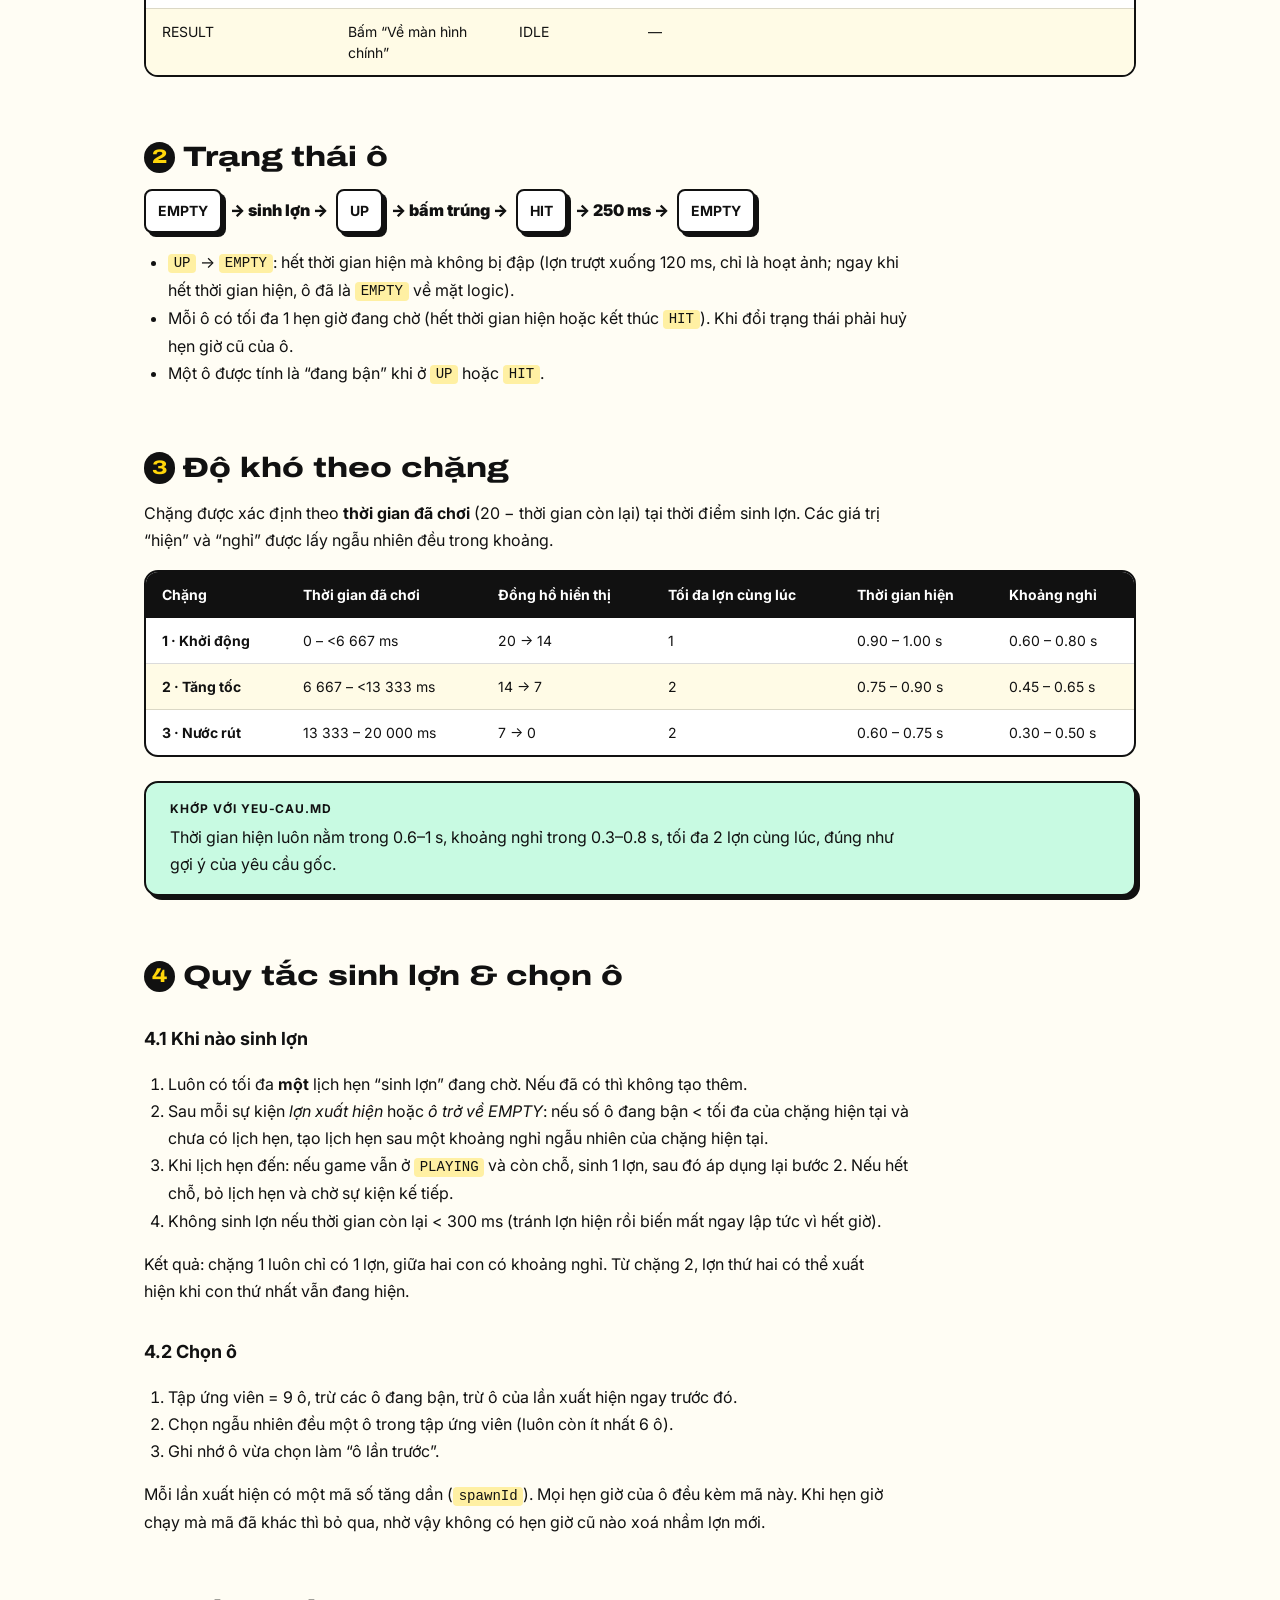
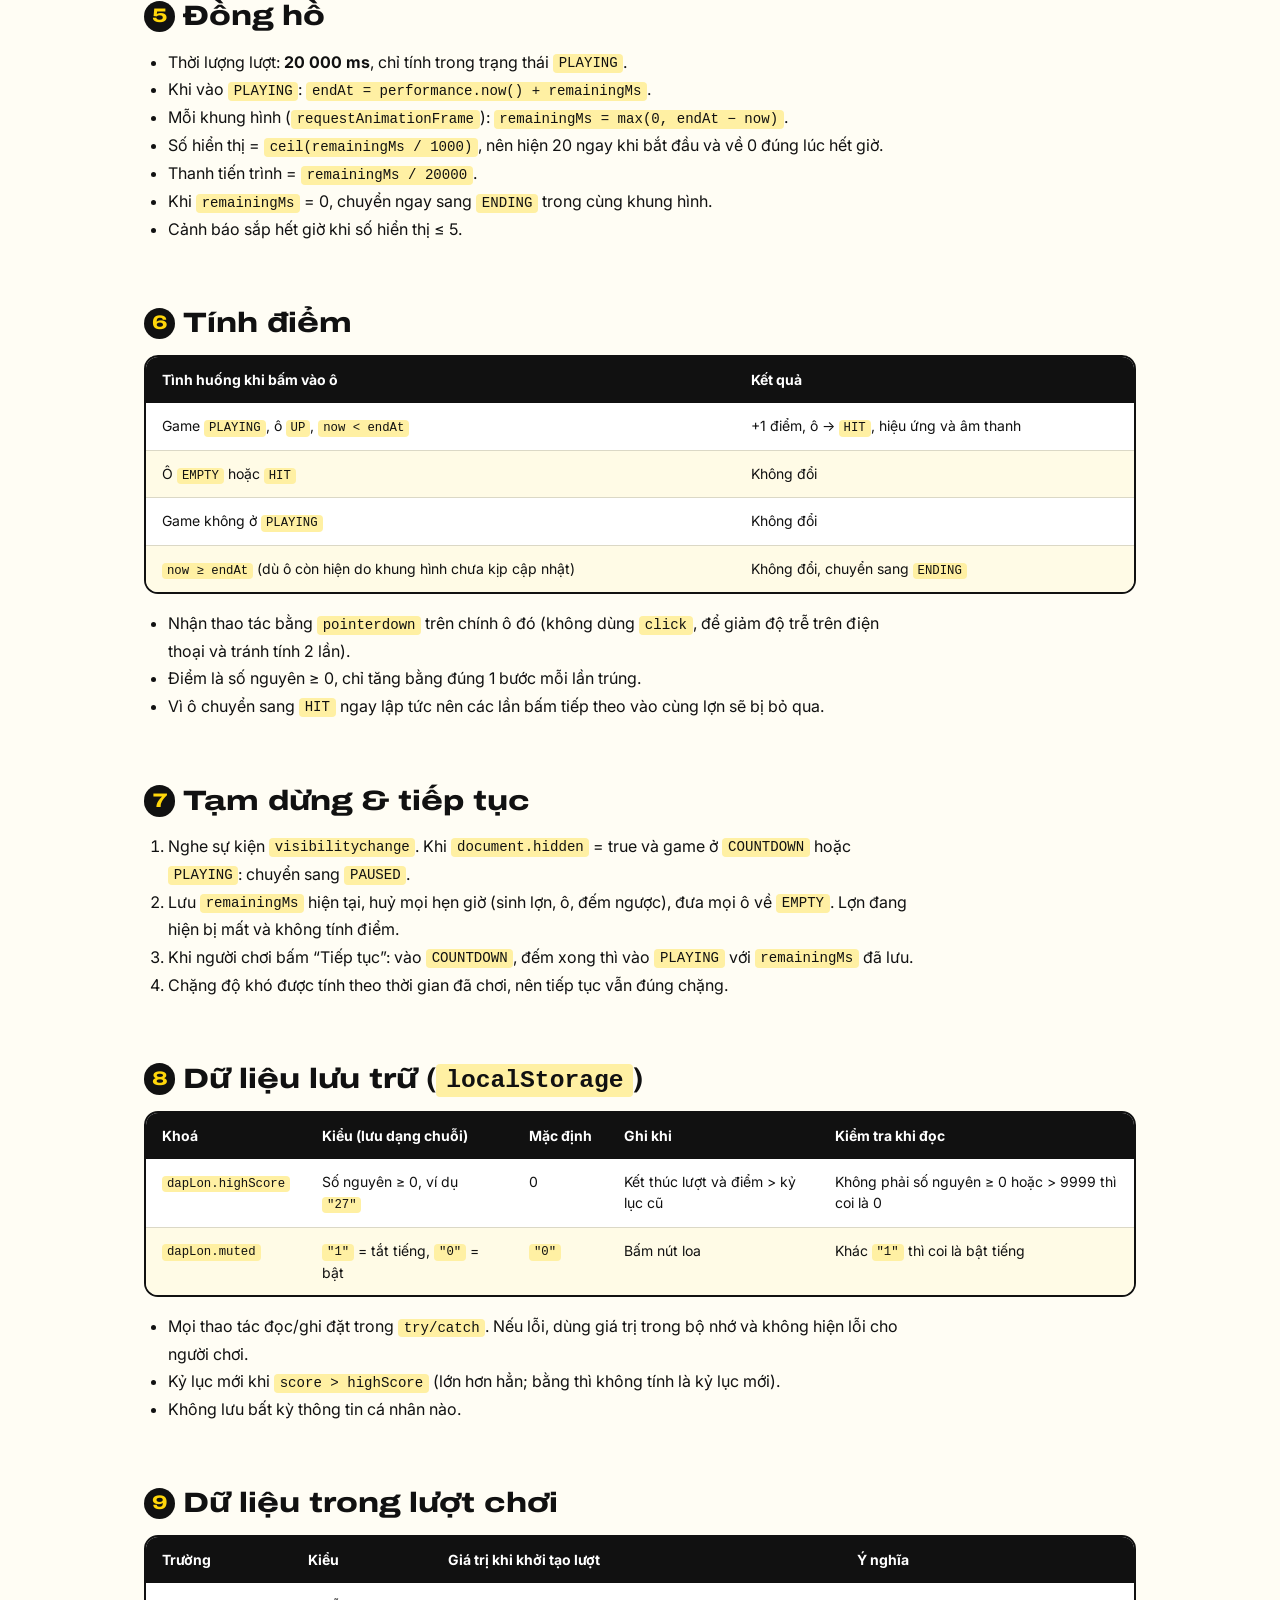
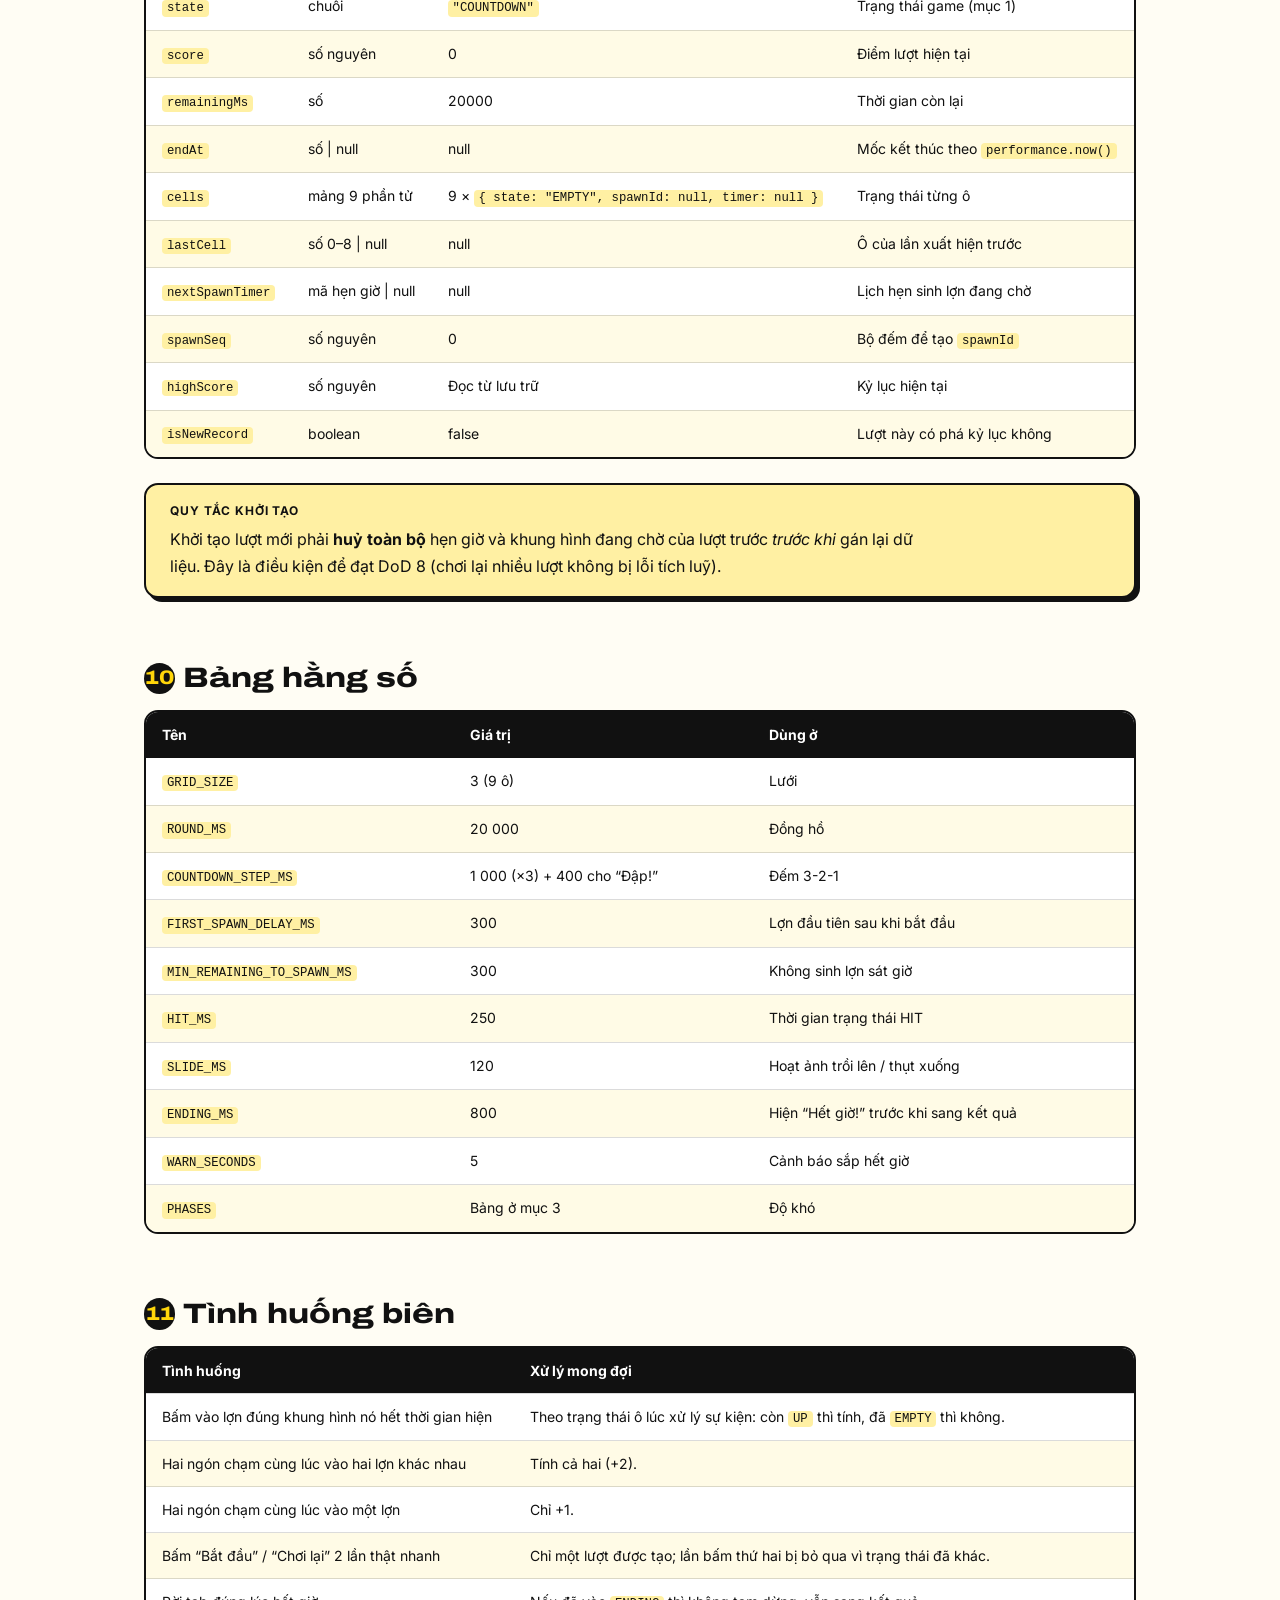
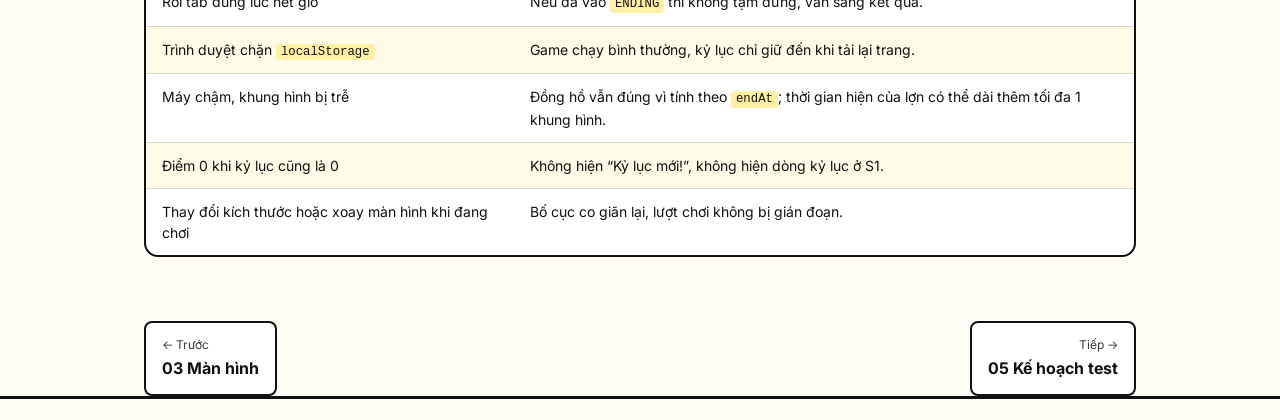
<file: docs/04-quy-tac-du-lieu.html>
<!DOCTYPE html>
<html lang="vi">
<head>
<meta charset="UTF-8">
<meta name="viewport" content="width=device-width, initial-scale=1">
<title>04 Quy tắc &amp; dữ liệu — Tài liệu game Đập Lợn</title>
<link rel="stylesheet" href="docs.css">
</head>
<body>
<nav class="topnav" aria-label="Tài liệu">
  <div class="wrap">
    <a class="brand" href="index.html">Đập Lợn · Docs</a>
    <a class="nav" href="index.html">Mục lục</a>
    <a class="nav" href="01-tong-quan.html">01 Tổng quan</a>
    <a class="nav" href="02-chuc-nang.html">02 Chức năng</a>
    <a class="nav" href="03-man-hinh.html">03 Màn hình</a>
    <a class="nav" href="04-quy-tac-du-lieu.html" aria-current="page">04 Quy tắc &amp; dữ liệu</a>
    <a class="nav" href="05-ke-hoach-test.html">05 Kế hoạch test</a>
  </div>
</nav>

<header class="page-head">
  <div class="wrap">
    <span class="eyebrow">04 · Quy tắc &amp; dữ liệu</span>
    <h1>Quy tắc game &amp; dữ liệu</h1>
    <p class="lead">Mô tả chính xác cách game vận hành: trạng thái, độ khó, chọn ô, đồng hồ, tính điểm và dữ liệu lưu trữ. Đây là căn cứ khi viết code và khi test.</p>
  </div>
</header>

<main class="wrap">
  <nav class="toc" aria-label="Trong trang này">
    <span class="eyebrow">Trong trang này</span>
    <ol>
      <li><a href="#trang-thai-game">Trạng thái game</a></li>
      <li><a href="#trang-thai-o">Trạng thái ô</a></li>
      <li><a href="#do-kho">Độ khó theo chặng</a></li>
      <li><a href="#sinh-lon">Quy tắc sinh lợn &amp; chọn ô</a></li>
      <li><a href="#dong-ho">Đồng hồ</a></li>
      <li><a href="#tinh-diem">Tính điểm</a></li>
      <li><a href="#tam-dung">Tạm dừng &amp; tiếp tục</a></li>
      <li><a href="#luu-tru">Dữ liệu lưu trữ</a></li>
      <li><a href="#runtime">Dữ liệu trong lượt chơi</a></li>
      <li><a href="#hang-so">Bảng hằng số</a></li>
      <li><a href="#bien">Tình huống biên</a></li>
    </ol>
  </nav>

  <h2 id="trang-thai-game"><span class="num">1</span>Trạng thái game</h2>
  <p>Tại mọi thời điểm, game ở đúng <strong>một</strong> trong các trạng thái sau. Mọi thao tác không hợp lệ với trạng thái hiện tại đều bị bỏ qua.</p>
  <div class="flow">
    <span class="node">IDLE</span><span class="arrow">→</span><span class="node">COUNTDOWN</span><span class="arrow">⇄</span><span class="node">PLAYING</span><span class="arrow">→</span><span class="node">ENDING</span><span class="arrow">→</span><span class="node">RESULT</span>
    <span class="arrow">·</span><span class="node">PAUSED</span>
  </div>
  <div class="table-wrap"><table>
    <thead><tr><th>Trạng thái</th><th>Màn hình</th><th>Đồng hồ</th><th>Sinh lợn</th><th>Lưới nhận thao tác</th></tr></thead>
    <tbody>
      <tr><td><code>IDLE</code></td><td>S1</td><td>—</td><td>Không</td><td>—</td></tr>
      <tr><td><code>COUNTDOWN</code></td><td>S2 trên S3</td><td>Đứng yên</td><td>Không</td><td>Không</td></tr>
      <tr><td><code>PLAYING</code></td><td>S3</td><td>Chạy</td><td>Có</td><td>Có</td></tr>
      <tr><td><code>PAUSED</code></td><td>S4 trên S3</td><td>Đứng yên</td><td>Không</td><td>Không</td></tr>
      <tr><td><code>ENDING</code></td><td>S3 + “Hết giờ!”</td><td>= 0</td><td>Không</td><td>Không</td></tr>
      <tr><td><code>RESULT</code></td><td>S5</td><td>—</td><td>Không</td><td>—</td></tr>
    </tbody>
  </table></div>
  <div class="table-wrap"><table>
    <thead><tr><th>Từ</th><th>Sự kiện</th><th>Đến</th><th>Việc phải làm</th></tr></thead>
    <tbody>
      <tr><td>IDLE</td><td>Bấm “Bắt đầu”</td><td>COUNTDOWN</td><td>Khởi tạo lượt mới (mục 9), kích hoạt âm thanh.</td></tr>
      <tr><td>COUNTDOWN</td><td>Đếm xong</td><td>PLAYING</td><td>Đặt thời điểm kết thúc = bây giờ + thời gian còn lại; hẹn lần sinh lợn đầu tiên sau 300 ms.</td></tr>
      <tr><td>COUNTDOWN / PLAYING</td><td>Trang bị ẩn</td><td>PAUSED</td><td>Mục 7.</td></tr>
      <tr><td>PAUSED</td><td>Bấm “Tiếp tục”</td><td>COUNTDOWN</td><td>Giữ nguyên điểm và thời gian còn lại.</td></tr>
      <tr><td>PLAYING</td><td>Thời gian còn lại ≤ 0</td><td>ENDING</td><td>Huỷ mọi hẹn giờ, xoá mọi lợn, khoá lưới, phát âm hết giờ, cập nhật kỷ lục.</td></tr>
      <tr><td>ENDING</td><td>Sau 800 ms</td><td>RESULT</td><td>Hiện điểm và kỷ lục.</td></tr>
      <tr><td>RESULT</td><td>Bấm “Chơi lại”</td><td>COUNTDOWN</td><td>Khởi tạo lượt mới.</td></tr>
      <tr><td>RESULT</td><td>Bấm “Về màn hình chính”</td><td>IDLE</td><td>—</td></tr>
    </tbody>
  </table></div>

  <h2 id="trang-thai-o"><span class="num">2</span>Trạng thái ô</h2>
  <div class="flow">
    <span class="node">EMPTY</span><span class="arrow">→ sinh lợn →</span><span class="node">UP</span><span class="arrow">→ bấm trúng →</span><span class="node">HIT</span><span class="arrow">→ 250 ms →</span><span class="node">EMPTY</span>
  </div>
  <ul>
    <li><code>UP</code> → <code>EMPTY</code>: hết thời gian hiện mà không bị đập (lợn trượt xuống 120 ms, chỉ là hoạt ảnh; ngay khi hết thời gian hiện, ô đã là <code>EMPTY</code> về mặt logic).</li>
    <li>Mỗi ô có tối đa 1 hẹn giờ đang chờ (hết thời gian hiện hoặc kết thúc <code>HIT</code>). Khi đổi trạng thái phải huỷ hẹn giờ cũ của ô.</li>
    <li>Một ô được tính là “đang bận” khi ở <code>UP</code> hoặc <code>HIT</code>.</li>
  </ul>

  <h2 id="do-kho"><span class="num">3</span>Độ khó theo chặng</h2>
  <p>Chặng được xác định theo <strong>thời gian đã chơi</strong> (20 − thời gian còn lại) tại thời điểm sinh lợn. Các giá trị “hiện” và “nghỉ” được lấy ngẫu nhiên đều trong khoảng.</p>
  <div class="table-wrap"><table>
    <thead><tr><th>Chặng</th><th>Thời gian đã chơi</th><th>Đồng hồ hiển thị</th><th>Tối đa lợn cùng lúc</th><th>Thời gian hiện</th><th>Khoảng nghỉ</th></tr></thead>
    <tbody>
      <tr><td><strong>1 · Khởi động</strong></td><td>0 – &lt;6 667 ms</td><td>20 → 14</td><td>1</td><td>0.90 – 1.00 s</td><td>0.60 – 0.80 s</td></tr>
      <tr><td><strong>2 · Tăng tốc</strong></td><td>6 667 – &lt;13 333 ms</td><td>14 → 7</td><td>2</td><td>0.75 – 0.90 s</td><td>0.45 – 0.65 s</td></tr>
      <tr><td><strong>3 · Nước rút</strong></td><td>13 333 – 20 000 ms</td><td>7 → 0</td><td>2</td><td>0.60 – 0.75 s</td><td>0.30 – 0.50 s</td></tr>
    </tbody>
  </table></div>
  <div class="callout">
    <span class="eyebrow">Khớp với YEU-CAU.md</span>
    <p>Thời gian hiện luôn nằm trong 0.6–1 s, khoảng nghỉ trong 0.3–0.8 s, tối đa 2 lợn cùng lúc, đúng như gợi ý của yêu cầu gốc.</p>
  </div>

  <h2 id="sinh-lon"><span class="num">4</span>Quy tắc sinh lợn &amp; chọn ô</h2>
  <h3>4.1 Khi nào sinh lợn</h3>
  <ol>
    <li>Luôn có tối đa <strong>một</strong> lịch hẹn “sinh lợn” đang chờ. Nếu đã có thì không tạo thêm.</li>
    <li>Sau mỗi sự kiện <em>lợn xuất hiện</em> hoặc <em>ô trở về EMPTY</em>: nếu số ô đang bận &lt; tối đa của chặng hiện tại và chưa có lịch hẹn, tạo lịch hẹn sau một khoảng nghỉ ngẫu nhiên của chặng hiện tại.</li>
    <li>Khi lịch hẹn đến: nếu game vẫn ở <code>PLAYING</code> và còn chỗ, sinh 1 lợn, sau đó áp dụng lại bước 2. Nếu hết chỗ, bỏ lịch hẹn và chờ sự kiện kế tiếp.</li>
    <li>Không sinh lợn nếu thời gian còn lại &lt; 300 ms (tránh lợn hiện rồi biến mất ngay lập tức vì hết giờ).</li>
  </ol>
  <p>Kết quả: chặng 1 luôn chỉ có 1 lợn, giữa hai con có khoảng nghỉ. Từ chặng 2, lợn thứ hai có thể xuất hiện khi con thứ nhất vẫn đang hiện.</p>

  <h3>4.2 Chọn ô</h3>
  <ol>
    <li>Tập ứng viên = 9 ô, trừ các ô đang bận, trừ ô của lần xuất hiện ngay trước đó.</li>
    <li>Chọn ngẫu nhiên đều một ô trong tập ứng viên (luôn còn ít nhất 6 ô).</li>
    <li>Ghi nhớ ô vừa chọn làm “ô lần trước”.</li>
  </ol>
  <p>Mỗi lần xuất hiện có một mã số tăng dần (<code>spawnId</code>). Mọi hẹn giờ của ô đều kèm mã này. Khi hẹn giờ chạy mà mã đã khác thì bỏ qua, nhờ vậy không có hẹn giờ cũ nào xoá nhầm lợn mới.</p>

  <h2 id="dong-ho"><span class="num">5</span>Đồng hồ</h2>
  <ul>
    <li>Thời lượng lượt: <strong>20 000 ms</strong>, chỉ tính trong trạng thái <code>PLAYING</code>.</li>
    <li>Khi vào <code>PLAYING</code>: <code>endAt = performance.now() + remainingMs</code>.</li>
    <li>Mỗi khung hình (<code>requestAnimationFrame</code>): <code>remainingMs = max(0, endAt − now)</code>.</li>
    <li>Số hiển thị = <code>ceil(remainingMs / 1000)</code>, nên hiện 20 ngay khi bắt đầu và về 0 đúng lúc hết giờ.</li>
    <li>Thanh tiến trình = <code>remainingMs / 20000</code>.</li>
    <li>Khi <code>remainingMs</code> = 0, chuyển ngay sang <code>ENDING</code> trong cùng khung hình.</li>
    <li>Cảnh báo sắp hết giờ khi số hiển thị ≤ 5.</li>
  </ul>

  <h2 id="tinh-diem"><span class="num">6</span>Tính điểm</h2>
  <div class="table-wrap"><table>
    <thead><tr><th>Tình huống khi bấm vào ô</th><th>Kết quả</th></tr></thead>
    <tbody>
      <tr><td>Game <code>PLAYING</code>, ô <code>UP</code>, <code>now &lt; endAt</code></td><td>+1 điểm, ô → <code>HIT</code>, hiệu ứng và âm thanh</td></tr>
      <tr><td>Ô <code>EMPTY</code> hoặc <code>HIT</code></td><td>Không đổi</td></tr>
      <tr><td>Game không ở <code>PLAYING</code></td><td>Không đổi</td></tr>
      <tr><td><code>now ≥ endAt</code> (dù ô còn hiện do khung hình chưa kịp cập nhật)</td><td>Không đổi, chuyển sang <code>ENDING</code></td></tr>
    </tbody>
  </table></div>
  <ul>
    <li>Nhận thao tác bằng <code>pointerdown</code> trên chính ô đó (không dùng <code>click</code>, để giảm độ trễ trên điện thoại và tránh tính 2 lần).</li>
    <li>Điểm là số nguyên ≥ 0, chỉ tăng bằng đúng 1 bước mỗi lần trúng.</li>
    <li>Vì ô chuyển sang <code>HIT</code> ngay lập tức nên các lần bấm tiếp theo vào cùng lợn sẽ bị bỏ qua.</li>
  </ul>

  <h2 id="tam-dung"><span class="num">7</span>Tạm dừng &amp; tiếp tục</h2>
  <ol>
    <li>Nghe sự kiện <code>visibilitychange</code>. Khi <code>document.hidden</code> = true và game ở <code>COUNTDOWN</code> hoặc <code>PLAYING</code>: chuyển sang <code>PAUSED</code>.</li>
    <li>Lưu <code>remainingMs</code> hiện tại, huỷ mọi hẹn giờ (sinh lợn, ô, đếm ngược), đưa mọi ô về <code>EMPTY</code>. Lợn đang hiện bị mất và không tính điểm.</li>
    <li>Khi người chơi bấm “Tiếp tục”: vào <code>COUNTDOWN</code>, đếm xong thì vào <code>PLAYING</code> với <code>remainingMs</code> đã lưu.</li>
    <li>Chặng độ khó được tính theo thời gian đã chơi, nên tiếp tục vẫn đúng chặng.</li>
  </ol>

  <h2 id="luu-tru"><span class="num">8</span>Dữ liệu lưu trữ (<code>localStorage</code>)</h2>
  <div class="table-wrap"><table>
    <thead><tr><th>Khoá</th><th>Kiểu (lưu dạng chuỗi)</th><th>Mặc định</th><th>Ghi khi</th><th>Kiểm tra khi đọc</th></tr></thead>
    <tbody>
      <tr><td><code>dapLon.highScore</code></td><td>Số nguyên ≥ 0, ví dụ <code>"27"</code></td><td>0</td><td>Kết thúc lượt và điểm &gt; kỷ lục cũ</td><td>Không phải số nguyên ≥ 0 hoặc &gt; 9999 thì coi là 0</td></tr>
      <tr><td><code>dapLon.muted</code></td><td><code>"1"</code> = tắt tiếng, <code>"0"</code> = bật</td><td><code>"0"</code></td><td>Bấm nút loa</td><td>Khác <code>"1"</code> thì coi là bật tiếng</td></tr>
    </tbody>
  </table></div>
  <ul>
    <li>Mọi thao tác đọc/ghi đặt trong <code>try/catch</code>. Nếu lỗi, dùng giá trị trong bộ nhớ và không hiện lỗi cho người chơi.</li>
    <li>Kỷ lục mới khi <code>score &gt; highScore</code> (lớn hơn hẳn; bằng thì không tính là kỷ lục mới).</li>
    <li>Không lưu bất kỳ thông tin cá nhân nào.</li>
  </ul>

  <h2 id="runtime"><span class="num">9</span>Dữ liệu trong lượt chơi</h2>
  <div class="table-wrap"><table>
    <thead><tr><th>Trường</th><th>Kiểu</th><th>Giá trị khi khởi tạo lượt</th><th>Ý nghĩa</th></tr></thead>
    <tbody>
      <tr><td><code>state</code></td><td>chuỗi</td><td><code>"COUNTDOWN"</code></td><td>Trạng thái game (mục 1)</td></tr>
      <tr><td><code>score</code></td><td>số nguyên</td><td>0</td><td>Điểm lượt hiện tại</td></tr>
      <tr><td><code>remainingMs</code></td><td>số</td><td>20000</td><td>Thời gian còn lại</td></tr>
      <tr><td><code>endAt</code></td><td>số | null</td><td>null</td><td>Mốc kết thúc theo <code>performance.now()</code></td></tr>
      <tr><td><code>cells</code></td><td>mảng 9 phần tử</td><td>9 × <code>{ state: "EMPTY", spawnId: null, timer: null }</code></td><td>Trạng thái từng ô</td></tr>
      <tr><td><code>lastCell</code></td><td>số 0–8 | null</td><td>null</td><td>Ô của lần xuất hiện trước</td></tr>
      <tr><td><code>nextSpawnTimer</code></td><td>mã hẹn giờ | null</td><td>null</td><td>Lịch hẹn sinh lợn đang chờ</td></tr>
      <tr><td><code>spawnSeq</code></td><td>số nguyên</td><td>0</td><td>Bộ đếm để tạo <code>spawnId</code></td></tr>
      <tr><td><code>highScore</code></td><td>số nguyên</td><td>Đọc từ lưu trữ</td><td>Kỷ lục hiện tại</td></tr>
      <tr><td><code>isNewRecord</code></td><td>boolean</td><td>false</td><td>Lượt này có phá kỷ lục không</td></tr>
    </tbody>
  </table></div>
  <div class="callout warn">
    <span class="eyebrow">Quy tắc khởi tạo</span>
    <p>Khởi tạo lượt mới phải <strong>huỷ toàn bộ</strong> hẹn giờ và khung hình đang chờ của lượt trước <em>trước khi</em> gán lại dữ liệu. Đây là điều kiện để đạt DoD 8 (chơi lại nhiều lượt không bị lỗi tích luỹ).</p>
  </div>

  <h2 id="hang-so"><span class="num">10</span>Bảng hằng số</h2>
  <div class="table-wrap"><table>
    <thead><tr><th>Tên</th><th>Giá trị</th><th>Dùng ở</th></tr></thead>
    <tbody>
      <tr><td><code>GRID_SIZE</code></td><td>3 (9 ô)</td><td>Lưới</td></tr>
      <tr><td><code>ROUND_MS</code></td><td>20 000</td><td>Đồng hồ</td></tr>
      <tr><td><code>COUNTDOWN_STEP_MS</code></td><td>1 000 (×3) + 400 cho “Đập!”</td><td>Đếm 3-2-1</td></tr>
      <tr><td><code>FIRST_SPAWN_DELAY_MS</code></td><td>300</td><td>Lợn đầu tiên sau khi bắt đầu</td></tr>
      <tr><td><code>MIN_REMAINING_TO_SPAWN_MS</code></td><td>300</td><td>Không sinh lợn sát giờ</td></tr>
      <tr><td><code>HIT_MS</code></td><td>250</td><td>Thời gian trạng thái HIT</td></tr>
      <tr><td><code>SLIDE_MS</code></td><td>120</td><td>Hoạt ảnh trồi lên / thụt xuống</td></tr>
      <tr><td><code>ENDING_MS</code></td><td>800</td><td>Hiện “Hết giờ!” trước khi sang kết quả</td></tr>
      <tr><td><code>WARN_SECONDS</code></td><td>5</td><td>Cảnh báo sắp hết giờ</td></tr>
      <tr><td><code>PHASES</code></td><td>Bảng ở mục 3</td><td>Độ khó</td></tr>
    </tbody>
  </table></div>

  <h2 id="bien"><span class="num">11</span>Tình huống biên</h2>
  <div class="table-wrap"><table>
    <thead><tr><th>Tình huống</th><th>Xử lý mong đợi</th></tr></thead>
    <tbody>
      <tr><td>Bấm vào lợn đúng khung hình nó hết thời gian hiện</td><td>Theo trạng thái ô lúc xử lý sự kiện: còn <code>UP</code> thì tính, đã <code>EMPTY</code> thì không.</td></tr>
      <tr><td>Hai ngón chạm cùng lúc vào hai lợn khác nhau</td><td>Tính cả hai (+2).</td></tr>
      <tr><td>Hai ngón chạm cùng lúc vào một lợn</td><td>Chỉ +1.</td></tr>
      <tr><td>Bấm “Bắt đầu” / “Chơi lại” 2 lần thật nhanh</td><td>Chỉ một lượt được tạo; lần bấm thứ hai bị bỏ qua vì trạng thái đã khác.</td></tr>
      <tr><td>Rời tab đúng lúc hết giờ</td><td>Nếu đã vào <code>ENDING</code> thì không tạm dừng, vẫn sang kết quả.</td></tr>
      <tr><td>Trình duyệt chặn <code>localStorage</code></td><td>Game chạy bình thường, kỷ lục chỉ giữ đến khi tải lại trang.</td></tr>
      <tr><td>Máy chậm, khung hình bị trễ</td><td>Đồng hồ vẫn đúng vì tính theo <code>endAt</code>; thời gian hiện của lợn có thể dài thêm tối đa 1 khung hình.</td></tr>
      <tr><td>Điểm 0 khi kỷ lục cũng là 0</td><td>Không hiện “Kỷ lục mới!”, không hiện dòng kỷ lục ở S1.</td></tr>
      <tr><td>Thay đổi kích thước hoặc xoay màn hình khi đang chơi</td><td>Bố cục co giãn lại, lượt chơi không bị gián đoạn.</td></tr>
    </tbody>
  </table></div>

  <div class="pager">
    <a href="03-man-hinh.html"><small>← Trước</small>03 Màn hình</a>
    <a class="next" href="05-ke-hoach-test.html"><small>Tiếp →</small>05 Kế hoạch test</a>
  </div>
</main>

<footer class="site"><div class="wrap">Tài liệu game Đập Lợn · 04 Quy tắc &amp; dữ liệu</div></footer>
</body>
</html>
</file>
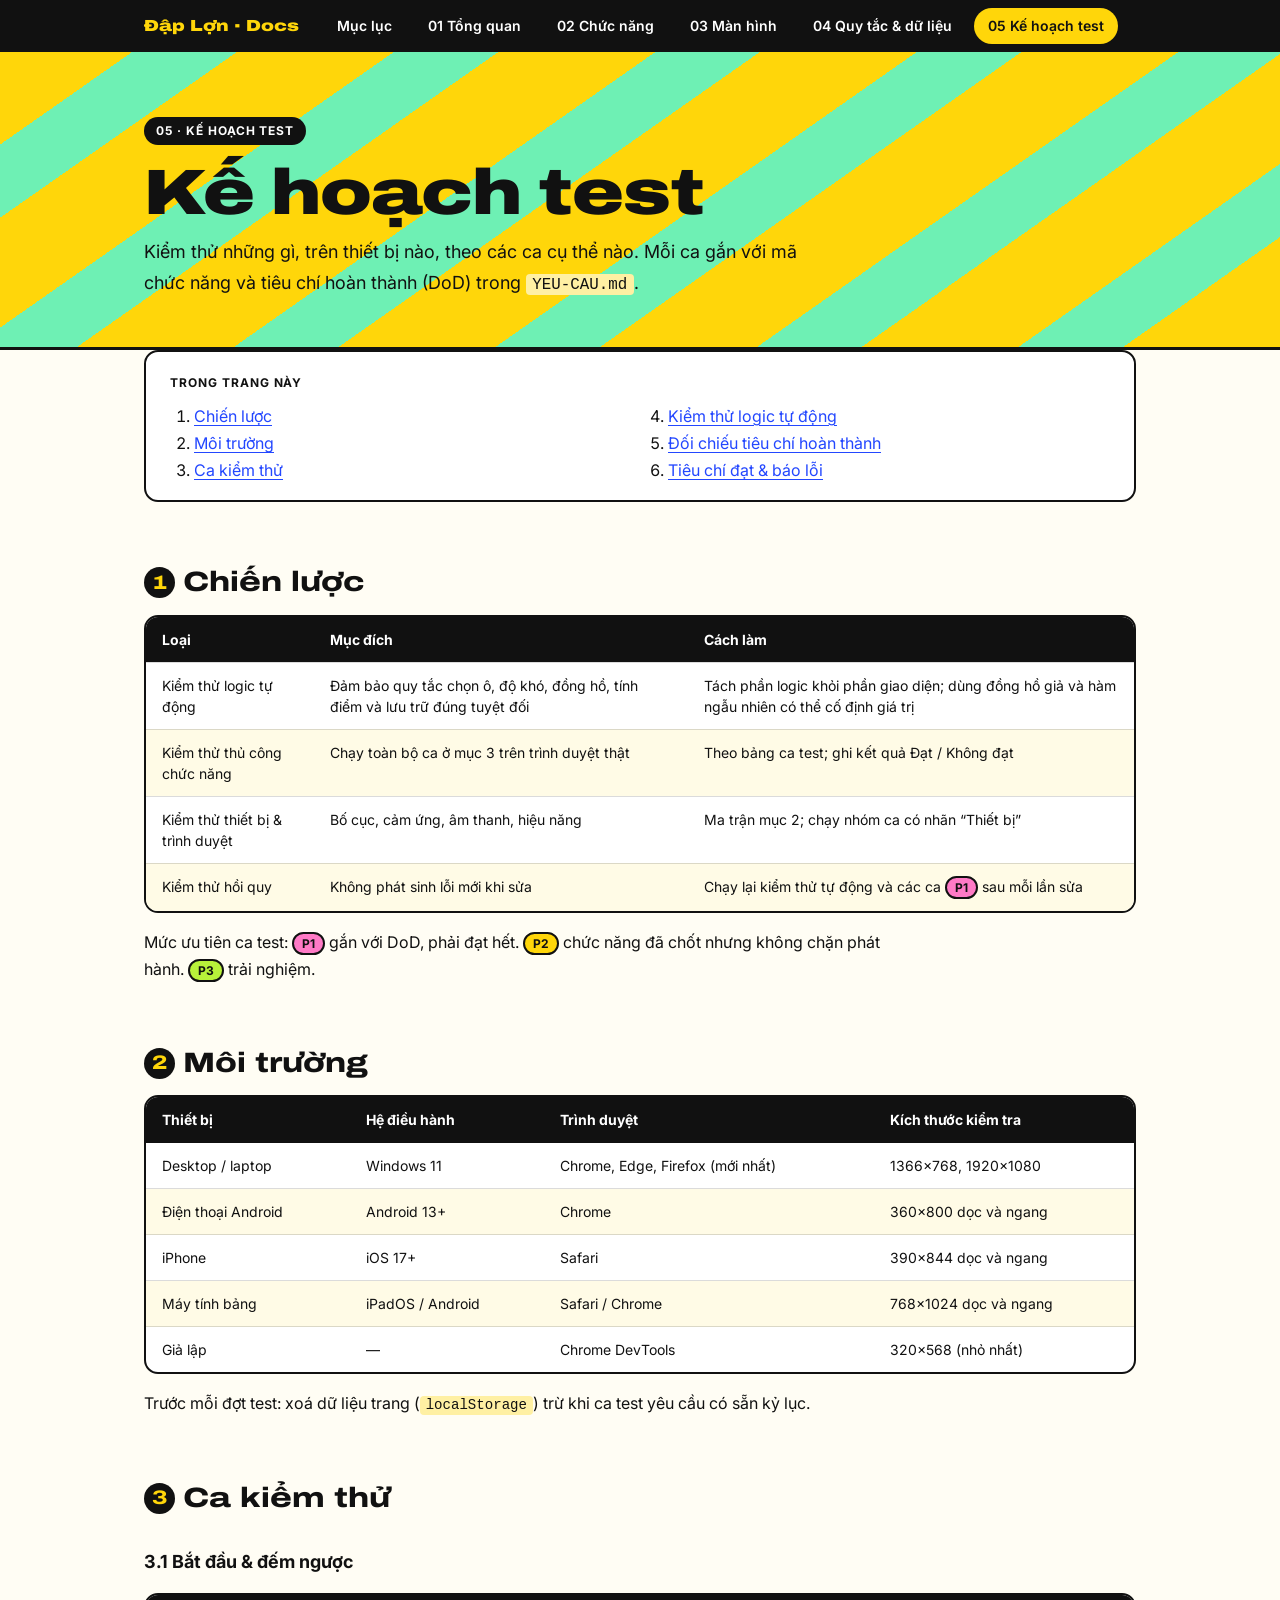
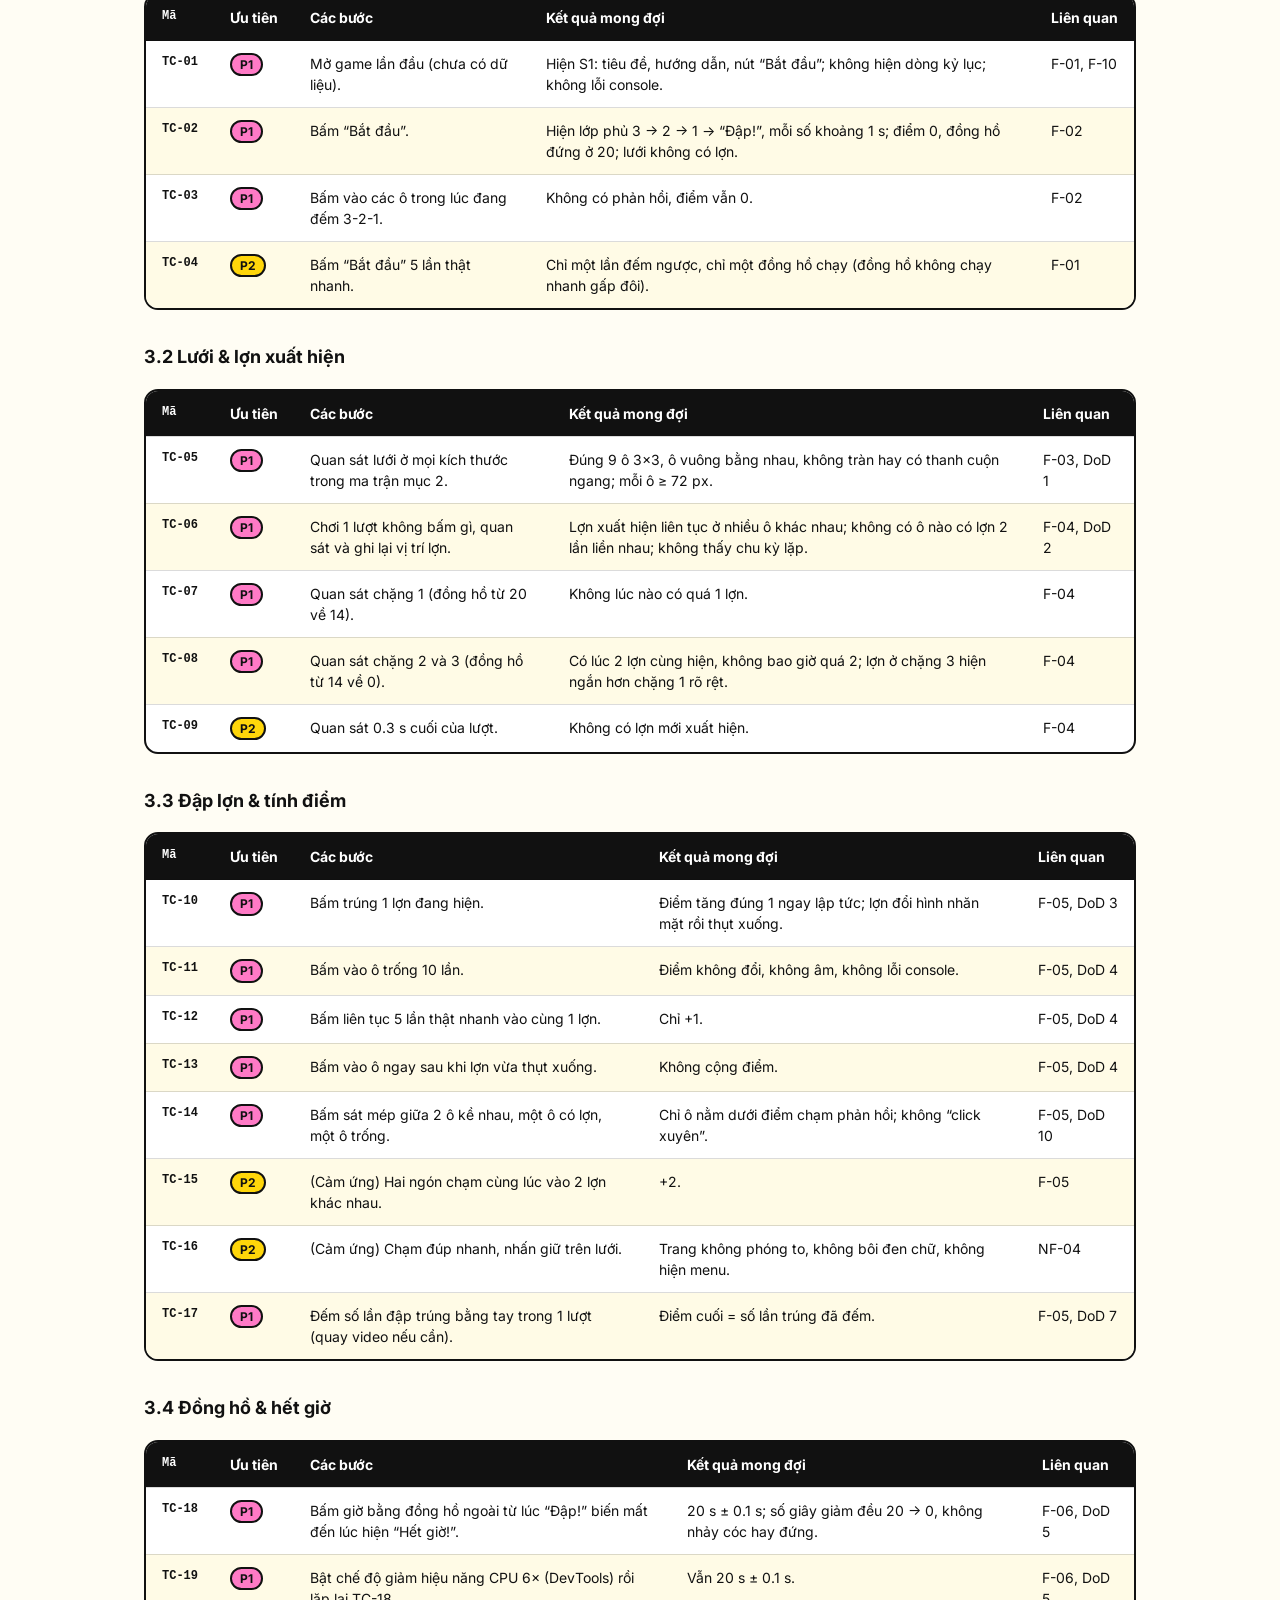
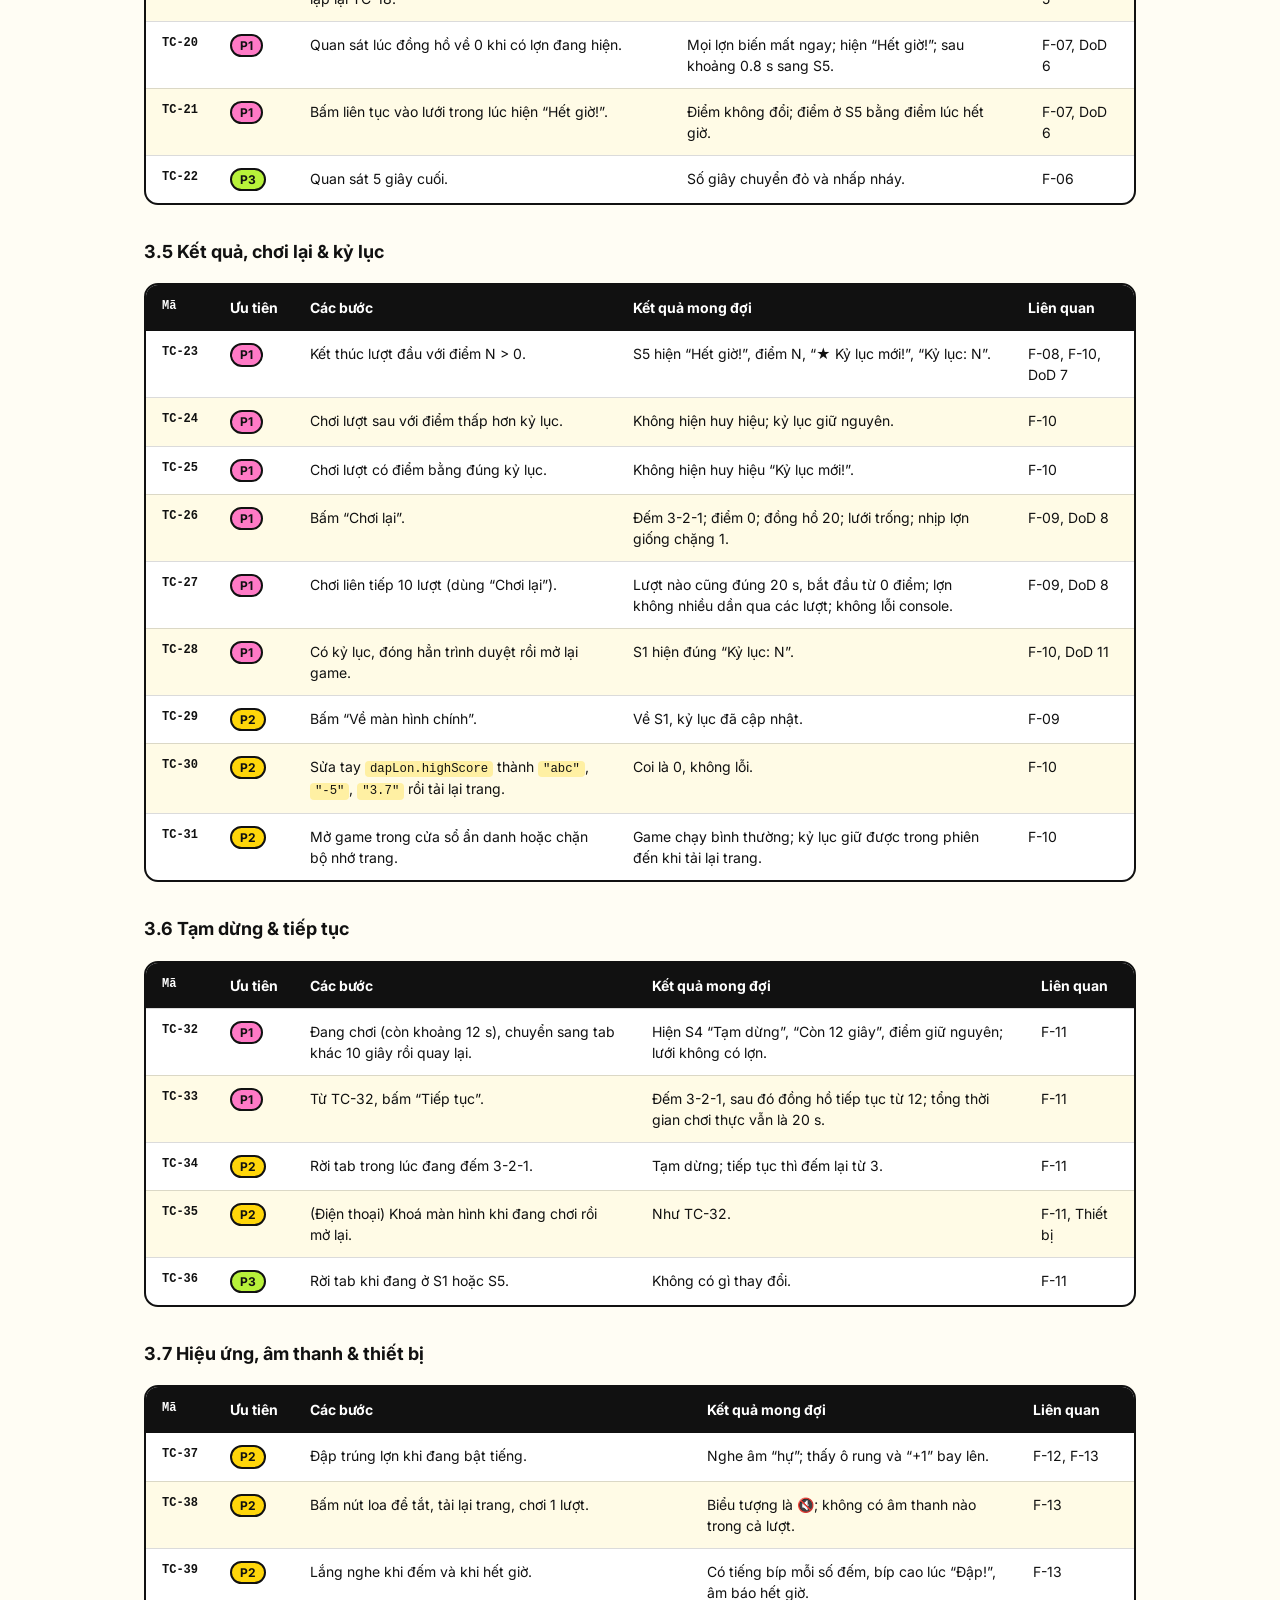
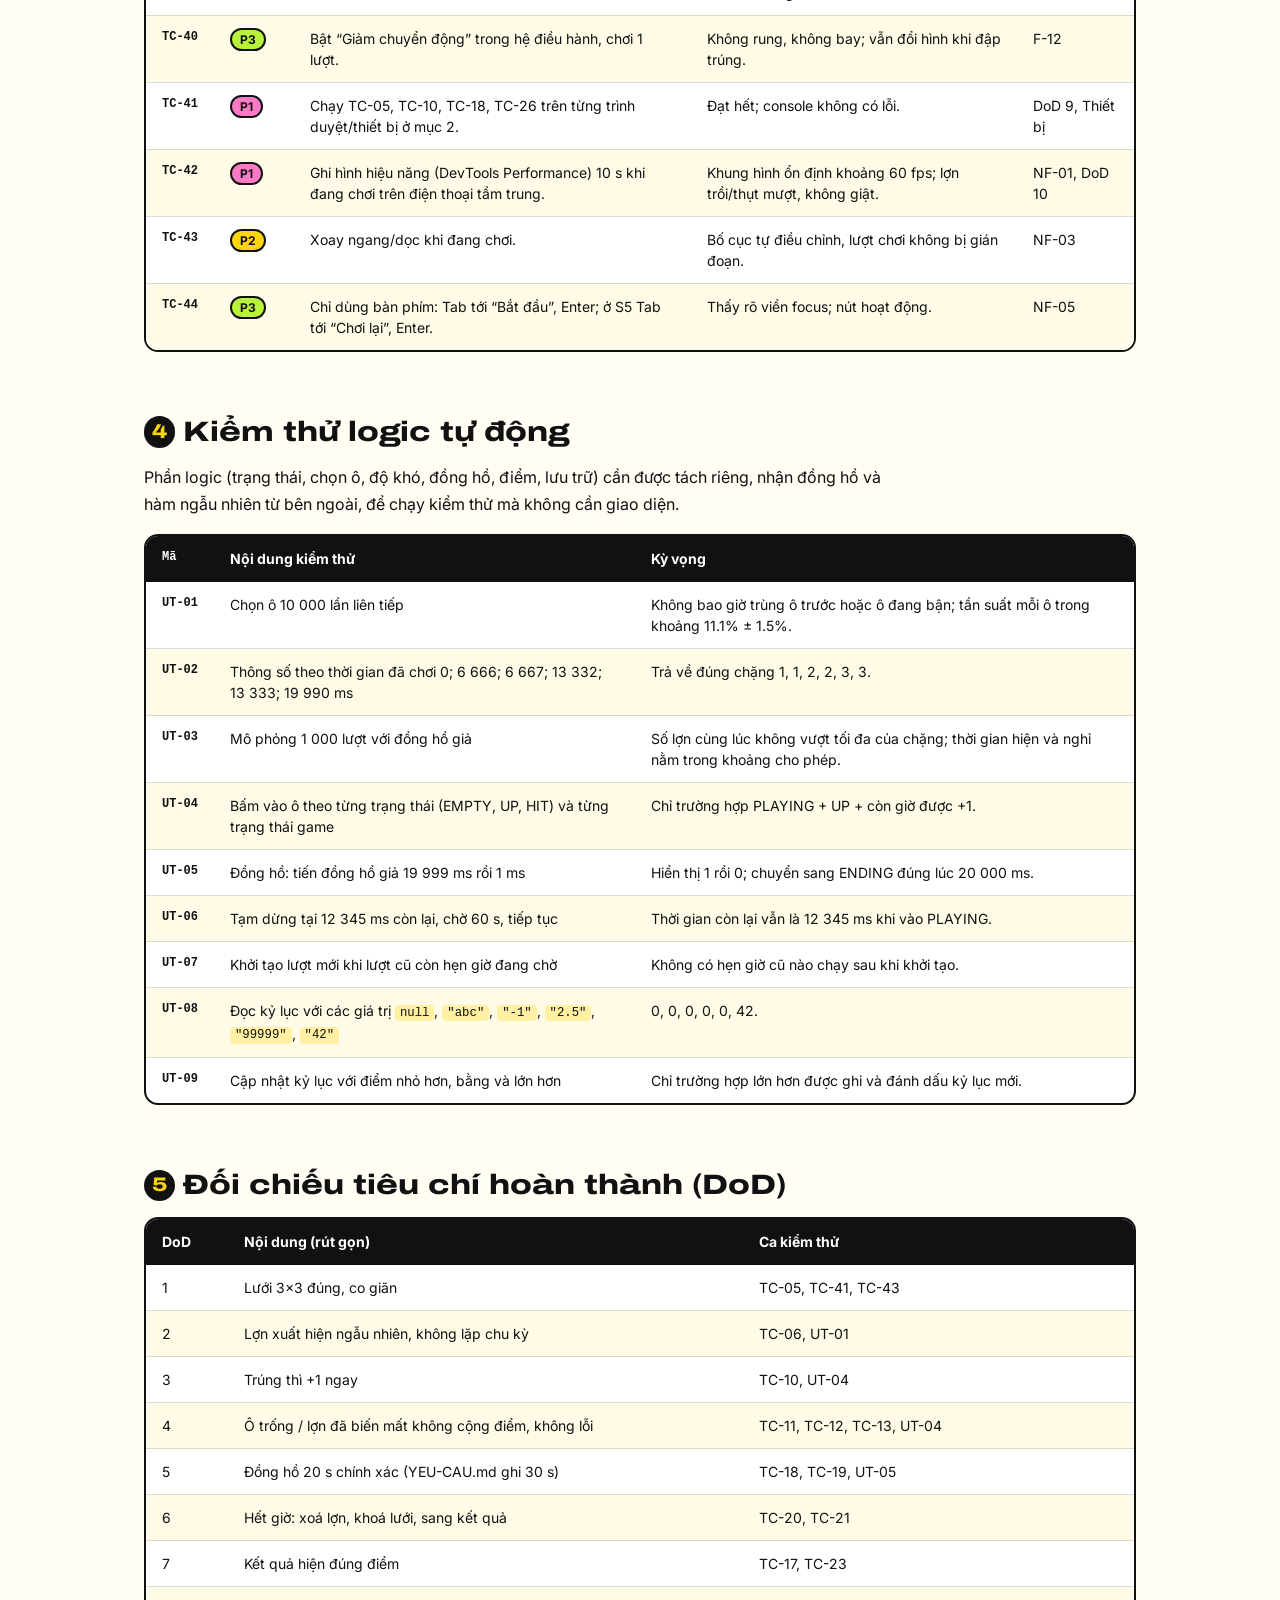
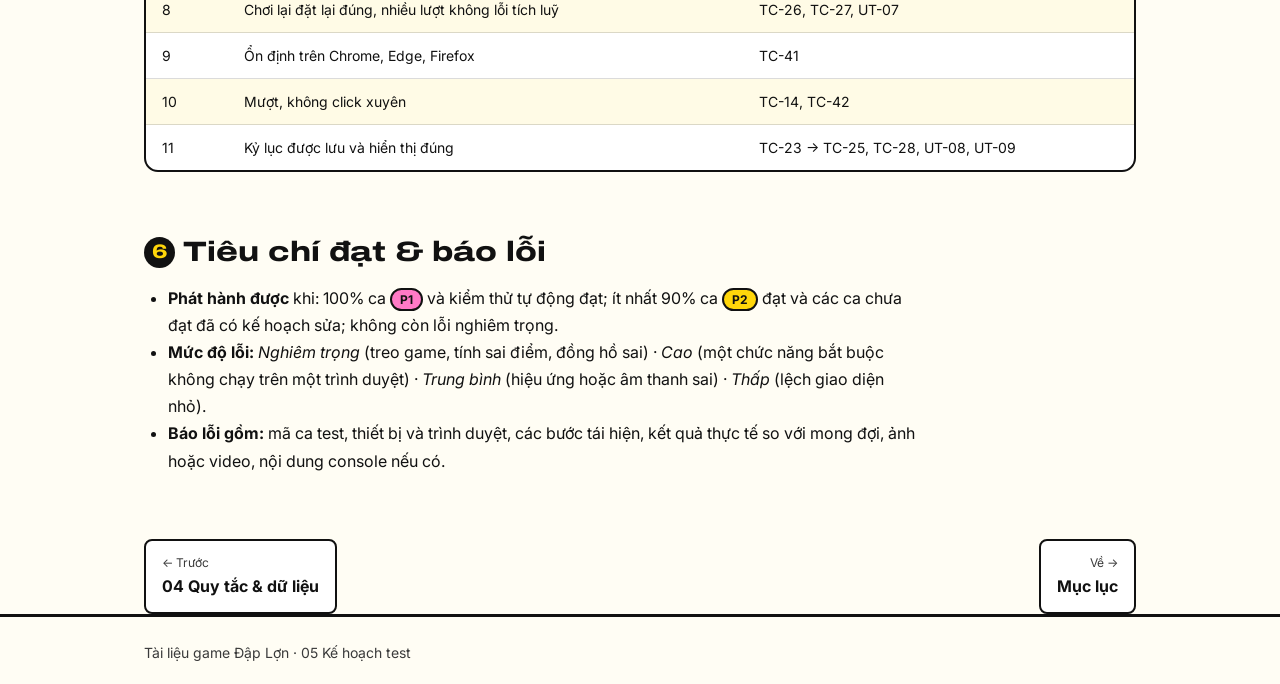
<file: docs/05-ke-hoach-test.html>
<!DOCTYPE html>
<html lang="vi">
<head>
<meta charset="UTF-8">
<meta name="viewport" content="width=device-width, initial-scale=1">
<title>05 Kế hoạch test — Tài liệu game Đập Lợn</title>
<link rel="stylesheet" href="docs.css">
</head>
<body>
<nav class="topnav" aria-label="Tài liệu">
  <div class="wrap">
    <a class="brand" href="index.html">Đập Lợn · Docs</a>
    <a class="nav" href="index.html">Mục lục</a>
    <a class="nav" href="01-tong-quan.html">01 Tổng quan</a>
    <a class="nav" href="02-chuc-nang.html">02 Chức năng</a>
    <a class="nav" href="03-man-hinh.html">03 Màn hình</a>
    <a class="nav" href="04-quy-tac-du-lieu.html">04 Quy tắc &amp; dữ liệu</a>
    <a class="nav" href="05-ke-hoach-test.html" aria-current="page">05 Kế hoạch test</a>
  </div>
</nav>

<header class="page-head">
  <div class="wrap">
    <span class="eyebrow">05 · Kế hoạch test</span>
    <h1>Kế hoạch test</h1>
    <p class="lead">Kiểm thử những gì, trên thiết bị nào, theo các ca cụ thể nào. Mỗi ca gắn với mã chức năng và tiêu chí hoàn thành (DoD) trong <code>YEU-CAU.md</code>.</p>
  </div>
</header>

<main class="wrap">
  <nav class="toc" aria-label="Trong trang này">
    <span class="eyebrow">Trong trang này</span>
    <ol>
      <li><a href="#chien-luoc">Chiến lược</a></li>
      <li><a href="#moi-truong">Môi trường</a></li>
      <li><a href="#ca-test">Ca kiểm thử</a></li>
      <li><a href="#logic">Kiểm thử logic tự động</a></li>
      <li><a href="#dod">Đối chiếu tiêu chí hoàn thành</a></li>
      <li><a href="#tieu-chi">Tiêu chí đạt &amp; báo lỗi</a></li>
    </ol>
  </nav>

  <h2 id="chien-luoc"><span class="num">1</span>Chiến lược</h2>
  <div class="table-wrap"><table>
    <thead><tr><th>Loại</th><th>Mục đích</th><th>Cách làm</th></tr></thead>
    <tbody>
      <tr><td>Kiểm thử logic tự động</td><td>Đảm bảo quy tắc chọn ô, độ khó, đồng hồ, tính điểm và lưu trữ đúng tuyệt đối</td><td>Tách phần logic khỏi phần giao diện; dùng đồng hồ giả và hàm ngẫu nhiên có thể cố định giá trị</td></tr>
      <tr><td>Kiểm thử thủ công chức năng</td><td>Chạy toàn bộ ca ở mục 3 trên trình duyệt thật</td><td>Theo bảng ca test; ghi kết quả Đạt / Không đạt</td></tr>
      <tr><td>Kiểm thử thiết bị &amp; trình duyệt</td><td>Bố cục, cảm ứng, âm thanh, hiệu năng</td><td>Ma trận mục 2; chạy nhóm ca có nhãn “Thiết bị”</td></tr>
      <tr><td>Kiểm thử hồi quy</td><td>Không phát sinh lỗi mới khi sửa</td><td>Chạy lại kiểm thử tự động và các ca <span class="tag must">P1</span> sau mỗi lần sửa</td></tr>
    </tbody>
  </table></div>
  <p>Mức ưu tiên ca test: <span class="tag must">P1</span> gắn với DoD, phải đạt hết. <span class="tag should">P2</span> chức năng đã chốt nhưng không chặn phát hành. <span class="tag">P3</span> trải nghiệm.</p>

  <h2 id="moi-truong"><span class="num">2</span>Môi trường</h2>
  <div class="table-wrap"><table>
    <thead><tr><th>Thiết bị</th><th>Hệ điều hành</th><th>Trình duyệt</th><th>Kích thước kiểm tra</th></tr></thead>
    <tbody>
      <tr><td>Desktop / laptop</td><td>Windows 11</td><td>Chrome, Edge, Firefox (mới nhất)</td><td>1366×768, 1920×1080</td></tr>
      <tr><td>Điện thoại Android</td><td>Android 13+</td><td>Chrome</td><td>360×800 dọc và ngang</td></tr>
      <tr><td>iPhone</td><td>iOS 17+</td><td>Safari</td><td>390×844 dọc và ngang</td></tr>
      <tr><td>Máy tính bảng</td><td>iPadOS / Android</td><td>Safari / Chrome</td><td>768×1024 dọc và ngang</td></tr>
      <tr><td>Giả lập</td><td>—</td><td>Chrome DevTools</td><td>320×568 (nhỏ nhất)</td></tr>
    </tbody>
  </table></div>
  <p>Trước mỗi đợt test: xoá dữ liệu trang (<code>localStorage</code>) trừ khi ca test yêu cầu có sẵn kỷ lục.</p>

  <h2 id="ca-test"><span class="num">3</span>Ca kiểm thử</h2>

  <h3>3.1 Bắt đầu &amp; đếm ngược</h3>
  <div class="table-wrap"><table>
    <thead><tr><th class="id">Mã</th><th>Ưu tiên</th><th>Các bước</th><th>Kết quả mong đợi</th><th>Liên quan</th></tr></thead>
    <tbody>
      <tr><td class="id">TC-01</td><td><span class="tag must">P1</span></td><td>Mở game lần đầu (chưa có dữ liệu).</td><td>Hiện S1: tiêu đề, hướng dẫn, nút “Bắt đầu”; không hiện dòng kỷ lục; không lỗi console.</td><td>F-01, F-10</td></tr>
      <tr><td class="id">TC-02</td><td><span class="tag must">P1</span></td><td>Bấm “Bắt đầu”.</td><td>Hiện lớp phủ 3 → 2 → 1 → “Đập!”, mỗi số khoảng 1 s; điểm 0, đồng hồ đứng ở 20; lưới không có lợn.</td><td>F-02</td></tr>
      <tr><td class="id">TC-03</td><td><span class="tag must">P1</span></td><td>Bấm vào các ô trong lúc đang đếm 3-2-1.</td><td>Không có phản hồi, điểm vẫn 0.</td><td>F-02</td></tr>
      <tr><td class="id">TC-04</td><td><span class="tag should">P2</span></td><td>Bấm “Bắt đầu” 5 lần thật nhanh.</td><td>Chỉ một lần đếm ngược, chỉ một đồng hồ chạy (đồng hồ không chạy nhanh gấp đôi).</td><td>F-01</td></tr>
    </tbody>
  </table></div>

  <h3>3.2 Lưới &amp; lợn xuất hiện</h3>
  <div class="table-wrap"><table>
    <thead><tr><th class="id">Mã</th><th>Ưu tiên</th><th>Các bước</th><th>Kết quả mong đợi</th><th>Liên quan</th></tr></thead>
    <tbody>
      <tr><td class="id">TC-05</td><td><span class="tag must">P1</span></td><td>Quan sát lưới ở mọi kích thước trong ma trận mục 2.</td><td>Đúng 9 ô 3×3, ô vuông bằng nhau, không tràn hay có thanh cuộn ngang; mỗi ô ≥ 72 px.</td><td>F-03, DoD 1</td></tr>
      <tr><td class="id">TC-06</td><td><span class="tag must">P1</span></td><td>Chơi 1 lượt không bấm gì, quan sát và ghi lại vị trí lợn.</td><td>Lợn xuất hiện liên tục ở nhiều ô khác nhau; không có ô nào có lợn 2 lần liền nhau; không thấy chu kỳ lặp.</td><td>F-04, DoD 2</td></tr>
      <tr><td class="id">TC-07</td><td><span class="tag must">P1</span></td><td>Quan sát chặng 1 (đồng hồ từ 20 về 14).</td><td>Không lúc nào có quá 1 lợn.</td><td>F-04</td></tr>
      <tr><td class="id">TC-08</td><td><span class="tag must">P1</span></td><td>Quan sát chặng 2 và 3 (đồng hồ từ 14 về 0).</td><td>Có lúc 2 lợn cùng hiện, không bao giờ quá 2; lợn ở chặng 3 hiện ngắn hơn chặng 1 rõ rệt.</td><td>F-04</td></tr>
      <tr><td class="id">TC-09</td><td><span class="tag should">P2</span></td><td>Quan sát 0.3 s cuối của lượt.</td><td>Không có lợn mới xuất hiện.</td><td>F-04</td></tr>
    </tbody>
  </table></div>

  <h3>3.3 Đập lợn &amp; tính điểm</h3>
  <div class="table-wrap"><table>
    <thead><tr><th class="id">Mã</th><th>Ưu tiên</th><th>Các bước</th><th>Kết quả mong đợi</th><th>Liên quan</th></tr></thead>
    <tbody>
      <tr><td class="id">TC-10</td><td><span class="tag must">P1</span></td><td>Bấm trúng 1 lợn đang hiện.</td><td>Điểm tăng đúng 1 ngay lập tức; lợn đổi hình nhăn mặt rồi thụt xuống.</td><td>F-05, DoD 3</td></tr>
      <tr><td class="id">TC-11</td><td><span class="tag must">P1</span></td><td>Bấm vào ô trống 10 lần.</td><td>Điểm không đổi, không âm, không lỗi console.</td><td>F-05, DoD 4</td></tr>
      <tr><td class="id">TC-12</td><td><span class="tag must">P1</span></td><td>Bấm liên tục 5 lần thật nhanh vào cùng 1 lợn.</td><td>Chỉ +1.</td><td>F-05, DoD 4</td></tr>
      <tr><td class="id">TC-13</td><td><span class="tag must">P1</span></td><td>Bấm vào ô ngay sau khi lợn vừa thụt xuống.</td><td>Không cộng điểm.</td><td>F-05, DoD 4</td></tr>
      <tr><td class="id">TC-14</td><td><span class="tag must">P1</span></td><td>Bấm sát mép giữa 2 ô kề nhau, một ô có lợn, một ô trống.</td><td>Chỉ ô nằm dưới điểm chạm phản hồi; không “click xuyên”.</td><td>F-05, DoD 10</td></tr>
      <tr><td class="id">TC-15</td><td><span class="tag should">P2</span></td><td>(Cảm ứng) Hai ngón chạm cùng lúc vào 2 lợn khác nhau.</td><td>+2.</td><td>F-05</td></tr>
      <tr><td class="id">TC-16</td><td><span class="tag should">P2</span></td><td>(Cảm ứng) Chạm đúp nhanh, nhấn giữ trên lưới.</td><td>Trang không phóng to, không bôi đen chữ, không hiện menu.</td><td>NF-04</td></tr>
      <tr><td class="id">TC-17</td><td><span class="tag must">P1</span></td><td>Đếm số lần đập trúng bằng tay trong 1 lượt (quay video nếu cần).</td><td>Điểm cuối = số lần trúng đã đếm.</td><td>F-05, DoD 7</td></tr>
    </tbody>
  </table></div>

  <h3>3.4 Đồng hồ &amp; hết giờ</h3>
  <div class="table-wrap"><table>
    <thead><tr><th class="id">Mã</th><th>Ưu tiên</th><th>Các bước</th><th>Kết quả mong đợi</th><th>Liên quan</th></tr></thead>
    <tbody>
      <tr><td class="id">TC-18</td><td><span class="tag must">P1</span></td><td>Bấm giờ bằng đồng hồ ngoài từ lúc “Đập!” biến mất đến lúc hiện “Hết giờ!”.</td><td>20 s ± 0.1 s; số giây giảm đều 20 → 0, không nhảy cóc hay đứng.</td><td>F-06, DoD 5</td></tr>
      <tr><td class="id">TC-19</td><td><span class="tag must">P1</span></td><td>Bật chế độ giảm hiệu năng CPU 6× (DevTools) rồi lặp lại TC-18.</td><td>Vẫn 20 s ± 0.1 s.</td><td>F-06, DoD 5</td></tr>
      <tr><td class="id">TC-20</td><td><span class="tag must">P1</span></td><td>Quan sát lúc đồng hồ về 0 khi có lợn đang hiện.</td><td>Mọi lợn biến mất ngay; hiện “Hết giờ!”; sau khoảng 0.8 s sang S5.</td><td>F-07, DoD 6</td></tr>
      <tr><td class="id">TC-21</td><td><span class="tag must">P1</span></td><td>Bấm liên tục vào lưới trong lúc hiện “Hết giờ!”.</td><td>Điểm không đổi; điểm ở S5 bằng điểm lúc hết giờ.</td><td>F-07, DoD 6</td></tr>
      <tr><td class="id">TC-22</td><td><span class="tag">P3</span></td><td>Quan sát 5 giây cuối.</td><td>Số giây chuyển đỏ và nhấp nháy.</td><td>F-06</td></tr>
    </tbody>
  </table></div>

  <h3>3.5 Kết quả, chơi lại &amp; kỷ lục</h3>
  <div class="table-wrap"><table>
    <thead><tr><th class="id">Mã</th><th>Ưu tiên</th><th>Các bước</th><th>Kết quả mong đợi</th><th>Liên quan</th></tr></thead>
    <tbody>
      <tr><td class="id">TC-23</td><td><span class="tag must">P1</span></td><td>Kết thúc lượt đầu với điểm N &gt; 0.</td><td>S5 hiện “Hết giờ!”, điểm N, “★ Kỷ lục mới!”, “Kỷ lục: N”.</td><td>F-08, F-10, DoD 7</td></tr>
      <tr><td class="id">TC-24</td><td><span class="tag must">P1</span></td><td>Chơi lượt sau với điểm thấp hơn kỷ lục.</td><td>Không hiện huy hiệu; kỷ lục giữ nguyên.</td><td>F-10</td></tr>
      <tr><td class="id">TC-25</td><td><span class="tag must">P1</span></td><td>Chơi lượt có điểm bằng đúng kỷ lục.</td><td>Không hiện huy hiệu “Kỷ lục mới!”.</td><td>F-10</td></tr>
      <tr><td class="id">TC-26</td><td><span class="tag must">P1</span></td><td>Bấm “Chơi lại”.</td><td>Đếm 3-2-1; điểm 0; đồng hồ 20; lưới trống; nhịp lợn giống chặng 1.</td><td>F-09, DoD 8</td></tr>
      <tr><td class="id">TC-27</td><td><span class="tag must">P1</span></td><td>Chơi liên tiếp 10 lượt (dùng “Chơi lại”).</td><td>Lượt nào cũng đúng 20 s, bắt đầu từ 0 điểm; lợn không nhiều dần qua các lượt; không lỗi console.</td><td>F-09, DoD 8</td></tr>
      <tr><td class="id">TC-28</td><td><span class="tag must">P1</span></td><td>Có kỷ lục, đóng hẳn trình duyệt rồi mở lại game.</td><td>S1 hiện đúng “Kỷ lục: N”.</td><td>F-10, DoD 11</td></tr>
      <tr><td class="id">TC-29</td><td><span class="tag should">P2</span></td><td>Bấm “Về màn hình chính”.</td><td>Về S1, kỷ lục đã cập nhật.</td><td>F-09</td></tr>
      <tr><td class="id">TC-30</td><td><span class="tag should">P2</span></td><td>Sửa tay <code>dapLon.highScore</code> thành <code>"abc"</code>, <code>"-5"</code>, <code>"3.7"</code> rồi tải lại trang.</td><td>Coi là 0, không lỗi.</td><td>F-10</td></tr>
      <tr><td class="id">TC-31</td><td><span class="tag should">P2</span></td><td>Mở game trong cửa sổ ẩn danh hoặc chặn bộ nhớ trang.</td><td>Game chạy bình thường; kỷ lục giữ được trong phiên đến khi tải lại trang.</td><td>F-10</td></tr>
    </tbody>
  </table></div>

  <h3>3.6 Tạm dừng &amp; tiếp tục</h3>
  <div class="table-wrap"><table>
    <thead><tr><th class="id">Mã</th><th>Ưu tiên</th><th>Các bước</th><th>Kết quả mong đợi</th><th>Liên quan</th></tr></thead>
    <tbody>
      <tr><td class="id">TC-32</td><td><span class="tag must">P1</span></td><td>Đang chơi (còn khoảng 12 s), chuyển sang tab khác 10 giây rồi quay lại.</td><td>Hiện S4 “Tạm dừng”, “Còn 12 giây”, điểm giữ nguyên; lưới không có lợn.</td><td>F-11</td></tr>
      <tr><td class="id">TC-33</td><td><span class="tag must">P1</span></td><td>Từ TC-32, bấm “Tiếp tục”.</td><td>Đếm 3-2-1, sau đó đồng hồ tiếp tục từ 12; tổng thời gian chơi thực vẫn là 20 s.</td><td>F-11</td></tr>
      <tr><td class="id">TC-34</td><td><span class="tag should">P2</span></td><td>Rời tab trong lúc đang đếm 3-2-1.</td><td>Tạm dừng; tiếp tục thì đếm lại từ 3.</td><td>F-11</td></tr>
      <tr><td class="id">TC-35</td><td><span class="tag should">P2</span></td><td>(Điện thoại) Khoá màn hình khi đang chơi rồi mở lại.</td><td>Như TC-32.</td><td>F-11, Thiết bị</td></tr>
      <tr><td class="id">TC-36</td><td><span class="tag">P3</span></td><td>Rời tab khi đang ở S1 hoặc S5.</td><td>Không có gì thay đổi.</td><td>F-11</td></tr>
    </tbody>
  </table></div>

  <h3>3.7 Hiệu ứng, âm thanh &amp; thiết bị</h3>
  <div class="table-wrap"><table>
    <thead><tr><th class="id">Mã</th><th>Ưu tiên</th><th>Các bước</th><th>Kết quả mong đợi</th><th>Liên quan</th></tr></thead>
    <tbody>
      <tr><td class="id">TC-37</td><td><span class="tag should">P2</span></td><td>Đập trúng lợn khi đang bật tiếng.</td><td>Nghe âm “hự”; thấy ô rung và “+1” bay lên.</td><td>F-12, F-13</td></tr>
      <tr><td class="id">TC-38</td><td><span class="tag should">P2</span></td><td>Bấm nút loa để tắt, tải lại trang, chơi 1 lượt.</td><td>Biểu tượng là 🔇; không có âm thanh nào trong cả lượt.</td><td>F-13</td></tr>
      <tr><td class="id">TC-39</td><td><span class="tag should">P2</span></td><td>Lắng nghe khi đếm và khi hết giờ.</td><td>Có tiếng bíp mỗi số đếm, bíp cao lúc “Đập!”, âm báo hết giờ.</td><td>F-13</td></tr>
      <tr><td class="id">TC-40</td><td><span class="tag">P3</span></td><td>Bật “Giảm chuyển động” trong hệ điều hành, chơi 1 lượt.</td><td>Không rung, không bay; vẫn đổi hình khi đập trúng.</td><td>F-12</td></tr>
      <tr><td class="id">TC-41</td><td><span class="tag must">P1</span></td><td>Chạy TC-05, TC-10, TC-18, TC-26 trên từng trình duyệt/thiết bị ở mục 2.</td><td>Đạt hết; console không có lỗi.</td><td>DoD 9, Thiết bị</td></tr>
      <tr><td class="id">TC-42</td><td><span class="tag must">P1</span></td><td>Ghi hình hiệu năng (DevTools Performance) 10 s khi đang chơi trên điện thoại tầm trung.</td><td>Khung hình ổn định khoảng 60 fps; lợn trồi/thụt mượt, không giật.</td><td>NF-01, DoD 10</td></tr>
      <tr><td class="id">TC-43</td><td><span class="tag should">P2</span></td><td>Xoay ngang/dọc khi đang chơi.</td><td>Bố cục tự điều chỉnh, lượt chơi không bị gián đoạn.</td><td>NF-03</td></tr>
      <tr><td class="id">TC-44</td><td><span class="tag">P3</span></td><td>Chỉ dùng bàn phím: Tab tới “Bắt đầu”, Enter; ở S5 Tab tới “Chơi lại”, Enter.</td><td>Thấy rõ viền focus; nút hoạt động.</td><td>NF-05</td></tr>
    </tbody>
  </table></div>

  <h2 id="logic"><span class="num">4</span>Kiểm thử logic tự động</h2>
  <p>Phần logic (trạng thái, chọn ô, độ khó, đồng hồ, điểm, lưu trữ) cần được tách riêng, nhận đồng hồ và hàm ngẫu nhiên từ bên ngoài, để chạy kiểm thử mà không cần giao diện.</p>
  <div class="table-wrap"><table>
    <thead><tr><th class="id">Mã</th><th>Nội dung kiểm thử</th><th>Kỳ vọng</th></tr></thead>
    <tbody>
      <tr><td class="id">UT-01</td><td>Chọn ô 10 000 lần liên tiếp</td><td>Không bao giờ trùng ô trước hoặc ô đang bận; tần suất mỗi ô trong khoảng 11.1% ± 1.5%.</td></tr>
      <tr><td class="id">UT-02</td><td>Thông số theo thời gian đã chơi 0; 6 666; 6 667; 13 332; 13 333; 19 990 ms</td><td>Trả về đúng chặng 1, 1, 2, 2, 3, 3.</td></tr>
      <tr><td class="id">UT-03</td><td>Mô phỏng 1 000 lượt với đồng hồ giả</td><td>Số lợn cùng lúc không vượt tối đa của chặng; thời gian hiện và nghỉ nằm trong khoảng cho phép.</td></tr>
      <tr><td class="id">UT-04</td><td>Bấm vào ô theo từng trạng thái (EMPTY, UP, HIT) và từng trạng thái game</td><td>Chỉ trường hợp PLAYING + UP + còn giờ được +1.</td></tr>
      <tr><td class="id">UT-05</td><td>Đồng hồ: tiến đồng hồ giả 19 999 ms rồi 1 ms</td><td>Hiển thị 1 rồi 0; chuyển sang ENDING đúng lúc 20 000 ms.</td></tr>
      <tr><td class="id">UT-06</td><td>Tạm dừng tại 12 345 ms còn lại, chờ 60 s, tiếp tục</td><td>Thời gian còn lại vẫn là 12 345 ms khi vào PLAYING.</td></tr>
      <tr><td class="id">UT-07</td><td>Khởi tạo lượt mới khi lượt cũ còn hẹn giờ đang chờ</td><td>Không có hẹn giờ cũ nào chạy sau khi khởi tạo.</td></tr>
      <tr><td class="id">UT-08</td><td>Đọc kỷ lục với các giá trị <code>null</code>, <code>"abc"</code>, <code>"-1"</code>, <code>"2.5"</code>, <code>"99999"</code>, <code>"42"</code></td><td>0, 0, 0, 0, 0, 42.</td></tr>
      <tr><td class="id">UT-09</td><td>Cập nhật kỷ lục với điểm nhỏ hơn, bằng và lớn hơn</td><td>Chỉ trường hợp lớn hơn được ghi và đánh dấu kỷ lục mới.</td></tr>
    </tbody>
  </table></div>

  <h2 id="dod"><span class="num">5</span>Đối chiếu tiêu chí hoàn thành (DoD)</h2>
  <div class="table-wrap"><table>
    <thead><tr><th>DoD</th><th>Nội dung (rút gọn)</th><th>Ca kiểm thử</th></tr></thead>
    <tbody>
      <tr><td>1</td><td>Lưới 3×3 đúng, co giãn</td><td>TC-05, TC-41, TC-43</td></tr>
      <tr><td>2</td><td>Lợn xuất hiện ngẫu nhiên, không lặp chu kỳ</td><td>TC-06, UT-01</td></tr>
      <tr><td>3</td><td>Trúng thì +1 ngay</td><td>TC-10, UT-04</td></tr>
      <tr><td>4</td><td>Ô trống / lợn đã biến mất không cộng điểm, không lỗi</td><td>TC-11, TC-12, TC-13, UT-04</td></tr>
      <tr><td>5</td><td>Đồng hồ 20 s chính xác (YEU-CAU.md ghi 30 s)</td><td>TC-18, TC-19, UT-05</td></tr>
      <tr><td>6</td><td>Hết giờ: xoá lợn, khoá lưới, sang kết quả</td><td>TC-20, TC-21</td></tr>
      <tr><td>7</td><td>Kết quả hiện đúng điểm</td><td>TC-17, TC-23</td></tr>
      <tr><td>8</td><td>Chơi lại đặt lại đúng, nhiều lượt không lỗi tích luỹ</td><td>TC-26, TC-27, UT-07</td></tr>
      <tr><td>9</td><td>Ổn định trên Chrome, Edge, Firefox</td><td>TC-41</td></tr>
      <tr><td>10</td><td>Mượt, không click xuyên</td><td>TC-14, TC-42</td></tr>
      <tr><td>11</td><td>Kỷ lục được lưu và hiển thị đúng</td><td>TC-23 → TC-25, TC-28, UT-08, UT-09</td></tr>
    </tbody>
  </table></div>

  <h2 id="tieu-chi"><span class="num">6</span>Tiêu chí đạt &amp; báo lỗi</h2>
  <ul>
    <li><strong>Phát hành được</strong> khi: 100% ca <span class="tag must">P1</span> và kiểm thử tự động đạt; ít nhất 90% ca <span class="tag should">P2</span> đạt và các ca chưa đạt đã có kế hoạch sửa; không còn lỗi nghiêm trọng.</li>
    <li><strong>Mức độ lỗi:</strong> <em>Nghiêm trọng</em> (treo game, tính sai điểm, đồng hồ sai) · <em>Cao</em> (một chức năng bắt buộc không chạy trên một trình duyệt) · <em>Trung bình</em> (hiệu ứng hoặc âm thanh sai) · <em>Thấp</em> (lệch giao diện nhỏ).</li>
    <li><strong>Báo lỗi gồm:</strong> mã ca test, thiết bị và trình duyệt, các bước tái hiện, kết quả thực tế so với mong đợi, ảnh hoặc video, nội dung console nếu có.</li>
  </ul>

  <div class="pager">
    <a href="04-quy-tac-du-lieu.html"><small>← Trước</small>04 Quy tắc &amp; dữ liệu</a>
    <a class="next" href="index.html"><small>Về →</small>Mục lục</a>
  </div>
</main>

<footer class="site"><div class="wrap">Tài liệu game Đập Lợn · 05 Kế hoạch test</div></footer>
</body>
</html>
</file>
<file: app/style.css>
/* ==========================================================================
   Đập Lợn — style.css
   Token lấy từ design/tokens.css. Bố cục theo docs/03-man-hinh.html
   ========================================================================== */
@import url("../design/tokens.css");

*, *::before, *::after { box-sizing: border-box; }
[hidden] { display: none !important; }

html, body { height: 100%; }
body {
  margin: 0;
  font-family: var(--font-body);
  font-size: var(--text-base);
  line-height: var(--leading-normal);
  color: var(--text-primary);
  background: var(--pattern-diagonal);
  background-attachment: fixed;
  overflow-x: hidden;
  /* NF-04: không phóng to khi chạm đúp, không bôi đen chữ, không menu nhấn giữ */
  touch-action: manipulation;
  -webkit-user-select: none;
  user-select: none;
  -webkit-touch-callout: none;
  -webkit-tap-highlight-color: transparent;
}

.app { min-height: 100vh; min-height: 100dvh; position: relative; }

.sr-only {
  position: absolute; width: 1px; height: 1px; padding: 0; margin: -1px;
  overflow: hidden; clip: rect(0 0 0 0); white-space: nowrap; border: 0;
}

/* ---------- Nút ---------- */
.btn {
  --btn-bg: var(--color-ink); --btn-fg: var(--color-white); --btn-border: var(--color-ink);
  display: inline-flex; align-items: center; justify-content: center; gap: var(--space-2);
  min-height: 44px;
  font: var(--weight-bold) var(--text-base)/1 var(--font-body);
  padding: var(--space-3) var(--space-5);
  background: var(--btn-bg); color: var(--btn-fg);
  border: var(--border-width) solid var(--btn-border);
  border-radius: var(--radius-sm);
  cursor: pointer;
  transition: transform var(--duration-fast) var(--ease-pop), box-shadow var(--duration-fast);
}
.btn:hover { transform: translate(-2px, -2px); box-shadow: var(--shadow-sticker); }
.btn:active { transform: none; box-shadow: none; }
.btn:focus-visible { outline: 3px solid var(--focus-ring); outline-offset: 3px; }
.btn--lg { padding: var(--space-4) var(--space-7); font-size: var(--text-lg); }
.btn--yellow { --btn-bg: var(--color-yellow); --btn-fg: var(--color-ink); }
.btn--ghost-light { --btn-bg: transparent; --btn-fg: var(--color-white); --btn-border: var(--color-white); }
.btn--ghost-light:hover { box-shadow: 4px 4px 0 var(--color-white); }

/* ---------- Nút loa (mọi màn hình, góc trên phải) ---------- */
.mute {
  position: fixed; top: var(--space-2); right: var(--space-2); z-index: 30;
  width: 44px; height: 44px; display: grid; place-items: center;
  font-size: 1.25rem; line-height: 1;
  background: var(--color-white); border: var(--border-width) solid var(--color-ink);
  border-radius: var(--radius-full); cursor: pointer;
}
.mute:focus-visible { outline: 3px solid var(--focus-ring); outline-offset: 2px; }

/* ---------- Màn hình chung ---------- */
.screen { min-height: 100vh; min-height: 100dvh; display: flex; flex-direction: column; align-items: center; justify-content: center; padding: var(--space-7) var(--space-4); }

.title {
  font-family: var(--font-display); font-stretch: var(--font-stretch-wide);
  font-weight: var(--weight-black); font-size: var(--text-5xl);
  line-height: var(--leading-tight); letter-spacing: var(--tracking-tight);
  margin: 0;
}
.high { font-size: var(--text-sm); font-weight: var(--weight-bold); margin: 0; }

/* ---------- S1 · Bắt đầu ---------- */
.start-inner { display: flex; flex-direction: column; align-items: center; gap: var(--space-5); text-align: center; max-width: 30rem; }
.hero-pig { width: 140px; height: auto; animation: bob 1.6s ease-in-out infinite; filter: drop-shadow(4px 4px 0 var(--color-ink)); }
@keyframes bob { 0%, 100% { transform: translateY(0); } 50% { transform: translateY(-8px); } }
.howto { font-size: var(--text-lg); font-weight: var(--weight-medium); margin: 0; max-width: 24ch; }
.screen--start .high { background: var(--color-white); border: var(--border-width) solid var(--color-ink); border-radius: var(--radius-pill); padding: var(--space-1) var(--space-4); }

/* ---------- S3 · Chơi ---------- */
.screen--play {
  --grid: max(240px, min(90vw, 60vh, 480px));
  justify-content: flex-start;
  padding: 0 0 var(--space-6);
  gap: var(--space-5);
  position: relative;
}
.hud {
  width: 100%;
  display: flex; align-items: center; justify-content: space-between; gap: var(--space-4);
  padding: var(--space-3) calc(44px + var(--space-5)) var(--space-3) var(--space-5);
  min-height: 60px;
  background: var(--color-ink); color: var(--color-white);
  font-family: var(--font-display); font-stretch: var(--font-stretch-wide);
  font-weight: var(--weight-heavy); font-size: var(--text-xl);
}
.hud span { font-variant-numeric: tabular-nums; }
.hud-time.warn { color: var(--color-danger); animation: pulse 0.5s ease-in-out infinite alternate; }
@keyframes pulse { from { opacity: 1; } to { opacity: 0.45; } }

.progress {
  width: var(--grid); height: 14px; flex: none;
  border: var(--border-width) solid var(--color-ink); border-radius: var(--radius-pill);
  background: var(--color-white); overflow: hidden;
}
.progress span { display: block; height: 100%; background: var(--color-blue); transform-origin: left center; transform: scaleX(1); }

.board { position: relative; width: var(--grid); flex: none; }
.grid {
  display: grid; grid-template-columns: repeat(3, 1fr); gap: var(--space-3);
  width: 100%;
  transition: filter var(--duration-base);
}
.grid.locked { filter: brightness(0.6); }
.grid.locked .cell { cursor: default; }

.cell {
  position: relative; aspect-ratio: 1; min-width: 72px; padding: 0;
  display: block; overflow: hidden; cursor: pointer;
  background: var(--color-charcoal);
  border: var(--border-width-l) solid var(--color-ink); border-radius: var(--radius-md);
  box-shadow: inset 0 -10px 0 rgba(0, 0, 0, 0.35), var(--shadow-sticker);
  touch-action: manipulation;
  transition: background-color var(--duration-fast);
}
.cell[data-state="UP"]  { background: var(--color-mint); }
.cell[data-state="HIT"] { background: var(--color-pink); }
.cell:focus { outline: none; }

/* Lợn trượt lên từ mép dưới ô (SLIDE_MS = 120ms) */
.pig {
  position: absolute; left: 10%; right: 10%; bottom: 0;
  transform: translateY(105%);
  transition: transform 120ms ease-out;
  pointer-events: none;
}
.pig svg { display: block; width: 100%; height: auto; }
.cell[data-state="UP"] .pig, .cell[data-state="HIT"] .pig { transform: translateY(6%); }
.cell .face-hit { display: none; }
.cell[data-face="hit"] .face-hit { display: inline; }
.cell[data-face="hit"] .face-normal { display: none; }

.cell.shake { animation: shake 150ms linear; }
@keyframes shake {
  0%, 100% { transform: translateX(0); }
  25% { transform: translateX(-4px) rotate(-1deg); }
  75% { transform: translateX(4px) rotate(1deg); }
}
.plus {
  position: absolute; left: 50%; top: 18%; z-index: 2;
  font-family: var(--font-display); font-stretch: var(--font-stretch-wide);
  font-weight: var(--weight-black); font-size: var(--text-2xl);
  color: var(--color-white); -webkit-text-stroke: 2px var(--color-ink); paint-order: stroke fill;
  pointer-events: none;
  animation: float-up 400ms ease-out forwards;
}
@keyframes float-up {
  from { transform: translate(-50%, 0); opacity: 1; }
  to   { transform: translate(-50%, -24px); opacity: 0; }
}

.ending {
  position: absolute; left: 50%; top: 50%; z-index: 5;
  transform: translate(-50%, -50%) rotate(-4deg);
  font-family: var(--font-display); font-stretch: var(--font-stretch-wide);
  font-weight: var(--weight-black); font-size: var(--text-3xl); white-space: nowrap;
  background: var(--color-pink); border: var(--border-width-l) solid var(--color-ink);
  border-radius: var(--radius-sm); padding: var(--space-2) var(--space-5);
  box-shadow: var(--shadow-sticker-lg);
}

/* ---------- S2 · S4 · Lớp phủ ---------- */
.overlay {
  position: absolute; inset: 0; z-index: 10;
  display: flex; flex-direction: column; align-items: center; justify-content: center; gap: var(--space-4);
  background: rgba(17, 17, 17, 0.72); color: var(--color-white); text-align: center;
  padding: var(--space-5);
}
.cd {
  font-family: var(--font-display); font-stretch: var(--font-stretch-wide);
  font-weight: var(--weight-black); font-size: clamp(5rem, 22vw, 9rem); line-height: 1;
  color: var(--color-yellow); -webkit-text-stroke: 3px var(--color-ink); paint-order: stroke fill;
}
.cd.pop { animation: pop 300ms var(--ease-pop); }
@keyframes pop { from { transform: scale(0.6); } to { transform: scale(1); } }
.overlay-title {
  margin: 0; font-family: var(--font-display); font-stretch: var(--font-stretch-wide);
  font-weight: var(--weight-black); font-size: var(--text-4xl); line-height: 1; color: var(--color-yellow);
}
.overlay-info { margin: 0; font-size: var(--text-lg); font-weight: var(--weight-semi); }

/* ---------- S5 · Kết quả ---------- */
.screen--result { background: var(--color-blue); color: var(--color-white); }
.result-inner { display: flex; flex-direction: column; align-items: center; gap: var(--space-3); text-align: center; }
.title--result { font-size: var(--text-4xl); }
.result-label { margin: var(--space-3) 0 0; font-size: var(--text-lg); font-weight: var(--weight-semi); }
.result-score {
  margin: 0; font-family: var(--font-display); font-stretch: var(--font-stretch-wide);
  font-weight: var(--weight-black); font-size: clamp(5rem, 24vw, 9rem); line-height: 1;
  color: var(--color-yellow); -webkit-text-stroke: 3px var(--color-ink); paint-order: stroke fill;
  font-variant-numeric: tabular-nums;
}
.badge {
  margin: 0; transform: rotate(-4deg);
  background: var(--color-pink); color: var(--color-ink);
  border: var(--border-width) solid var(--color-ink); border-radius: var(--radius-sm);
  padding: var(--space-2) var(--space-4); font-weight: var(--weight-black); font-size: var(--text-lg);
  box-shadow: var(--shadow-sticker);
}
.high--result { font-size: var(--text-base); }
.result-actions { display: flex; flex-direction: column; align-items: center; gap: var(--space-3); margin-top: var(--space-5); }

/* ---------- Điện thoại ngang / màn hình thấp (docs/03 §6) ---------- */
@media (orientation: landscape) and (max-height: 560px) {
  .screen { padding-top: var(--space-4); padding-bottom: var(--space-4); }
  .screen--play {
    --grid: max(240px, min(90vw, 82vh, 480px));
    display: grid;
    grid-template-columns: auto var(--grid);
    grid-template-rows: auto auto 1fr;
    grid-template-areas: "hud board" "progress board" ". board";
    justify-content: center; align-content: center; align-items: start;
    column-gap: var(--space-6); row-gap: var(--space-4);
    padding: var(--space-4);
  }
  .hud {
    grid-area: hud; width: auto; flex-direction: column; align-items: flex-start;
    padding: var(--space-3) var(--space-4); border-radius: var(--radius-md);
    border: var(--border-width) solid var(--color-ink);
  }
  .progress { grid-area: progress; width: 100%; }
  .board { grid-area: board; }
  .hero-pig { width: 90px; }
  .title { font-size: var(--text-4xl); }
  .start-inner, .result-inner { gap: var(--space-3); }
  .result-actions { flex-direction: row; margin-top: var(--space-2); }
}

/* ---------- Giảm chuyển động (docs/02 F-12) ---------- */
@media (prefers-reduced-motion: reduce) {
  .hero-pig, .cd.pop, .hud-time.warn { animation: none; }
  .pig, .btn, .grid, .cell { transition: none; }
}
</file>
<file: docs/docs.css>
/* Giao diện chung cho bộ tài liệu — dựa trên design/tokens.css */
@import url("../design/tokens.css");

*, *::before, *::after { box-sizing: border-box; }
html { scroll-behavior: smooth; }
body {
  margin: 0;
  background: var(--bg-page);
  color: var(--text-primary);
  font-family: var(--font-body);
  font-size: var(--text-base);
  line-height: var(--leading-loose);
}
a { color: var(--color-blue); text-underline-offset: 3px; }
a:focus-visible { outline: 3px solid var(--focus-ring); outline-offset: 2px; border-radius: var(--radius-xs); }

.wrap { max-width: 1040px; margin: 0 auto; padding: 0 var(--space-5); }

/* ---------- Thanh điều hướng ---------- */
.topnav {
  position: sticky; top: 0; z-index: 10;
  background: var(--color-ink); color: var(--color-white);
}
.topnav .wrap { display: flex; align-items: center; gap: var(--space-2); overflow-x: auto; padding-top: var(--space-2); padding-bottom: var(--space-2); }
.topnav .brand {
  font-family: var(--font-display); font-stretch: var(--font-stretch-wide);
  font-weight: var(--weight-black); white-space: nowrap; margin-right: var(--space-4);
  color: var(--color-yellow); text-decoration: none;
}
.topnav a.nav {
  color: var(--color-white); text-decoration: none; white-space: nowrap;
  font-size: var(--text-sm); font-weight: var(--weight-semi);
  padding: var(--space-1) var(--space-3); border-radius: var(--radius-pill);
  border: var(--border-width) solid transparent;
}
.topnav a.nav:hover { border-color: var(--color-white); }
.topnav a.nav[aria-current="page"] { background: var(--color-yellow); color: var(--color-ink); }

/* ---------- Đầu trang ---------- */
.page-head {
  background: var(--pattern-diagonal);
  border-bottom: var(--border-width-l) solid var(--border-strong);
  padding: var(--space-8) 0 var(--space-7);
}
.page-head .eyebrow { display: inline-block; background: var(--color-ink); color: var(--color-white); padding: var(--space-1) var(--space-3); border-radius: var(--radius-pill); }
.page-head h1 {
  font-family: var(--font-display); font-stretch: var(--font-stretch-wide);
  font-weight: var(--weight-black); font-size: var(--text-4xl);
  line-height: var(--leading-tight); letter-spacing: var(--tracking-tight);
  margin: var(--space-4) 0 var(--space-3);
}
.page-head p.lead { font-size: var(--text-lg); max-width: 60ch; margin: 0; }
.script { font-family: var(--font-script); }

.eyebrow {
  font-size: var(--text-xs); font-weight: var(--weight-bold);
  letter-spacing: var(--tracking-wide); text-transform: uppercase;
}

/* ---------- Nội dung ---------- */
main { padding: var(--space-7) 0 var(--space-8); }
main h2 {
  font-family: var(--font-display); font-stretch: var(--font-stretch-wide);
  font-weight: var(--weight-heavy); font-size: var(--text-2xl);
  line-height: var(--leading-snug); margin: var(--space-8) 0 var(--space-4);
  scroll-margin-top: 70px;
}
main h2:first-child { margin-top: 0; }
main h2 .num {
  display: inline-grid; place-items: center; width: 1.6em; height: 1.6em;
  margin-right: var(--space-2); border-radius: var(--radius-full);
  background: var(--color-ink); color: var(--color-yellow); font-size: 0.7em; vertical-align: 0.15em;
}
main h3 { font-size: var(--text-lg); font-weight: var(--weight-bold); margin: var(--space-6) 0 var(--space-2); scroll-margin-top: 70px; }
main p, main li { max-width: 75ch; }
main ul, main ol { padding-left: var(--space-5); }
code {
  font-family: var(--font-mono); font-size: 0.88em;
  background: var(--color-yellow-200); padding: 0.1em 0.4em; border-radius: var(--radius-xs);
}

/* Mục lục trong trang */
.toc {
  background: var(--color-white); border: var(--border-width) solid var(--border-strong);
  border-radius: var(--radius-md); padding: var(--space-4) var(--space-5); margin-bottom: var(--space-7);
}
.toc ol { margin: var(--space-2) 0 0; columns: 2; column-gap: var(--space-6); }
@media (max-width: 640px) { .toc ol { columns: 1; } }

/* ---------- Bảng ---------- */
.table-wrap { overflow-x: auto; margin: var(--space-4) 0; border: var(--border-width) solid var(--border-strong); border-radius: var(--radius-md); background: var(--color-white); }
table { width: 100%; border-collapse: collapse; font-size: var(--text-sm); line-height: var(--leading-normal); }
th, td { text-align: left; vertical-align: top; padding: var(--space-3) var(--space-4); border-bottom: 1px solid rgba(17,17,17,.15); }
thead th { background: var(--color-ink); color: var(--color-white); font-weight: var(--weight-bold); white-space: nowrap; }
tbody tr:nth-child(even) { background: #FFFBE6; }
tbody tr:last-child td { border-bottom: 0; }
td.id, th.id { white-space: nowrap; font-family: var(--font-mono); font-size: var(--text-xs); font-weight: var(--weight-bold); }

/* ---------- Khối ghi chú ---------- */
.callout {
  border: var(--border-width) solid var(--border-strong); border-radius: var(--radius-md);
  padding: var(--space-4) var(--space-5); margin: var(--space-5) 0;
  background: var(--color-mint-200); box-shadow: var(--shadow-sticker);
}
.callout.warn { background: var(--color-yellow-200); }
.callout.decide { background: var(--color-pink-200); }
.callout .eyebrow { display: block; margin-bottom: var(--space-1); }
.callout p:last-child, .callout ul:last-child { margin-bottom: 0; }
.callout p:first-of-type { margin-top: 0; }

/* ---------- Nhãn ---------- */
.tag {
  display: inline-block; font-size: var(--text-xs); font-weight: var(--weight-bold); line-height: 1.6;
  padding: 0 var(--space-2); border-radius: var(--radius-pill);
  border: var(--border-width) solid var(--color-ink); background: var(--color-lime); white-space: nowrap;
}
.tag.must { background: var(--color-pink); }
.tag.should { background: var(--color-yellow); }
.tag.new { background: var(--color-cyan); }
.tag.out { background: #E4E2DA; }

/* ---------- Lưới thẻ ---------- */
.cards { display: grid; grid-template-columns: repeat(auto-fit, minmax(240px, 1fr)); gap: var(--space-5); margin: var(--space-5) 0; }
.card {
  display: block; text-decoration: none; color: var(--text-primary);
  background: var(--color-white); border: var(--border-width) solid var(--border-strong);
  border-radius: var(--radius-lg); padding: var(--space-5); box-shadow: var(--shadow-sticker-lg);
  transition: transform var(--duration-base) var(--ease-pop);
}
a.card:hover { transform: rotate(-1deg) translateY(-4px); }
.card h3 { font-family: var(--font-display); font-stretch: var(--font-stretch-wide); font-weight: var(--weight-heavy); font-size: var(--text-xl); margin: var(--space-2) 0; line-height: var(--leading-snug); }
.card p { margin: 0; font-size: var(--text-sm); color: var(--text-secondary); line-height: var(--leading-normal); }
.card .no { font-family: var(--font-display); font-weight: var(--weight-black); font-size: var(--text-3xl); line-height: 1; }

/* ---------- Sơ đồ trạng thái ---------- */
.flow { display: flex; flex-wrap: wrap; align-items: center; gap: var(--space-2); margin: var(--space-4) 0; }
.flow .node {
  border: var(--border-width) solid var(--border-strong); border-radius: var(--radius-sm);
  padding: var(--space-2) var(--space-3); font-weight: var(--weight-bold); font-size: var(--text-sm);
  background: var(--color-white); box-shadow: var(--shadow-sticker);
}
.flow .arrow { font-weight: var(--weight-black); }

/* ---------- Khung mô phỏng màn hình ---------- */
.screens { display: grid; grid-template-columns: repeat(auto-fit, minmax(280px, 1fr)); gap: var(--space-6); margin: var(--space-5) 0; }
.mock {
  border: var(--border-width-l) solid var(--border-strong); border-radius: var(--radius-lg);
  background: var(--color-yellow); overflow: hidden; box-shadow: var(--shadow-sticker-lg);
  aspect-ratio: 9 / 15; display: flex; flex-direction: column; position: relative;
}
.mock .bar { display: flex; justify-content: space-between; align-items: center; padding: var(--space-3) var(--space-4); background: var(--color-ink); color: var(--color-white); font-size: var(--text-xs); font-weight: var(--weight-bold); }
.mock .body { flex: 1; display: flex; flex-direction: column; align-items: center; justify-content: center; gap: var(--space-3); padding: var(--space-4); text-align: center; }
.mock .title { font-family: var(--font-display); font-stretch: var(--font-stretch-wide); font-weight: var(--weight-black); font-size: var(--text-2xl); line-height: 1; }
.mock .big { font-family: var(--font-display); font-weight: var(--weight-black); font-size: 3.5rem; line-height: 1; }
.mock .small { font-size: var(--text-xs); }
.mock .btn {
  display: inline-block; background: var(--color-ink); color: var(--color-white);
  padding: var(--space-2) var(--space-4); border-radius: var(--radius-sm); font-size: var(--text-xs); font-weight: var(--weight-bold);
}
.mock .btn.ghost { background: transparent; color: var(--color-ink); border: var(--border-width) solid var(--color-ink); }
.mock .grid { display: grid; grid-template-columns: repeat(3, 1fr); gap: var(--space-2); width: 100%; }
.mock .cell { aspect-ratio: 1; border-radius: var(--radius-md); background: var(--color-charcoal); border: var(--border-width) solid var(--color-ink); display: grid; place-items: end center; overflow: hidden; }
.mock .cell.up { background: var(--color-mint); }
.mock .cell.hit { background: var(--color-pink); }
.mock .cell svg { width: 80%; height: auto; }
.mock .progress { width: 100%; height: 10px; border: var(--border-width) solid var(--color-ink); border-radius: var(--radius-pill); background: var(--color-white); overflow: hidden; }
.mock .progress span { display: block; height: 100%; background: var(--color-blue); }
.mock .overlay { position: absolute; inset: 0; background: rgba(17,17,17,.72); color: var(--color-white); display: flex; flex-direction: column; align-items: center; justify-content: center; gap: var(--space-3); }
.mock .overlay .big { color: var(--color-yellow); font-size: 6rem; }
.mock-caption { font-size: var(--text-sm); margin-top: var(--space-3); }
.mock-caption strong { font-family: var(--font-display); font-stretch: var(--font-stretch-wide); }

/* ---------- Chân trang ---------- */
.pager { display: flex; justify-content: space-between; gap: var(--space-4); flex-wrap: wrap; margin-top: var(--space-8); }
.pager a {
  display: inline-flex; flex-direction: column; text-decoration: none; color: var(--text-primary);
  border: var(--border-width) solid var(--border-strong); border-radius: var(--radius-sm);
  padding: var(--space-3) var(--space-4); background: var(--color-white); font-weight: var(--weight-bold);
  transition: transform var(--duration-fast) var(--ease-pop), box-shadow var(--duration-fast);
}
.pager a:hover { transform: translate(-2px,-2px); box-shadow: var(--shadow-sticker); }
.pager a small { font-weight: var(--weight-regular); color: var(--text-secondary); font-size: var(--text-xs); }
.pager a.next { margin-left: auto; text-align: right; }
footer.site { border-top: var(--border-width-l) solid var(--border-strong); padding: var(--space-5) 0; font-size: var(--text-sm); color: var(--text-secondary); }

@media print {
  .topnav, .pager { display: none; }
  .page-head { background: none; }
  .card, .callout, .mock { box-shadow: none; }
}
</file>
<file: design/tokens.css>
/* ==========================================================================
   Design tokens — "Băng Cối" (retro sticker-sheet style)
   Học phong cách: khối màu bão hòa, vệt chéo cứng, chữ hiển thị rộng & đậm,
   điểm nhấn chữ cọ viết tay, nút đen bo góc nhỏ, thẻ bo tròn tự chứa nội dung.
   ========================================================================== */

/* Fonts: Archivo (trục độ rộng cho chữ hiển thị rộng), Inter (nội dung),
   Sriracha (chữ cọ). Cả ba hỗ trợ tiếng Việt. */
@import url("https://fonts.googleapis.com/css2?family=Archivo:wdth,wght@62..125,400..900&family=Sriracha&family=Inter:wght@400;500;600;700&display=swap");

:root {
  /* ---------- Màu nền tảng ---------- */
  --color-ink:        #111111;  /* chữ, nút chính, viền */
  --color-ink-soft:   #3A3A3A;
  --color-paper:      #FFFDF4;  /* nền giấy ấm */
  --color-white:      #FFFFFF;
  --color-charcoal:   #1E1F24;  /* dải tối */

  /* ---------- Bảng màu "sticker" ---------- */
  --color-yellow:     #FFD60A;  /* nền chủ đạo, rực */
  --color-yellow-200: #FFF0A3;
  --color-mint:       #6EF0B4;  /* vệt chéo */
  --color-mint-200:   #C8FAE2;
  --color-aqua:       #C9F4F1;  /* theme thay thế */
  --color-lime:       #B8F23A;
  --color-blue:       #2347FF;  /* dải xanh điện */
  --color-blue-700:   #1630C4;
  --color-cyan:       #2FD6F5;
  --color-pink:       #FF7AC6;
  --color-pink-200:   #FFD1EA;
  --color-lilac:      #B9A2FF;
  --color-amber:      #FFAA2B;

  /* ---------- Màu trạng thái ---------- */
  --color-success:    #12B76A;
  --color-warning:    #F79009;
  --color-danger:     #F0383E;
  --color-info:       var(--color-blue);

  /* ---------- Vai trò (semantic) ---------- */
  --bg-page:          var(--color-paper);
  --bg-hero:          var(--color-yellow);
  --bg-hero-stripe:   var(--color-mint);
  --bg-band:          var(--color-blue);
  --bg-dark:          var(--color-charcoal);
  --text-primary:     var(--color-ink);
  --text-secondary:   var(--color-ink-soft);
  --text-on-dark:     var(--color-white);
  --border-strong:    var(--color-ink);
  --focus-ring:       var(--color-blue);

  /* ---------- Kiểu chữ ---------- */
  --font-display: "Archivo", "Arial Black", system-ui, sans-serif;
  --font-body:    "Inter", system-ui, -apple-system, "Segoe UI", sans-serif;
  --font-script:  "Sriracha", "Segoe Script", cursive;
  --font-mono:    ui-monospace, "SFMono-Regular", Consolas, monospace;

  --font-stretch-wide:   125%;  /* dùng cho tiêu đề hiển thị */
  --font-stretch-normal: 100%;

  --weight-regular: 400;
  --weight-medium:  500;
  --weight-semi:    600;
  --weight-bold:    700;
  --weight-heavy:   800;
  --weight-black:   900;

  /* ---------- Cỡ chữ (thang ~1.25, tiêu đề dùng clamp) ---------- */
  --text-xs:   0.75rem;   /* 12 */
  --text-sm:   0.875rem;  /* 14 */
  --text-base: 1rem;      /* 16 */
  --text-lg:   1.125rem;  /* 18 */
  --text-xl:   1.375rem;  /* 22 */
  --text-2xl:  1.75rem;   /* 28 */
  --text-3xl:  clamp(2rem, 1.5rem + 2vw, 2.75rem);      /* 32–44 */
  --text-4xl:  clamp(2.5rem, 1.6rem + 3.6vw, 4rem);     /* 40–64 */
  --text-5xl:  clamp(3rem, 1.5rem + 6vw, 6rem);         /* 48–96 */

  --leading-tight:  1.0;
  --leading-snug:   1.15;
  --leading-normal: 1.5;
  --leading-loose:  1.7;

  --tracking-tight:  -0.02em;
  --tracking-normal: 0;
  --tracking-wide:   0.08em;  /* nhãn nhỏ viết hoa */

  /* ---------- Khoảng cách (cơ sở 4px) ---------- */
  --space-0:  0;
  --space-1:  0.25rem;  /* 4 */
  --space-2:  0.5rem;   /* 8 */
  --space-3:  0.75rem;  /* 12 */
  --space-4:  1rem;     /* 16 */
  --space-5:  1.5rem;   /* 24 */
  --space-6:  2rem;     /* 32 */
  --space-7:  3rem;     /* 48 */
  --space-8:  4rem;     /* 64 */
  --space-9:  6rem;     /* 96 */
  --space-10: 8rem;     /* 128 */

  /* ---------- Bo góc ---------- */
  --radius-none: 0;
  --radius-xs:   4px;
  --radius-sm:   8px;    /* nút, ô nhập */
  --radius-md:   14px;
  --radius-lg:   24px;   /* thẻ */
  --radius-xl:   36px;   /* dải/khối lớn */
  --radius-pill: 999px;
  --radius-full: 50%;    /* huy hiệu tròn */

  /* ---------- Viền & đổ bóng ---------- */
  --border-width:   2px;
  --border-width-l: 3px;
  --shadow-sticker: 4px 4px 0 var(--color-ink);   /* bóng cứng kiểu nhãn dán */
  --shadow-sticker-lg: 8px 8px 0 var(--color-ink);
  --shadow-float:   0 24px 48px -16px rgba(17, 17, 17, 0.35); /* vật thể nổi */

  /* ---------- Hoa văn ---------- */
  --pattern-diagonal: repeating-linear-gradient(
    -35deg,
    var(--bg-hero) 0 90px,
    var(--bg-hero-stripe) 90px 150px
  );

  /* ---------- Chuyển động ---------- */
  --ease-pop:  cubic-bezier(0.34, 1.56, 0.64, 1);
  --duration-fast: 120ms;
  --duration-base: 200ms;
}

/* Theme thay thế: đổi màu, giữ nguyên bố cục */
[data-theme="aqua"] {
  --bg-hero:        var(--color-aqua);
  --bg-hero-stripe: var(--color-lime);
}
[data-theme="pink"] {
  --bg-hero:        var(--color-pink-200);
  --bg-hero-stripe: var(--color-lilac);
}
</file>
